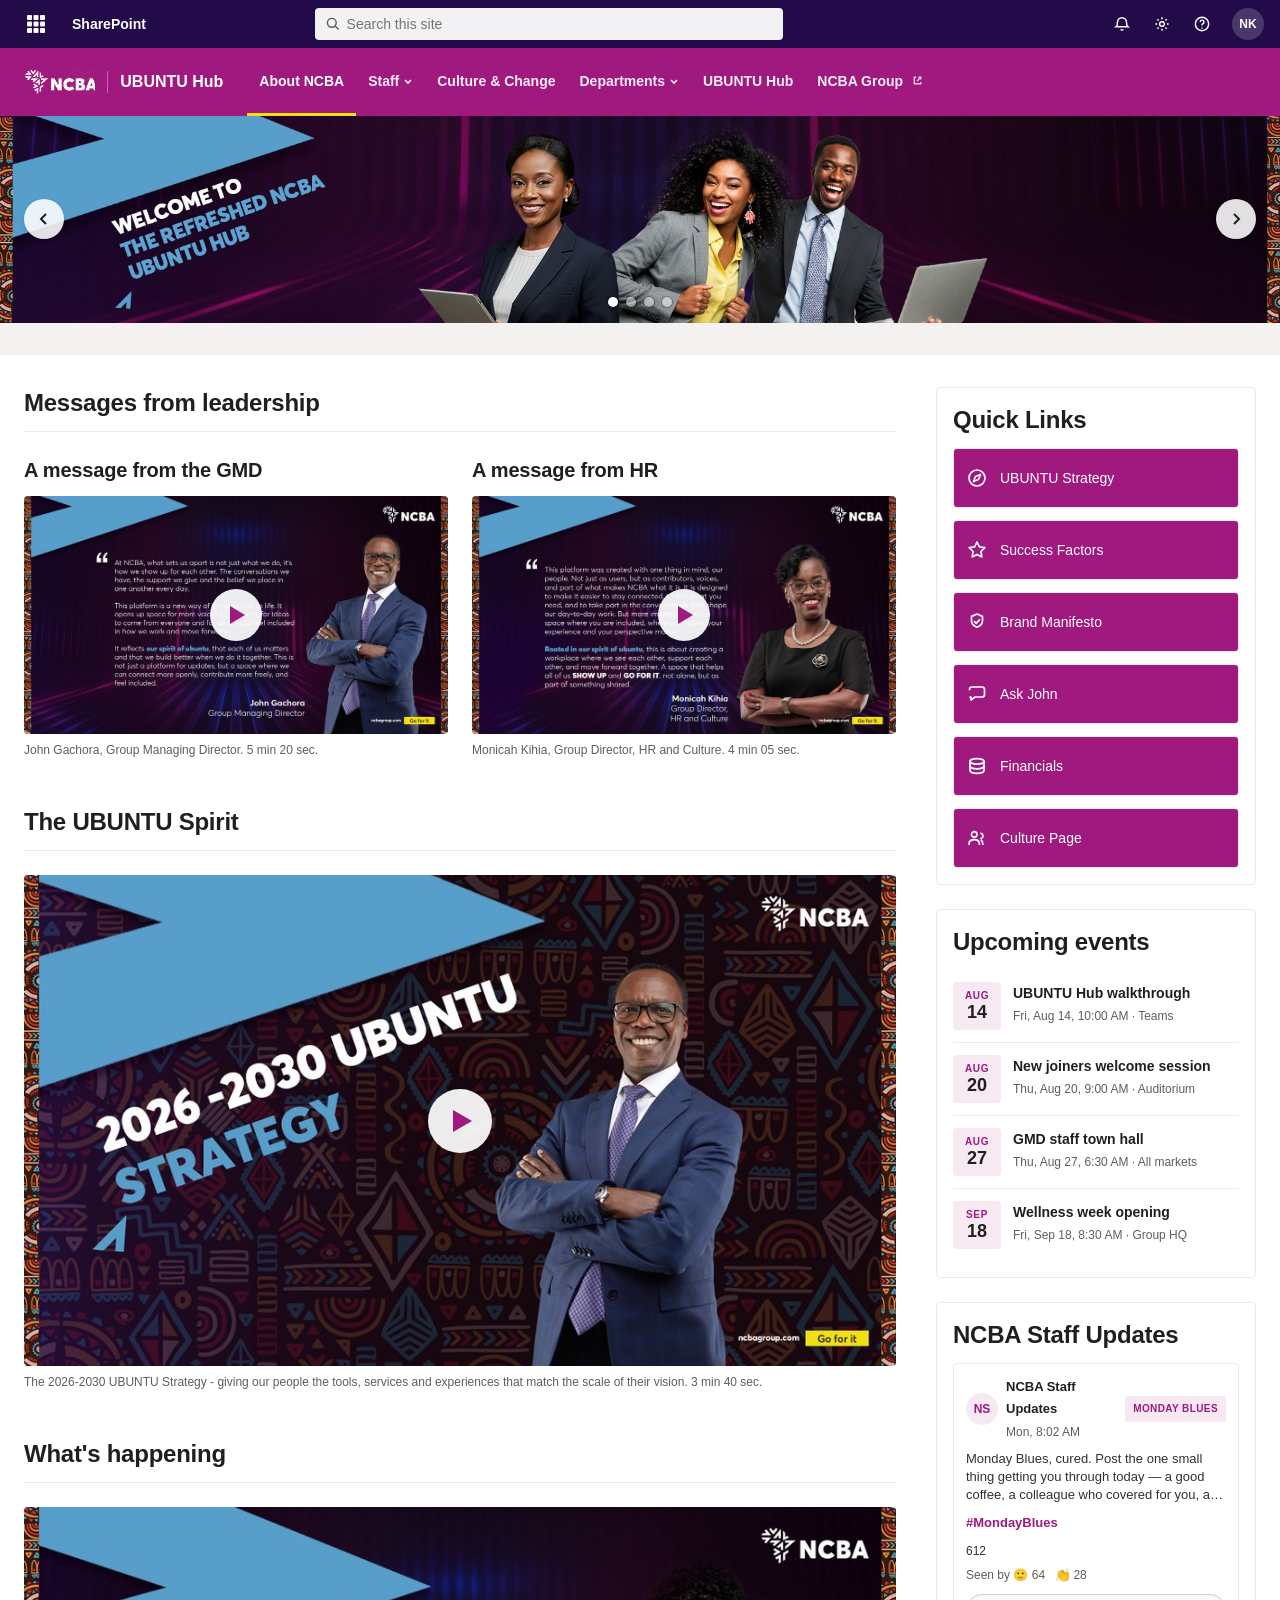
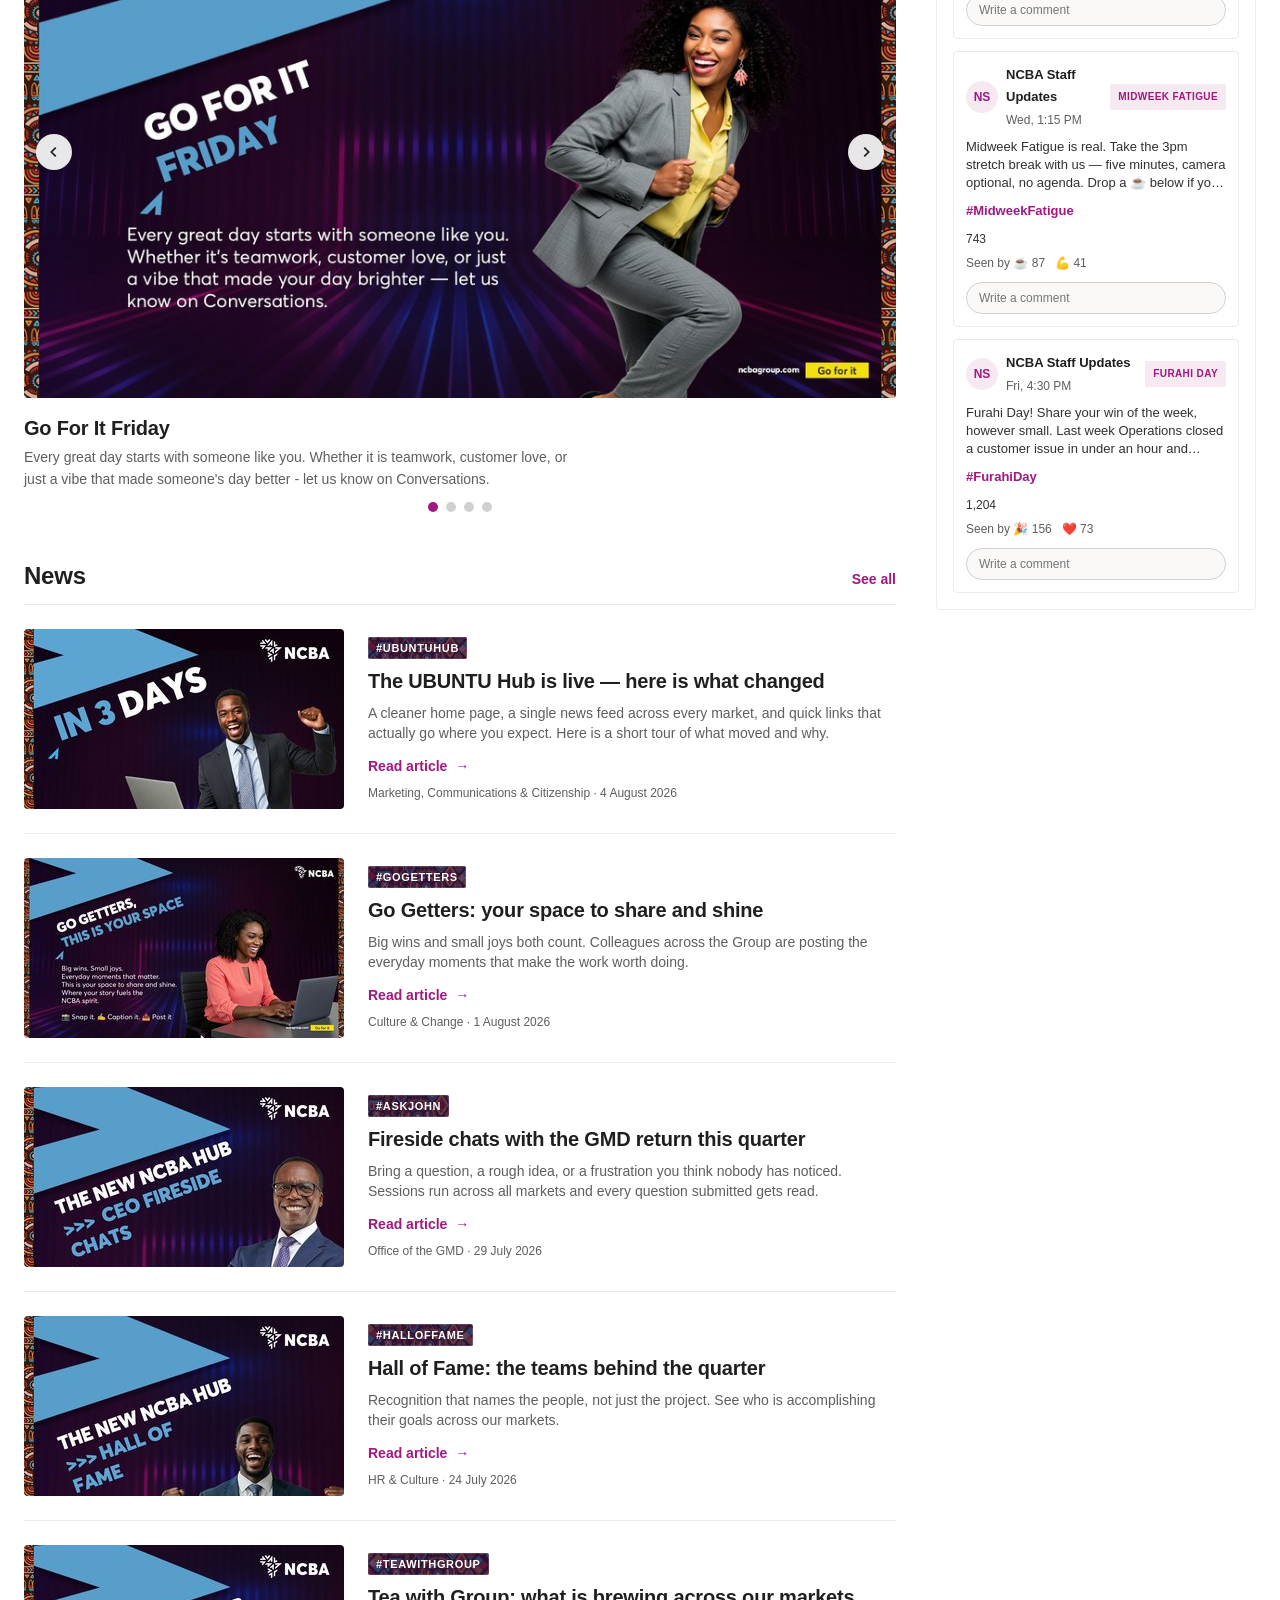
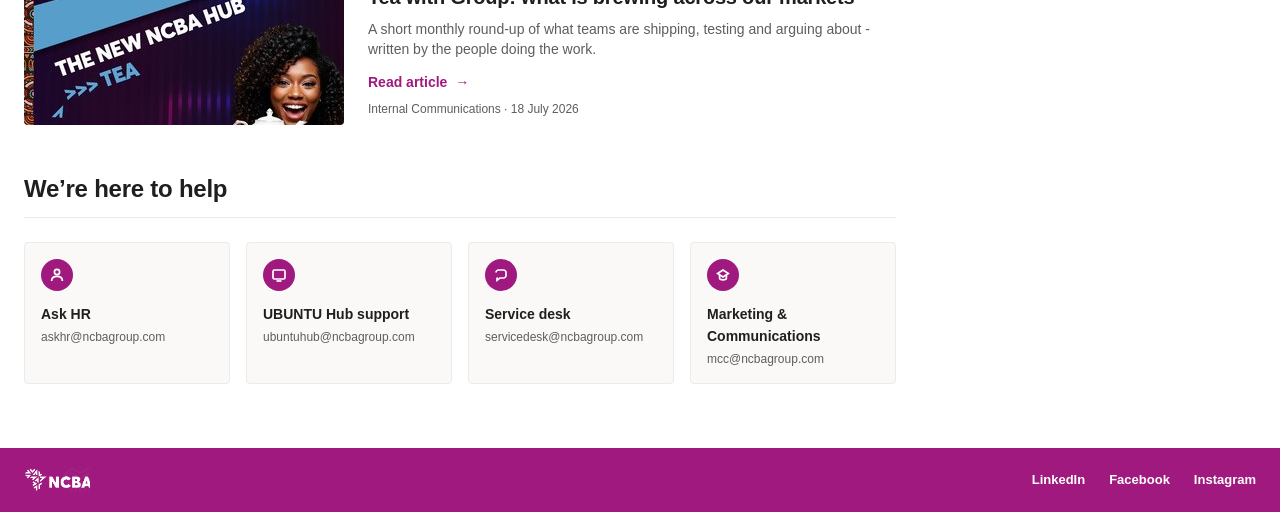
<file: index.html>
<!DOCTYPE html>
<html lang="en">
<head>
<meta charset="utf-8">
<meta name="viewport" content="width=device-width, initial-scale=1">
<title>NCBA Group | UBUNTU Hub</title>
<link rel="stylesheet" href="assets/css/ncba.css">
</head>
<body>

<a class="skip" href="#main">Skip to main content</a>

<!-- ============================ SUITE BAR ============================ -->
<div class="suitebar">
  <a class="suitebar__waffle" href="#main" aria-label="App launcher">
    <svg width="20" height="20" viewBox="0 0 20 20" fill="currentColor" aria-hidden="true">
      <rect x="1" y="1" width="5" height="5" rx="1"/><rect x="7.5" y="1" width="5" height="5" rx="1"/><rect x="14" y="1" width="5" height="5" rx="1"/>
      <rect x="1" y="7.5" width="5" height="5" rx="1"/><rect x="7.5" y="7.5" width="5" height="5" rx="1"/><rect x="14" y="7.5" width="5" height="5" rx="1"/>
      <rect x="1" y="14" width="5" height="5" rx="1"/><rect x="7.5" y="14" width="5" height="5" rx="1"/><rect x="14" y="14" width="5" height="5" rx="1"/>
    </svg>
  </a>
  <a class="suitebar__app" href="index.html">SharePoint</a>
  <div class="suitebar__search">
    <svg viewBox="0 0 20 20" fill="none" stroke="currentColor" stroke-width="1.8" aria-hidden="true">
      <circle cx="8.5" cy="8.5" r="5.5"/><path d="M12.8 12.8 17 17"/>
    </svg>
    <label class="visually-hidden" for="q">Search this site</label>
    <input id="q" type="search" placeholder="Search this site">
  </div>
  <div class="suitebar__right">
    <a class="suitebar__icon" href="#main" aria-label="Notifications">
      <svg width="18" height="18" viewBox="0 0 20 20" fill="none" stroke="currentColor" stroke-width="1.6" aria-hidden="true">
        <path d="M5 8a5 5 0 0 1 10 0c0 4 1.5 5 1.5 5h-13S5 12 5 8Z"/><path d="M8.5 16a1.8 1.8 0 0 0 3 0"/>
      </svg>
    </a>
    <a class="suitebar__icon" href="#main" aria-label="Settings">
      <svg width="18" height="18" viewBox="0 0 20 20" fill="none" stroke="currentColor" stroke-width="1.6" aria-hidden="true">
        <circle cx="10" cy="10" r="2.6"/><path d="M10 2.6v2M10 15.4v2M2.6 10h2M15.4 10h2M4.8 4.8l1.4 1.4M13.8 13.8l1.4 1.4M15.2 4.8l-1.4 1.4M6.2 13.8l-1.4 1.4"/>
      </svg>
    </a>
    <a class="suitebar__icon" href="#help" aria-label="Help">
      <svg width="18" height="18" viewBox="0 0 20 20" fill="none" stroke="currentColor" stroke-width="1.6" aria-hidden="true">
        <circle cx="10" cy="10" r="7.4"/><path d="M8 7.8a2.1 2.1 0 1 1 2.8 2c-.6.3-.8.8-.8 1.4v.4"/><circle cx="10" cy="14.4" r=".8" fill="currentColor" stroke="none"/>
      </svg>
    </a>
    <span class="suitebar__avatar" aria-hidden="true">NK</span>
  </div>
</div>

<!-- ============================ SITE HEADER ============================ -->
<header class="sitehead">
  <a class="sitehead__brand" href="index.html">
    <img src="assets/img/ncba-logo-white.png" alt="NCBA" width="71" height="26">
    <span class="sitehead__title">UBUNTU Hub</span>
  </a>
  <nav class="sitehead__nav" aria-label="Main">
    <ul>
      <li><a class="is-active" href="#main" aria-current="page">About NCBA</a></li>
      <li class="has-menu">
        <a href="staff.html">Staff
          <svg class="caret" viewBox="0 0 10 10" fill="none" stroke="currentColor" stroke-width="1.6" aria-hidden="true"><path d="m2 4 3 3 3-3"/></svg>
        </a>
        <ul class="menu">
          <li><a href="staff.html#existing-staff">Existing Staff</a></li>
          <li><a href="staff.html#new-staff">New Staff</a></li>
        </ul>
      </li>
      <li><a href="#news">Culture &amp; Change</a></li>
      <li class="has-menu">
        <a href="kenya-mcc.html">Departments
          <svg class="caret" viewBox="0 0 10 10" fill="none" stroke="currentColor" stroke-width="1.6" aria-hidden="true"><path d="m2 4 3 3 3-3"/></svg>
        </a>
        <ul class="menu">
          <li><a href="kenya-mcc.html">MCC</a></li>
          <li><a href="kenya-strategy.html">Strategy</a></li>
          <li><a href="kenya-hr.html">Human Resources</a></li>
          <li><a href="ubuntu-hub.html">UBUNTU Hub</a></li>
        </ul>
      </li>
      <li><a href="ubuntu-hub.html">UBUNTU Hub</a></li>
      <li><a class="is-external" href="https://ncbagroup.com/" target="_blank" rel="noopener noreferrer">NCBA Group<svg class="ext" viewBox="0 0 12 12" fill="none" stroke="currentColor" stroke-width="1.5" aria-hidden="true"><path d="M4.5 2.5H2.5v7h7v-2M7 2.5h2.5V5M9.5 2.5 5.5 6.5"/></svg><span class="visually-hidden"> (opens in a new tab)</span></a></li>
    </ul>
  </nav>
</header>

<!-- ============================ HERO SLIDER (full bleed) ============================ -->
<section class="hero heroslider" data-carousel aria-roledescription="carousel" aria-label="NCBA UBUNTU Hub banners">
  <div class="heroslider__viewport">
    <div class="heroslider__track" data-track>
      <figure class="heroslider__slide">
        <img class="hero__img" src="assets/img/hero/hero-slide-1.jpg" alt="Welcome to the refreshed NCBA UBUNTU Hub" width="1920" height="310">
      </figure>
      <figure class="heroslider__slide">
        <img class="hero__img" src="assets/img/hero/hero-slide-2.jpg" alt="NCBA colleagues at the UBUNTU Hub launch" width="1920" height="310">
      </figure>
      <figure class="heroslider__slide">
        <img class="hero__img" src="assets/img/hero/hero-slide-3.jpg" alt="Moments from across NCBA Group" width="1920" height="310">
      </figure>
      <figure class="heroslider__slide">
        <img class="hero__img" src="assets/img/hero/hero-slide-4.jpg" alt="Welcome to the refreshed NCBA UBUNTU Hub" width="1920" height="310">
      </figure>
    </div>
    <button class="heroslider__btn heroslider__btn--prev" data-prev type="button" aria-label="Previous banner">
      <svg width="16" height="16" viewBox="0 0 16 16" fill="none" stroke="currentColor" stroke-width="2" aria-hidden="true"><path d="m10 3-5 5 5 5"/></svg>
    </button>
    <button class="heroslider__btn heroslider__btn--next" data-next type="button" aria-label="Next banner">
      <svg width="16" height="16" viewBox="0 0 16 16" fill="none" stroke="currentColor" stroke-width="2" aria-hidden="true"><path d="m6 3 5 5-5 5"/></svg>
    </button>
    <div class="heroslider__dots" data-dots></div>
  </div>
  <h1 class="visually-hidden">Welcome to the NCBA UBUNTU Hub</h1>
</section>

<!-- ============================ PAGE ============================ -->
<div class="canvas">
  <div class="grid">

  <!-- ------------------------- MAIN COLUMN ------------------------- -->
  <main class="col-main" id="main">

    <section class="section">
      <div class="section__head">
        <h2>Messages from leadership</h2>
      </div>
      <div class="twoup">
        <div class="twoup__col">
          <h3 class="twoup__title">A message from the GMD</h3>
          <a class="media media--video" href="article.html">
            <img class="media__img" src="assets/img/media/gmd-quote.jpg" alt="John Gachora, Group Managing Director, on the UBUNTU Hub" width="940" height="529">
            <span class="media__play" aria-hidden="true"></span>
          </a>
          <p class="media__cap">John Gachora, Group Managing Director. 5 min 20 sec.</p>
        </div>
        <div class="twoup__col">
          <h3 class="twoup__title">A message from HR</h3>
          <a class="media media--video" href="article.html">
            <img class="media__img" src="assets/img/media/monica-quote.jpg" alt="Monicah Kihia, Group Director HR and Culture, on the UBUNTU Hub" width="940" height="529">
            <span class="media__play" aria-hidden="true"></span>
          </a>
          <p class="media__cap">Monicah Kihia, Group Director, HR and Culture. 4 min 05 sec.</p>
        </div>
      </div>
    </section>

    <section class="section">
      <div class="section__head">
        <h2>The UBUNTU Spirit</h2>
      </div>
      <a class="media media--video" href="article.html">
        <img class="media__img" src="assets/img/media/ubuntu-spirit.jpg" alt="Play the 2026-2030 UBUNTU Strategy film" width="940" height="529">
        <span class="media__play" aria-hidden="true"></span>
      </a>
      <p class="media__cap">The 2026-2030 UBUNTU Strategy - giving our people the tools, services and experiences that match the scale of their vision. 3 min 40 sec.</p>
    </section>

    <section class="section">
      <div class="section__head">
        <h2>What's happening</h2>
      </div>
      <div class="carousel" data-carousel aria-roledescription="carousel" aria-label="NCBA updates">
        <div class="carousel__viewport">
          <div class="carousel__track" data-track>

            <figure class="carousel__slide" data-title="Go For It Friday" data-text="Every great day starts with someone like you. Whether it is teamwork, customer love, or just a vibe that made someone's day better - let us know on Conversations.">
              <img class="media__img" src="assets/img/media/upd-friday.jpg" alt="Go For It Friday" width="940" height="529">
            </figure>

            <figure class="carousel__slide" data-title="Upcoming webinars" data-text="Short sessions you can join from your desk. Bookable through the events calendar, recorded for anyone who cannot make the live slot.">
              <img class="media__img" src="assets/img/media/upd-webinars.jpg" alt="Upcoming webinars" width="940" height="529">
            </figure>

            <figure class="carousel__slide" data-title="Chat with HR" data-text="Open desk hours with the HR team. Bring a question about leave, pay, development or anything you have been meaning to ask.">
              <img class="media__img" src="assets/img/media/upd-hrchat.jpg" alt="Chat with HR" width="940" height="529">
            </figure>

            <figure class="carousel__slide" data-title="Check out last week's events" data-text="Photographs from across the Group - what we got up to, who was there, and what is coming next.">
              <img class="media__img" src="assets/img/media/upd-events.jpg" alt="Check out last week's events" width="940" height="529">
            </figure>

          </div>
          <button class="carousel__btn carousel__btn--prev" data-prev type="button" aria-label="Previous slide">
            <svg width="14" height="14" viewBox="0 0 16 16" fill="none" stroke="currentColor" stroke-width="2" aria-hidden="true"><path d="m10 3-5 5 5 5"/></svg>
          </button>
          <button class="carousel__btn carousel__btn--next" data-next type="button" aria-label="Next slide">
            <svg width="14" height="14" viewBox="0 0 16 16" fill="none" stroke="currentColor" stroke-width="2" aria-hidden="true"><path d="m6 3 5 5-5 5"/></svg>
          </button>
        </div>
        <div class="carousel__cap" data-cap aria-live="polite">
          <h3></h3>
          <p></p>
        </div>
        <div class="carousel__dots" data-dots></div>
      </div>
    </section>

    <section class="section" id="news">
      <div class="section__head">
        <h2>News</h2>
        <a class="section__all" href="article.html">See all</a>
      </div>
      <div class="loop">

        <article class="loop__item">
          <a class="loop__media" href="article.html">
            <img class="loop__img" src="assets/img/loop/loop-teaser.jpg" alt="The refreshed NCBA UBUNTU Hub" width="320" height="180">
          </a>
          <div class="loop__body">
            <span class="chip">#UBUNTUHub</span>
            <h3 class="loop__title"><a href="article.html">The UBUNTU Hub is live &mdash; here is what changed</a></h3>
            <p class="loop__excerpt">A cleaner home page, a single news feed across every market, and quick links that actually go where you expect. Here is a short tour of what moved and why.</p>
            <a class="loop__more" href="article.html">Read article <span aria-hidden="true">&rarr;</span></a>
            <p class="loop__meta">Marketing, Communications &amp; Citizenship &middot; 4 August 2026</p>
          </div>
        </article>

        <article class="loop__item">
          <a class="loop__media" href="article.html">
            <img class="loop__img" src="assets/img/loop/loop-gogetters.jpg" alt="Go Getters, this is your space" width="320" height="180">
          </a>
          <div class="loop__body">
            <span class="chip">#GoGetters</span>
            <h3 class="loop__title"><a href="article.html">Go Getters: your space to share and shine</a></h3>
            <p class="loop__excerpt">Big wins and small joys both count. Colleagues across the Group are posting the everyday moments that make the work worth doing.</p>
            <a class="loop__more" href="article.html">Read article <span aria-hidden="true">&rarr;</span></a>
            <p class="loop__meta">Culture &amp; Change &middot; 1 August 2026</p>
          </div>
        </article>

        <article class="loop__item">
          <a class="loop__media" href="article.html">
            <img class="loop__img" src="assets/img/loop/loop-fireside.jpg" alt="CEO fireside chats" width="320" height="180">
          </a>
          <div class="loop__body">
            <span class="chip">#AskJohn</span>
            <h3 class="loop__title"><a href="article.html">Fireside chats with the GMD return this quarter</a></h3>
            <p class="loop__excerpt">Bring a question, a rough idea, or a frustration you think nobody has noticed. Sessions run across all markets and every question submitted gets read.</p>
            <a class="loop__more" href="article.html">Read article <span aria-hidden="true">&rarr;</span></a>
            <p class="loop__meta">Office of the GMD &middot; 29 July 2026</p>
          </div>
        </article>

        <article class="loop__item">
          <a class="loop__media" href="article.html">
            <img class="loop__img" src="assets/img/loop/loop-halloffame.jpg" alt="Hall of Fame" width="320" height="180">
          </a>
          <div class="loop__body">
            <span class="chip">#HallOfFame</span>
            <h3 class="loop__title"><a href="article.html">Hall of Fame: the teams behind the quarter</a></h3>
            <p class="loop__excerpt">Recognition that names the people, not just the project. See who is accomplishing their goals across our markets.</p>
            <a class="loop__more" href="article.html">Read article <span aria-hidden="true">&rarr;</span></a>
            <p class="loop__meta">HR &amp; Culture &middot; 24 July 2026</p>
          </div>
        </article>

        <article class="loop__item">
          <a class="loop__media" href="article.html">
            <img class="loop__img" src="assets/img/loop/loop-tea.jpg" alt="Tea with Group" width="320" height="180">
          </a>
          <div class="loop__body">
            <span class="chip">#TeaWithGroup</span>
            <h3 class="loop__title"><a href="article.html">Tea with Group: what is brewing across our markets</a></h3>
            <p class="loop__excerpt">A short monthly round-up of what teams are shipping, testing and arguing about - written by the people doing the work.</p>
            <a class="loop__more" href="article.html">Read article <span aria-hidden="true">&rarr;</span></a>
            <p class="loop__meta">Internal Communications &middot; 18 July 2026</p>
          </div>
        </article>

      </div>
    </section>

    <section class="section" id="help">
      <div class="section__head">
        <h2>We&rsquo;re here to help</h2>
      </div>
      <div class="help__grid">

        <div class="help__card">
          <span class="help__icon" aria-hidden="true">
            <svg viewBox="0 0 16 16" fill="none" stroke="currentColor" stroke-width="1.7"><circle cx="8" cy="5" r="2.6"/><path d="M2.6 14c0-3 2.4-4.6 5.4-4.6s5.4 1.6 5.4 4.6"/></svg>
          </span>
          <span class="help__team">Ask HR</span>
          <p class="help__addr">askhr@ncbagroup.com</p>
        </div>

        <div class="help__card">
          <span class="help__icon" aria-hidden="true">
            <svg viewBox="0 0 16 16" fill="none" stroke="currentColor" stroke-width="1.7"><rect x="2" y="3" width="12" height="9" rx="1.4"/><path d="M5.5 14h5"/></svg>
          </span>
          <span class="help__team">UBUNTU Hub support</span>
          <p class="help__addr">ubuntuhub@ncbagroup.com</p>
        </div>

        <div class="help__card">
          <span class="help__icon" aria-hidden="true">
            <svg viewBox="0 0 16 16" fill="none" stroke="currentColor" stroke-width="1.7"><path d="M3 5.5A2.5 2.5 0 0 1 5.5 3h5A2.5 2.5 0 0 1 13 5.5v3A2.5 2.5 0 0 1 10.5 11H7l-3 2.2V11h-.5"/></svg>
          </span>
          <span class="help__team">Service desk</span>
          <p class="help__addr">servicedesk@ncbagroup.com</p>
        </div>

        <div class="help__card">
          <span class="help__icon" aria-hidden="true">
            <svg viewBox="0 0 16 16" fill="none" stroke="currentColor" stroke-width="1.7"><path d="M2.6 6.5 8 3l5.4 3.5L8 10 2.6 6.5Z"/><path d="M4.6 8v3.2c0 .8 1.5 1.6 3.4 1.6s3.4-.8 3.4-1.6V8"/></svg>
          </span>
          <span class="help__team">Marketing &amp; Communications</span>
          <p class="help__addr">mcc@ncbagroup.com</p>
        </div>

      </div>
    </section>

  </main>

  <!-- ------------------------- RIGHT RAIL ------------------------- -->
  <aside class="col-rail" aria-label="Group resources">

    <section class="widget">
      <h2 class="widget__title">Quick Links</h2>
      <ul class="qlinks">
        <li><a href="ubuntu-hub.html">
          <span class="qlinks__icon" aria-hidden="true"><svg viewBox="0 0 22 22" fill="none" stroke="currentColor" stroke-width="1.7" stroke-linecap="round" stroke-linejoin="round" aria-hidden="true"><circle cx="11" cy="11" r="8"/><path d="m14.5 7.5-2 5-5 2 2-5z"/></svg></span>
          <span class="qlinks__label">UBUNTU Strategy</span></a></li>
        <li><a href="#main">
          <span class="qlinks__icon" aria-hidden="true"><svg viewBox="0 0 22 22" fill="none" stroke="currentColor" stroke-width="1.7" stroke-linecap="round" stroke-linejoin="round" aria-hidden="true"><path d="m11 3 2.4 4.9 5.4.8-3.9 3.8.9 5.4L11 15.4 6.2 17.9l.9-5.4L3.2 8.7l5.4-.8z"/></svg></span>
          <span class="qlinks__label">Success Factors</span></a></li>
        <li><a href="ubuntu-hub.html#manifesto">
          <span class="qlinks__icon" aria-hidden="true"><svg viewBox="0 0 22 22" fill="none" stroke="currentColor" stroke-width="1.7" stroke-linecap="round" stroke-linejoin="round" aria-hidden="true"><path d="M11 3l5.5 2.4v4.2c0 3.4-2.2 5.6-5.5 6.6-3.3-1-5.5-3.2-5.5-6.6V5.4z"/><path d="m8.6 10.6 1.7 1.7 3.1-3.4"/></svg></span>
          <span class="qlinks__label">Brand Manifesto</span></a></li>
        <li><a href="connect-with-john.html">
          <span class="qlinks__icon" aria-hidden="true"><svg viewBox="0 0 22 22" fill="none" stroke="currentColor" stroke-width="1.7" stroke-linecap="round" stroke-linejoin="round" aria-hidden="true"><path d="M3.5 6.5A2.5 2.5 0 0 1 6 4h10a2.5 2.5 0 0 1 2.5 2.5v5A2.5 2.5 0 0 1 16 14H9l-4 3v-3h-1"/></svg></span>
          <span class="qlinks__label">Ask John</span></a></li>
        <li><a href="#main">
          <span class="qlinks__icon" aria-hidden="true"><svg viewBox="0 0 22 22" fill="none" stroke="currentColor" stroke-width="1.7" stroke-linecap="round" stroke-linejoin="round" aria-hidden="true"><ellipse cx="11" cy="6.4" rx="7" ry="2.8"/><path d="M4 6.4v9.2c0 1.55 3.13 2.8 7 2.8s7-1.25 7-2.8V6.4"/><path d="M4 11c0 1.55 3.13 2.8 7 2.8s7-1.25 7-2.8"/></svg></span>
          <span class="qlinks__label">Financials</span></a></li>
        <li><a href="#main">
          <span class="qlinks__icon" aria-hidden="true"><svg viewBox="0 0 22 22" fill="none" stroke="currentColor" stroke-width="1.7" stroke-linecap="round" stroke-linejoin="round" aria-hidden="true"><circle cx="8.2" cy="7.4" r="2.7"/><path d="M3 17.2c0-2.9 2.3-4.5 5.2-4.5s5.2 1.6 5.2 4.5"/><path d="M15 6.3a2.7 2.7 0 0 1 0 5.2M16.8 17.2c0-1.8-.5-3.1-1.5-4"/></svg></span>
          <span class="qlinks__label">Culture Page</span></a></li>
      </ul>
    </section>
    <section class="widget" id="events">
      <h2 class="widget__title">Upcoming events</h2>
      <ul class="events">
        <li>
          <span class="events__date"><span class="events__mon">Aug</span><span class="events__day">14</span></span>
          <span class="events__body">
            <a class="events__title" href="ubuntu-hub.html">UBUNTU Hub walkthrough</a>
            <span class="events__when">Fri, Aug 14, 10:00 AM &middot; Teams</span>
          </span>
        </li>
        <li>
          <span class="events__date"><span class="events__mon">Aug</span><span class="events__day">20</span></span>
          <span class="events__body">
            <a class="events__title" href="staff.html#new-staff">New joiners welcome session</a>
            <span class="events__when">Thu, Aug 20, 9:00 AM &middot; Auditorium</span>
          </span>
        </li>
        <li>
          <span class="events__date"><span class="events__mon">Aug</span><span class="events__day">27</span></span>
          <span class="events__body">
            <a class="events__title" href="connect-with-john.html">GMD staff town hall</a>
            <span class="events__when">Thu, Aug 27, 6:30 AM &middot; All markets</span>
          </span>
        </li>
        <li>
          <span class="events__date"><span class="events__mon">Sep</span><span class="events__day">18</span></span>
          <span class="events__body">
            <a class="events__title" href="kenya-hr.html">Wellness week opening</a>
            <span class="events__when">Fri, Sep 18, 8:30 AM &middot; Group HQ</span>
          </span>
        </li>
      </ul>
    </section>
    <section class="widget">
      <h2 class="widget__title">NCBA Staff Updates</h2>
      <div class="feed">
        <article class="feed__item">
          <div class="feed__head">
            <span class="feed__avatar" aria-hidden="true">NS</span>
            <span class="feed__who">
              <span class="feed__author">NCBA Staff Updates</span>
              <span class="feed__meta">Mon, 8:02 AM</span>
            </span>
            <span class="feed__badge">Monday Blues</span>
          </div>
          <p class="feed__text">Monday Blues, cured. Post the one small thing getting you through today — a good coffee, a colleague who covered for you, a playlist. Best three get a shout-out on Furahi Day.</p>
          <a class="feed__tag" href="article.html">#MondayBlues</a>
          <span class="feed__react" aria-hidden="true">612</span>
          <span class="feed__views">Seen by &#128578; 64 &nbsp; &#128079; 28</span>
          <label class="visually-hidden" for="c1">Comment on this update</label>
          <input class="feed__comment" id="c1" type="text" placeholder="Write a comment">
        </article>
        <article class="feed__item">
          <div class="feed__head">
            <span class="feed__avatar" aria-hidden="true">NS</span>
            <span class="feed__who">
              <span class="feed__author">NCBA Staff Updates</span>
              <span class="feed__meta">Wed, 1:15 PM</span>
            </span>
            <span class="feed__badge">Midweek Fatigue</span>
          </div>
          <p class="feed__text">Midweek Fatigue is real. Take the 3pm stretch break with us — five minutes, camera optional, no agenda. Drop a &#9749; below if you are joining.</p>
          <a class="feed__tag" href="article.html">#MidweekFatigue</a>
          <span class="feed__react" aria-hidden="true">743</span>
          <span class="feed__views">Seen by &#9749; 87 &nbsp; &#128170; 41</span>
          <label class="visually-hidden" for="c2">Comment on this update</label>
          <input class="feed__comment" id="c2" type="text" placeholder="Write a comment">
        </article>
        <article class="feed__item">
          <div class="feed__head">
            <span class="feed__avatar" aria-hidden="true">NS</span>
            <span class="feed__who">
              <span class="feed__author">NCBA Staff Updates</span>
              <span class="feed__meta">Fri, 4:30 PM</span>
            </span>
            <span class="feed__badge">Furahi Day</span>
          </div>
          <p class="feed__text">Furahi Day! Share your win of the week, however small. Last week Operations closed a customer issue in under an hour and nobody outside the floor heard about it. Let us fix that.</p>
          <a class="feed__tag" href="article.html">#FurahiDay</a>
          <span class="feed__react" aria-hidden="true">1,204</span>
          <span class="feed__views">Seen by &#127881; 156 &nbsp; &#10084;&#65039; 73</span>
          <label class="visually-hidden" for="c3">Comment on this update</label>
          <input class="feed__comment" id="c3" type="text" placeholder="Write a comment">
        </article>
      </div>
    </section>

  </aside>
  </div>
</div>

<!-- ============================ FOOTER ============================ -->
<footer class="sitefoot">
  <div class="sitefoot__inner">
    <a class="sitefoot__brand" href="index.html">
      <img src="assets/img/ncba-logo-white.png" alt="NCBA" width="66" height="24">
    </a>
    <nav class="sitefoot__social" aria-label="Social">
      <a href="#main">LinkedIn</a>
      <a href="#main">Facebook</a>
      <a href="#main">Instagram</a>
    </nav>
  </div>
</footer>

<script>
/* Minimal vanilla carousel. Binds to every [data-carousel] on the page. */
(function () {
  Array.prototype.forEach.call(document.querySelectorAll('[data-carousel]'), function (root) {
    var track = root.querySelector('[data-track]');
    if (!track) return;
    var slides = Array.prototype.slice.call(track.children);
    var dots = root.querySelector('[data-dots]');
    var cap = root.querySelector('[data-cap]');
    var i = 0;

    slides.forEach(function (s, n) {
      if (!dots) return;
      var b = document.createElement('button');
      b.className = 'carousel__dot';
      b.type = 'button';
      b.setAttribute('aria-label', 'Go to slide ' + (n + 1));
      b.addEventListener('click', function () { go(n); });
      dots.appendChild(b);
    });

    function go(n) {
      i = (n + slides.length) % slides.length;
      track.style.transform = 'translateX(' + (-100 * i) + '%)';
      if (cap) {
        cap.querySelector('h3').textContent = slides[i].getAttribute('data-title') || '';
        cap.querySelector('p').textContent = slides[i].getAttribute('data-text') || '';
      }
      slides.forEach(function (s, k) { s.setAttribute('aria-hidden', k !== i); });
      if (dots) Array.prototype.forEach.call(dots.children, function (d, k) {
        d.classList.toggle('is-current', k === i);
      });
    }

    var p = root.querySelector('[data-prev]'), nx = root.querySelector('[data-next]');
    if (p) p.addEventListener('click', function () { go(i - 1); });
    if (nx) nx.addEventListener('click', function () { go(i + 1); });
    go(0);
  });
})();
</script>

</body>
</html>
</file>
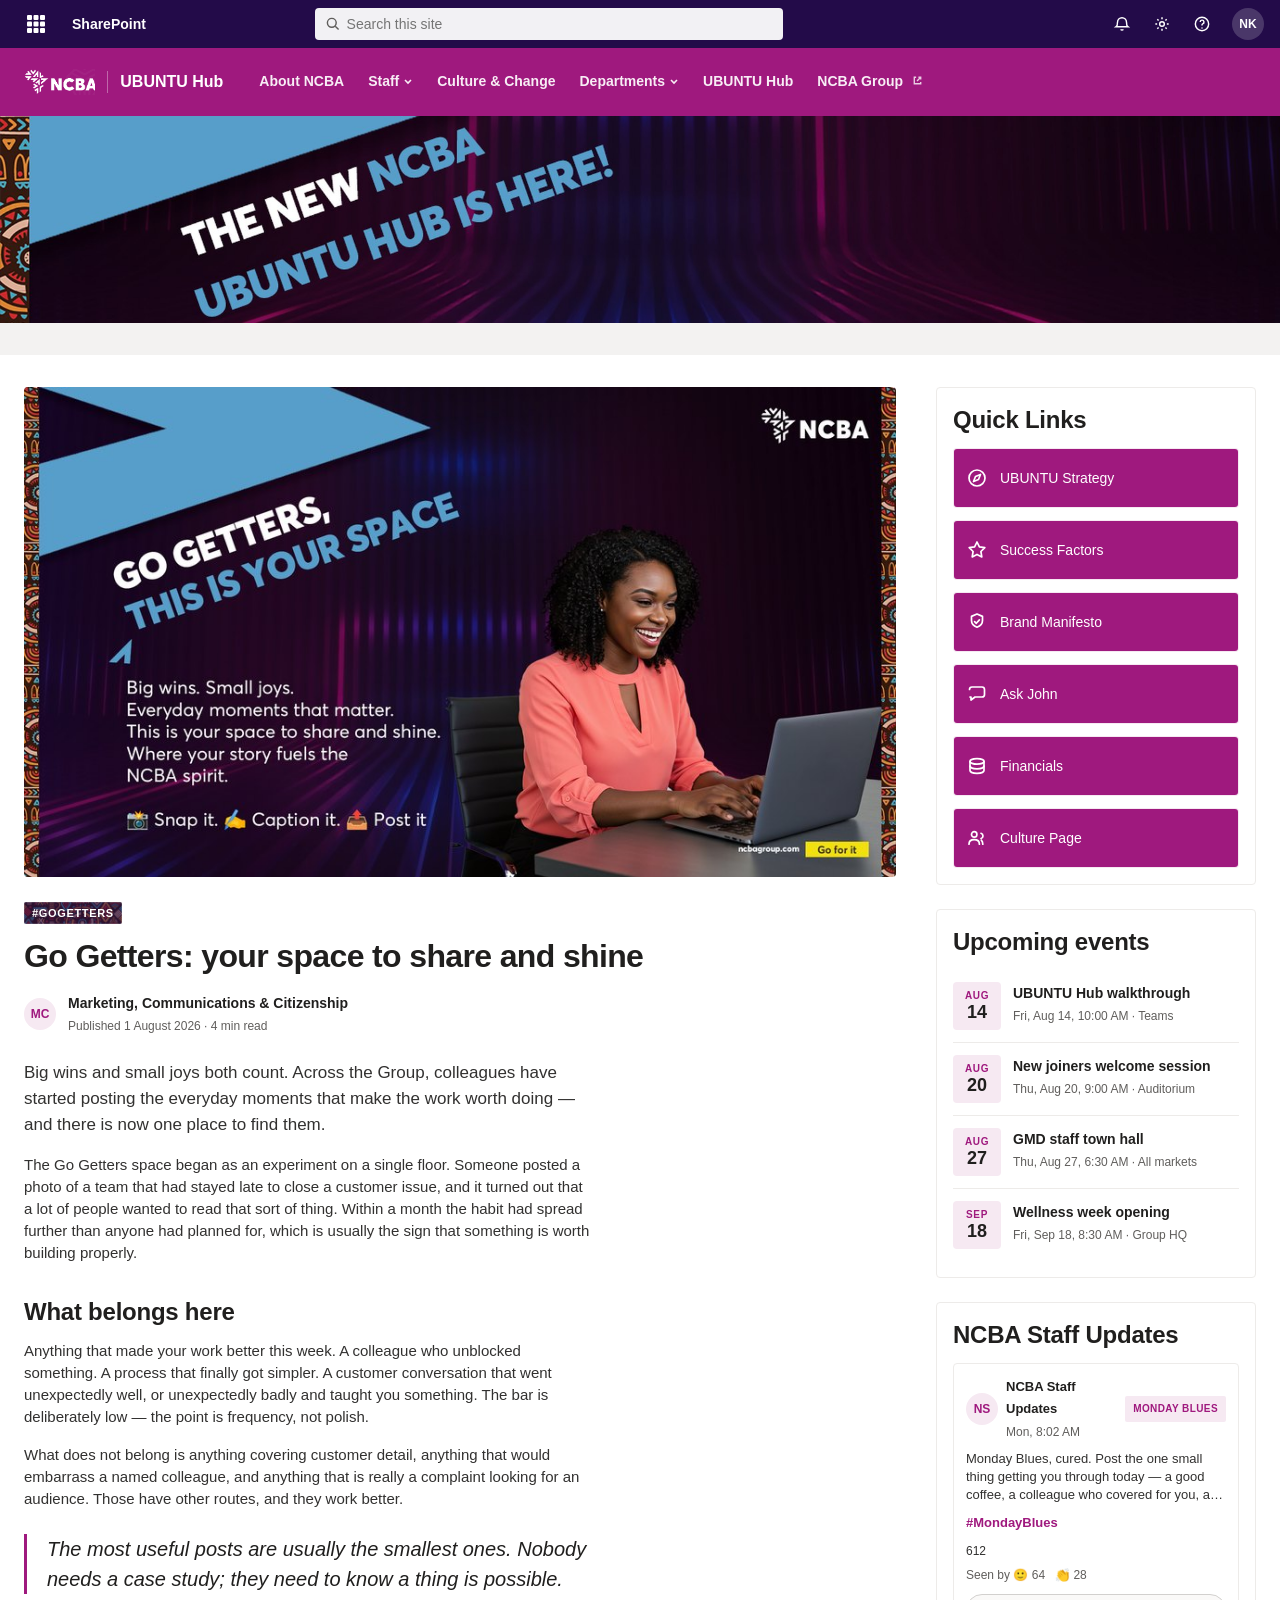
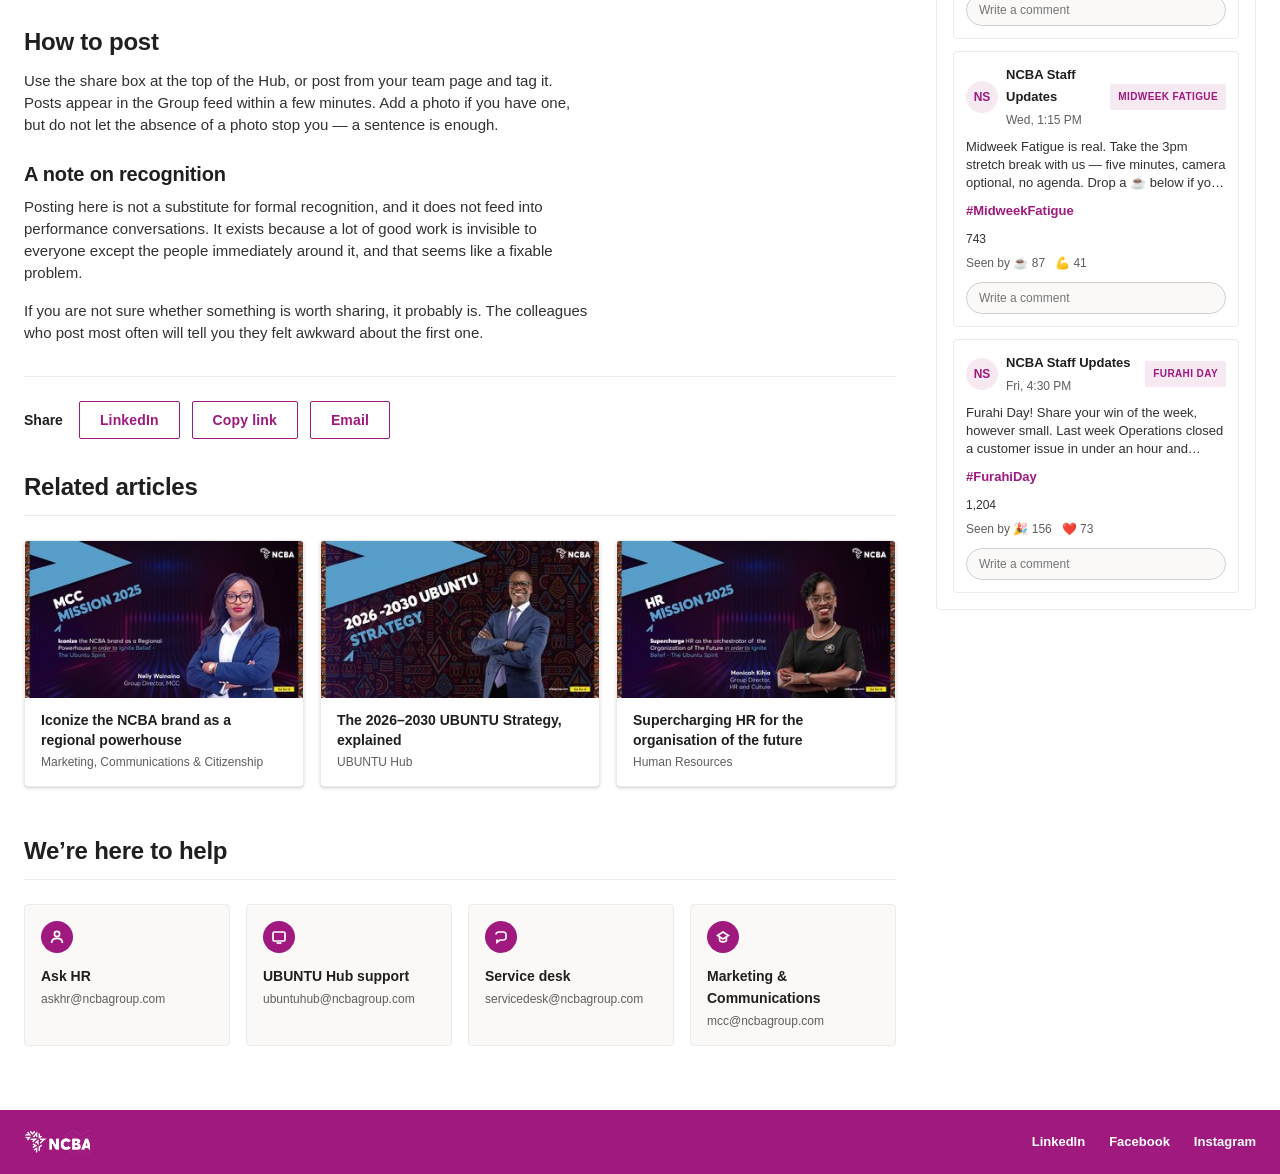
<file: article.html>
<!DOCTYPE html>
<html lang="en">
<head>
<meta charset="utf-8">
<meta name="viewport" content="width=device-width, initial-scale=1">
<title>Go Getters: your space to share and shine | NCBA UBUNTU Hub</title>
<link rel="stylesheet" href="assets/css/ncba.css">
</head>
<body>

<a class="skip" href="#main">Skip to main content</a>

<!-- ============================ SUITE BAR ============================ -->
<div class="suitebar">
  <a class="suitebar__waffle" href="#main" aria-label="App launcher">
    <svg width="20" height="20" viewBox="0 0 20 20" fill="currentColor" aria-hidden="true">
      <rect x="1" y="1" width="5" height="5" rx="1"/><rect x="7.5" y="1" width="5" height="5" rx="1"/><rect x="14" y="1" width="5" height="5" rx="1"/>
      <rect x="1" y="7.5" width="5" height="5" rx="1"/><rect x="7.5" y="7.5" width="5" height="5" rx="1"/><rect x="14" y="7.5" width="5" height="5" rx="1"/>
      <rect x="1" y="14" width="5" height="5" rx="1"/><rect x="7.5" y="14" width="5" height="5" rx="1"/><rect x="14" y="14" width="5" height="5" rx="1"/>
    </svg>
  </a>
  <a class="suitebar__app" href="index.html">SharePoint</a>
  <div class="suitebar__search">
    <svg viewBox="0 0 20 20" fill="none" stroke="currentColor" stroke-width="1.8" aria-hidden="true">
      <circle cx="8.5" cy="8.5" r="5.5"/><path d="M12.8 12.8 17 17"/>
    </svg>
    <label class="visually-hidden" for="q">Search this site</label>
    <input id="q" type="search" placeholder="Search this site">
  </div>
  <div class="suitebar__right">
    <a class="suitebar__icon" href="#main" aria-label="Notifications">
      <svg width="18" height="18" viewBox="0 0 20 20" fill="none" stroke="currentColor" stroke-width="1.6" aria-hidden="true">
        <path d="M5 8a5 5 0 0 1 10 0c0 4 1.5 5 1.5 5h-13S5 12 5 8Z"/><path d="M8.5 16a1.8 1.8 0 0 0 3 0"/>
      </svg>
    </a>
    <a class="suitebar__icon" href="#main" aria-label="Settings">
      <svg width="18" height="18" viewBox="0 0 20 20" fill="none" stroke="currentColor" stroke-width="1.6" aria-hidden="true">
        <circle cx="10" cy="10" r="2.6"/><path d="M10 2.6v2M10 15.4v2M2.6 10h2M15.4 10h2M4.8 4.8l1.4 1.4M13.8 13.8l1.4 1.4M15.2 4.8l-1.4 1.4M6.2 13.8l-1.4 1.4"/>
      </svg>
    </a>
    <a class="suitebar__icon" href="#help" aria-label="Help">
      <svg width="18" height="18" viewBox="0 0 20 20" fill="none" stroke="currentColor" stroke-width="1.6" aria-hidden="true">
        <circle cx="10" cy="10" r="7.4"/><path d="M8 7.8a2.1 2.1 0 1 1 2.8 2c-.6.3-.8.8-.8 1.4v.4"/><circle cx="10" cy="14.4" r=".8" fill="currentColor" stroke="none"/>
      </svg>
    </a>
    <span class="suitebar__avatar" aria-hidden="true">NK</span>
  </div>
</div>

<!-- ============================ SITE HEADER ============================ -->
<header class="sitehead">
  <a class="sitehead__brand" href="index.html">
    <img src="assets/img/ncba-logo-white.png" alt="NCBA" width="71" height="26">
    <span class="sitehead__title">UBUNTU Hub</span>
  </a>
  <nav class="sitehead__nav" aria-label="Main">
    <ul>
      <li><a href="#main">About NCBA</a></li>
      <li class="has-menu">
        <a href="staff.html">Staff
          <svg class="caret" viewBox="0 0 10 10" fill="none" stroke="currentColor" stroke-width="1.6" aria-hidden="true"><path d="m2 4 3 3 3-3"/></svg>
        </a>
        <ul class="menu">
          <li><a href="staff.html#existing-staff">Existing Staff</a></li>
          <li><a href="staff.html#new-staff">New Staff</a></li>
        </ul>
      </li>
      <li><a href="#main">Culture &amp; Change</a></li>
      <li class="has-menu">
        <a href="kenya-mcc.html">Departments
          <svg class="caret" viewBox="0 0 10 10" fill="none" stroke="currentColor" stroke-width="1.6" aria-hidden="true"><path d="m2 4 3 3 3-3"/></svg>
        </a>
        <ul class="menu">
          <li><a href="kenya-mcc.html">MCC</a></li>
          <li><a href="kenya-strategy.html">Strategy</a></li>
          <li><a href="kenya-hr.html">Human Resources</a></li>
          <li><a href="ubuntu-hub.html">UBUNTU Hub</a></li>
        </ul>
      </li>
      <li><a href="ubuntu-hub.html">UBUNTU Hub</a></li>
      <li><a class="is-external" href="https://ncbagroup.com/" target="_blank" rel="noopener noreferrer">NCBA Group<svg class="ext" viewBox="0 0 12 12" fill="none" stroke="currentColor" stroke-width="1.5" aria-hidden="true"><path d="M4.5 2.5H2.5v7h7v-2M7 2.5h2.5V5M9.5 2.5 5.5 6.5"/></svg><span class="visually-hidden"> (opens in a new tab)</span></a></li>
    </ul>
  </nav>
</header>

<!-- ============================ HERO (full bleed) ============================ -->
<section class="hero">
  <img class="hero__img" src="assets/img/hero/hero-article.jpg" alt="The new NCBA UBUNTU Hub is here" width="1920" height="310">
  <h1 class="visually-hidden">News</h1>
  <p class="visually-hidden">Stories from across NCBA Group.</p>
</section>

<!-- ============================ PAGE ============================ -->
<div class="canvas">
  <div class="grid">

  <!-- ------------------------- MAIN COLUMN ------------------------- -->
  <main class="col-main" id="main">

    <article>
      <div class="article__hero">
        <img src="assets/img/media/article-hero.jpg" alt="Go Getters, this is your space" width="940" height="529">
      </div>

      <span class="chip">#GoGetters</span>
      <h1 class="article__title" style="margin-top:12px">Go Getters: your space to share and shine</h1>

      <div class="article__by">
        <span class="article__avatar" aria-hidden="true">MC</span>
        <span>
          <span class="article__author">Marketing, Communications &amp; Citizenship</span>
          <span class="article__date">Published 1 August 2026 &middot; 4 min read</span>
        </span>
      </div>

      <div class="article__body">
        <p class="lede">Big wins and small joys both count. Across the Group, colleagues have started posting the everyday moments that make the work worth doing &mdash; and there is now one place to find them.</p>

        <p>The Go Getters space began as an experiment on a single floor. Someone posted a photo of a team that had stayed late to close a customer issue, and it turned out that a lot of people wanted to read that sort of thing. Within a month the habit had spread further than anyone had planned for, which is usually the sign that something is worth building properly.</p>

        <h2>What belongs here</h2>

        <p>Anything that made your work better this week. A colleague who unblocked something. A process that finally got simpler. A customer conversation that went unexpectedly well, or unexpectedly badly and taught you something. The bar is deliberately low &mdash; the point is frequency, not polish.</p>

        <p>What does not belong is anything covering customer detail, anything that would embarrass a named colleague, and anything that is really a complaint looking for an audience. Those have other routes, and they work better.</p>

        <div class="pullquote">The most useful posts are usually the smallest ones. Nobody needs a case study; they need to know a thing is possible.</div>

        <h2>How to post</h2>

        <p>Use the share box at the top of the Hub, or post from your team page and tag it. Posts appear in the Group feed within a few minutes. Add a photo if you have one, but do not let the absence of a photo stop you &mdash; a sentence is enough.</p>

        <h3>A note on recognition</h3>

        <p>Posting here is not a substitute for formal recognition, and it does not feed into performance conversations. It exists because a lot of good work is invisible to everyone except the people immediately around it, and that seems like a fixable problem.</p>

        <p>If you are not sure whether something is worth sharing, it probably is. The colleagues who post most often will tell you they felt awkward about the first one.</p>
      </div>

      <div class="share">
        <span class="share__label">Share</span>
        <a class="btn btn--secondary" href="#main">LinkedIn</a>
        <a class="btn btn--secondary" href="#main">Copy link</a>
        <a class="btn btn--secondary" href="#main">Email</a>
      </div>
    </article>

    <section class="section related">
      <div class="section__head">
        <h2>Related articles</h2>
      </div>
      <div class="related__grid">
        <a class="related__card" href="kenya-mcc.html">
          <img src="assets/img/loop/loop-nelly.jpg" alt="MCC Mission key visual" width="320" height="180">
          <span class="related__text">
            <span class="related__title">Iconize the NCBA brand as a regional powerhouse</span>
            <span class="related__desc">Marketing, Communications &amp; Citizenship</span>
          </span>
        </a>
        <a class="related__card" href="ubuntu-hub.html">
          <img src="assets/img/loop/loop-strategy.jpg" alt="2026-2030 UBUNTU Strategy" width="320" height="180">
          <span class="related__text">
            <span class="related__title">The 2026&ndash;2030 UBUNTU Strategy, explained</span>
            <span class="related__desc">UBUNTU Hub</span>
          </span>
        </a>
        <a class="related__card" href="kenya-hr.html">
          <img src="assets/img/loop/loop-monica.jpg" alt="HR Mission key visual" width="320" height="180">
          <span class="related__text">
            <span class="related__title">Supercharging HR for the organisation of the future</span>
            <span class="related__desc">Human Resources</span>
          </span>
        </a>
      </div>
    </section>

    <section class="section" id="help">
      <div class="section__head">
        <h2>We&rsquo;re here to help</h2>
      </div>
      <div class="help__grid">

        <div class="help__card">
          <span class="help__icon" aria-hidden="true">
            <svg viewBox="0 0 16 16" fill="none" stroke="currentColor" stroke-width="1.7"><circle cx="8" cy="5" r="2.6"/><path d="M2.6 14c0-3 2.4-4.6 5.4-4.6s5.4 1.6 5.4 4.6"/></svg>
          </span>
          <span class="help__team">Ask HR</span>
          <p class="help__addr">askhr@ncbagroup.com</p>
        </div>

        <div class="help__card">
          <span class="help__icon" aria-hidden="true">
            <svg viewBox="0 0 16 16" fill="none" stroke="currentColor" stroke-width="1.7"><rect x="2" y="3" width="12" height="9" rx="1.4"/><path d="M5.5 14h5"/></svg>
          </span>
          <span class="help__team">UBUNTU Hub support</span>
          <p class="help__addr">ubuntuhub@ncbagroup.com</p>
        </div>

        <div class="help__card">
          <span class="help__icon" aria-hidden="true">
            <svg viewBox="0 0 16 16" fill="none" stroke="currentColor" stroke-width="1.7"><path d="M3 5.5A2.5 2.5 0 0 1 5.5 3h5A2.5 2.5 0 0 1 13 5.5v3A2.5 2.5 0 0 1 10.5 11H7l-3 2.2V11h-.5"/></svg>
          </span>
          <span class="help__team">Service desk</span>
          <p class="help__addr">servicedesk@ncbagroup.com</p>
        </div>

        <div class="help__card">
          <span class="help__icon" aria-hidden="true">
            <svg viewBox="0 0 16 16" fill="none" stroke="currentColor" stroke-width="1.7"><path d="M2.6 6.5 8 3l5.4 3.5L8 10 2.6 6.5Z"/><path d="M4.6 8v3.2c0 .8 1.5 1.6 3.4 1.6s3.4-.8 3.4-1.6V8"/></svg>
          </span>
          <span class="help__team">Marketing &amp; Communications</span>
          <p class="help__addr">mcc@ncbagroup.com</p>
        </div>

      </div>
    </section>

  </main>

  <!-- ------------------------- RIGHT RAIL ------------------------- -->
  <aside class="col-rail" aria-label="Group resources">

    <section class="widget">
      <h2 class="widget__title">Quick Links</h2>
      <ul class="qlinks">
        <li><a href="ubuntu-hub.html">
          <span class="qlinks__icon" aria-hidden="true"><svg viewBox="0 0 22 22" fill="none" stroke="currentColor" stroke-width="1.7" stroke-linecap="round" stroke-linejoin="round" aria-hidden="true"><circle cx="11" cy="11" r="8"/><path d="m14.5 7.5-2 5-5 2 2-5z"/></svg></span>
          <span class="qlinks__label">UBUNTU Strategy</span></a></li>
        <li><a href="#main">
          <span class="qlinks__icon" aria-hidden="true"><svg viewBox="0 0 22 22" fill="none" stroke="currentColor" stroke-width="1.7" stroke-linecap="round" stroke-linejoin="round" aria-hidden="true"><path d="m11 3 2.4 4.9 5.4.8-3.9 3.8.9 5.4L11 15.4 6.2 17.9l.9-5.4L3.2 8.7l5.4-.8z"/></svg></span>
          <span class="qlinks__label">Success Factors</span></a></li>
        <li><a href="ubuntu-hub.html#manifesto">
          <span class="qlinks__icon" aria-hidden="true"><svg viewBox="0 0 22 22" fill="none" stroke="currentColor" stroke-width="1.7" stroke-linecap="round" stroke-linejoin="round" aria-hidden="true"><path d="M11 3l5.5 2.4v4.2c0 3.4-2.2 5.6-5.5 6.6-3.3-1-5.5-3.2-5.5-6.6V5.4z"/><path d="m8.6 10.6 1.7 1.7 3.1-3.4"/></svg></span>
          <span class="qlinks__label">Brand Manifesto</span></a></li>
        <li><a href="connect-with-john.html">
          <span class="qlinks__icon" aria-hidden="true"><svg viewBox="0 0 22 22" fill="none" stroke="currentColor" stroke-width="1.7" stroke-linecap="round" stroke-linejoin="round" aria-hidden="true"><path d="M3.5 6.5A2.5 2.5 0 0 1 6 4h10a2.5 2.5 0 0 1 2.5 2.5v5A2.5 2.5 0 0 1 16 14H9l-4 3v-3h-1"/></svg></span>
          <span class="qlinks__label">Ask John</span></a></li>
        <li><a href="#main">
          <span class="qlinks__icon" aria-hidden="true"><svg viewBox="0 0 22 22" fill="none" stroke="currentColor" stroke-width="1.7" stroke-linecap="round" stroke-linejoin="round" aria-hidden="true"><ellipse cx="11" cy="6.4" rx="7" ry="2.8"/><path d="M4 6.4v9.2c0 1.55 3.13 2.8 7 2.8s7-1.25 7-2.8V6.4"/><path d="M4 11c0 1.55 3.13 2.8 7 2.8s7-1.25 7-2.8"/></svg></span>
          <span class="qlinks__label">Financials</span></a></li>
        <li><a href="#main">
          <span class="qlinks__icon" aria-hidden="true"><svg viewBox="0 0 22 22" fill="none" stroke="currentColor" stroke-width="1.7" stroke-linecap="round" stroke-linejoin="round" aria-hidden="true"><circle cx="8.2" cy="7.4" r="2.7"/><path d="M3 17.2c0-2.9 2.3-4.5 5.2-4.5s5.2 1.6 5.2 4.5"/><path d="M15 6.3a2.7 2.7 0 0 1 0 5.2M16.8 17.2c0-1.8-.5-3.1-1.5-4"/></svg></span>
          <span class="qlinks__label">Culture Page</span></a></li>
      </ul>
    </section>
    <section class="widget" id="events">
      <h2 class="widget__title">Upcoming events</h2>
      <ul class="events">
        <li>
          <span class="events__date"><span class="events__mon">Aug</span><span class="events__day">14</span></span>
          <span class="events__body">
            <a class="events__title" href="ubuntu-hub.html">UBUNTU Hub walkthrough</a>
            <span class="events__when">Fri, Aug 14, 10:00 AM &middot; Teams</span>
          </span>
        </li>
        <li>
          <span class="events__date"><span class="events__mon">Aug</span><span class="events__day">20</span></span>
          <span class="events__body">
            <a class="events__title" href="staff.html#new-staff">New joiners welcome session</a>
            <span class="events__when">Thu, Aug 20, 9:00 AM &middot; Auditorium</span>
          </span>
        </li>
        <li>
          <span class="events__date"><span class="events__mon">Aug</span><span class="events__day">27</span></span>
          <span class="events__body">
            <a class="events__title" href="connect-with-john.html">GMD staff town hall</a>
            <span class="events__when">Thu, Aug 27, 6:30 AM &middot; All markets</span>
          </span>
        </li>
        <li>
          <span class="events__date"><span class="events__mon">Sep</span><span class="events__day">18</span></span>
          <span class="events__body">
            <a class="events__title" href="kenya-hr.html">Wellness week opening</a>
            <span class="events__when">Fri, Sep 18, 8:30 AM &middot; Group HQ</span>
          </span>
        </li>
      </ul>
    </section>
    <section class="widget">
      <h2 class="widget__title">NCBA Staff Updates</h2>
      <div class="feed">
        <article class="feed__item">
          <div class="feed__head">
            <span class="feed__avatar" aria-hidden="true">NS</span>
            <span class="feed__who">
              <span class="feed__author">NCBA Staff Updates</span>
              <span class="feed__meta">Mon, 8:02 AM</span>
            </span>
            <span class="feed__badge">Monday Blues</span>
          </div>
          <p class="feed__text">Monday Blues, cured. Post the one small thing getting you through today — a good coffee, a colleague who covered for you, a playlist. Best three get a shout-out on Furahi Day.</p>
          <a class="feed__tag" href="article.html">#MondayBlues</a>
          <span class="feed__react" aria-hidden="true">612</span>
          <span class="feed__views">Seen by &#128578; 64 &nbsp; &#128079; 28</span>
          <label class="visually-hidden" for="c1">Comment on this update</label>
          <input class="feed__comment" id="c1" type="text" placeholder="Write a comment">
        </article>
        <article class="feed__item">
          <div class="feed__head">
            <span class="feed__avatar" aria-hidden="true">NS</span>
            <span class="feed__who">
              <span class="feed__author">NCBA Staff Updates</span>
              <span class="feed__meta">Wed, 1:15 PM</span>
            </span>
            <span class="feed__badge">Midweek Fatigue</span>
          </div>
          <p class="feed__text">Midweek Fatigue is real. Take the 3pm stretch break with us — five minutes, camera optional, no agenda. Drop a &#9749; below if you are joining.</p>
          <a class="feed__tag" href="article.html">#MidweekFatigue</a>
          <span class="feed__react" aria-hidden="true">743</span>
          <span class="feed__views">Seen by &#9749; 87 &nbsp; &#128170; 41</span>
          <label class="visually-hidden" for="c2">Comment on this update</label>
          <input class="feed__comment" id="c2" type="text" placeholder="Write a comment">
        </article>
        <article class="feed__item">
          <div class="feed__head">
            <span class="feed__avatar" aria-hidden="true">NS</span>
            <span class="feed__who">
              <span class="feed__author">NCBA Staff Updates</span>
              <span class="feed__meta">Fri, 4:30 PM</span>
            </span>
            <span class="feed__badge">Furahi Day</span>
          </div>
          <p class="feed__text">Furahi Day! Share your win of the week, however small. Last week Operations closed a customer issue in under an hour and nobody outside the floor heard about it. Let us fix that.</p>
          <a class="feed__tag" href="article.html">#FurahiDay</a>
          <span class="feed__react" aria-hidden="true">1,204</span>
          <span class="feed__views">Seen by &#127881; 156 &nbsp; &#10084;&#65039; 73</span>
          <label class="visually-hidden" for="c3">Comment on this update</label>
          <input class="feed__comment" id="c3" type="text" placeholder="Write a comment">
        </article>
      </div>
    </section>

  </aside>
  </div>
</div>

<!-- ============================ FOOTER ============================ -->
<footer class="sitefoot">
  <div class="sitefoot__inner">
    <a class="sitefoot__brand" href="index.html">
      <img src="assets/img/ncba-logo-white.png" alt="NCBA" width="66" height="24">
    </a>
    <nav class="sitefoot__social" aria-label="Social">
      <a href="#main">LinkedIn</a>
      <a href="#main">Facebook</a>
      <a href="#main">Instagram</a>
    </nav>
  </div>
</footer>

</body>
</html>
</file>
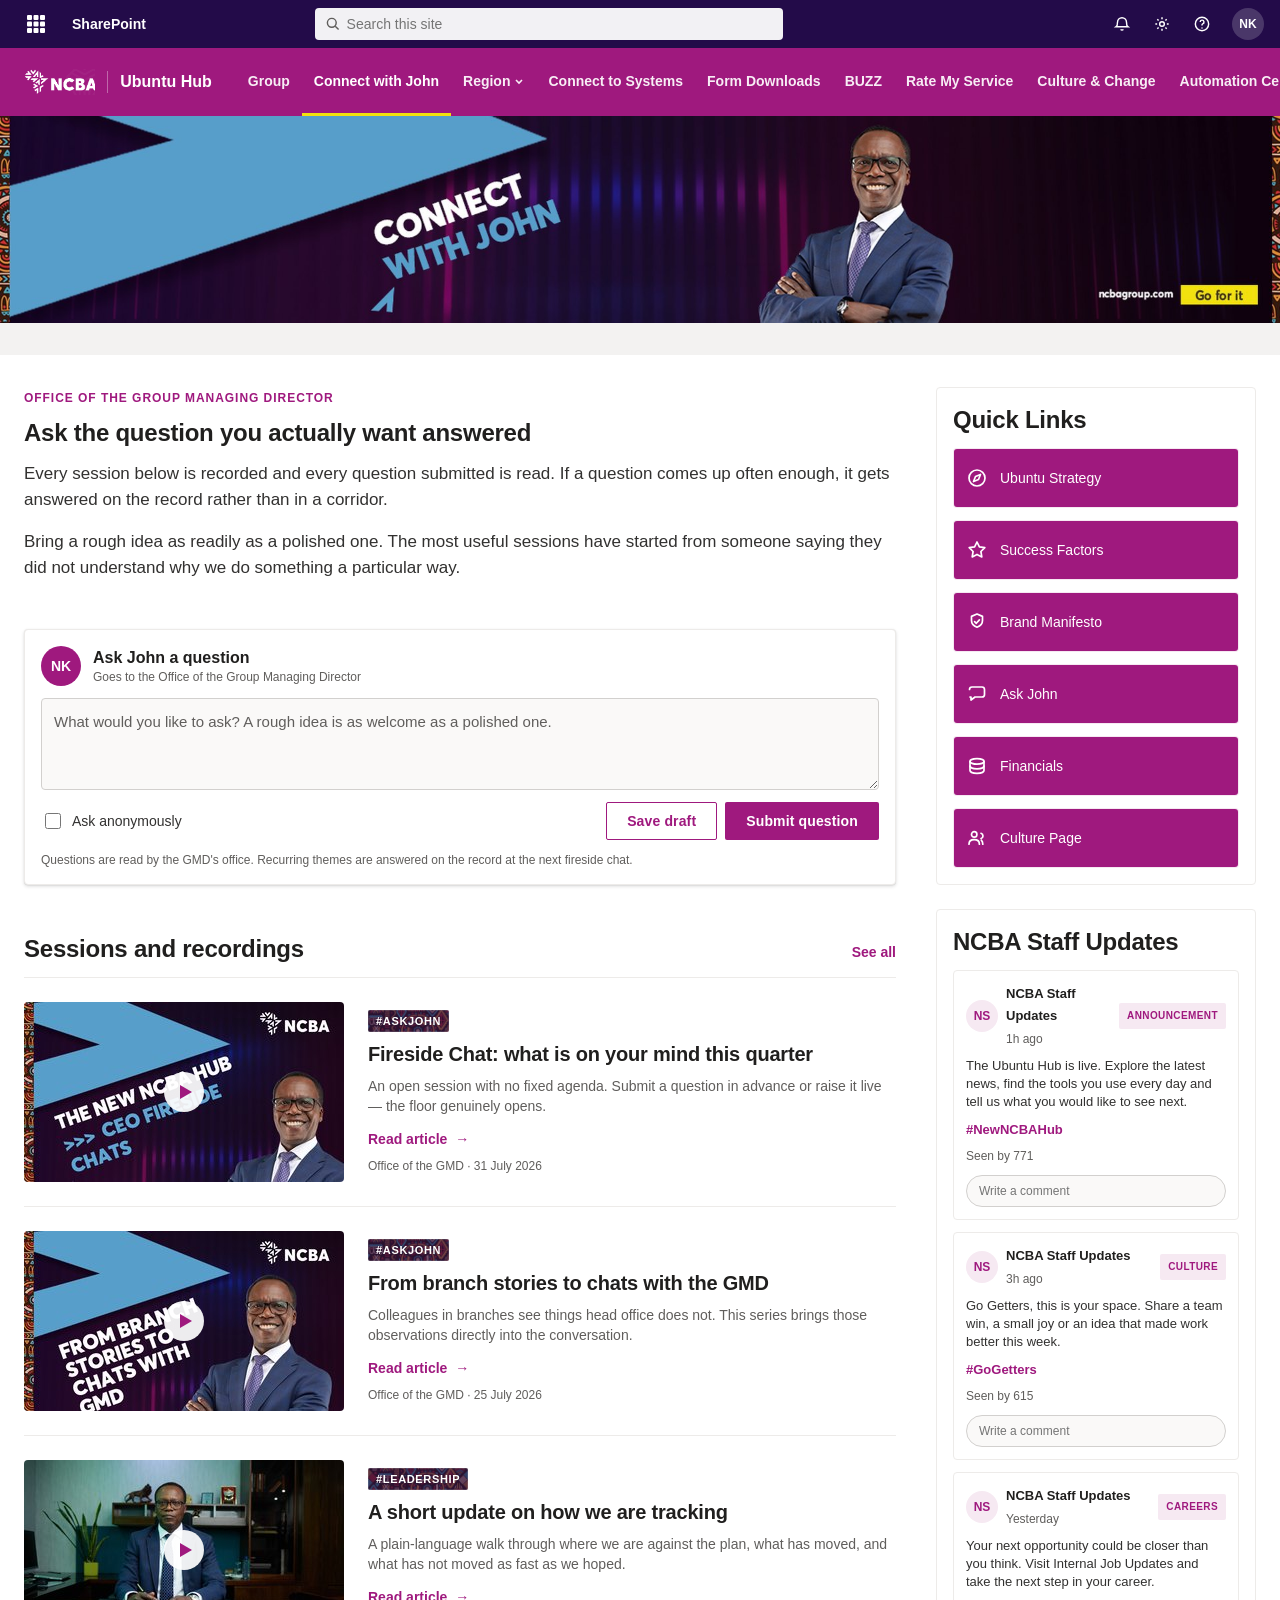
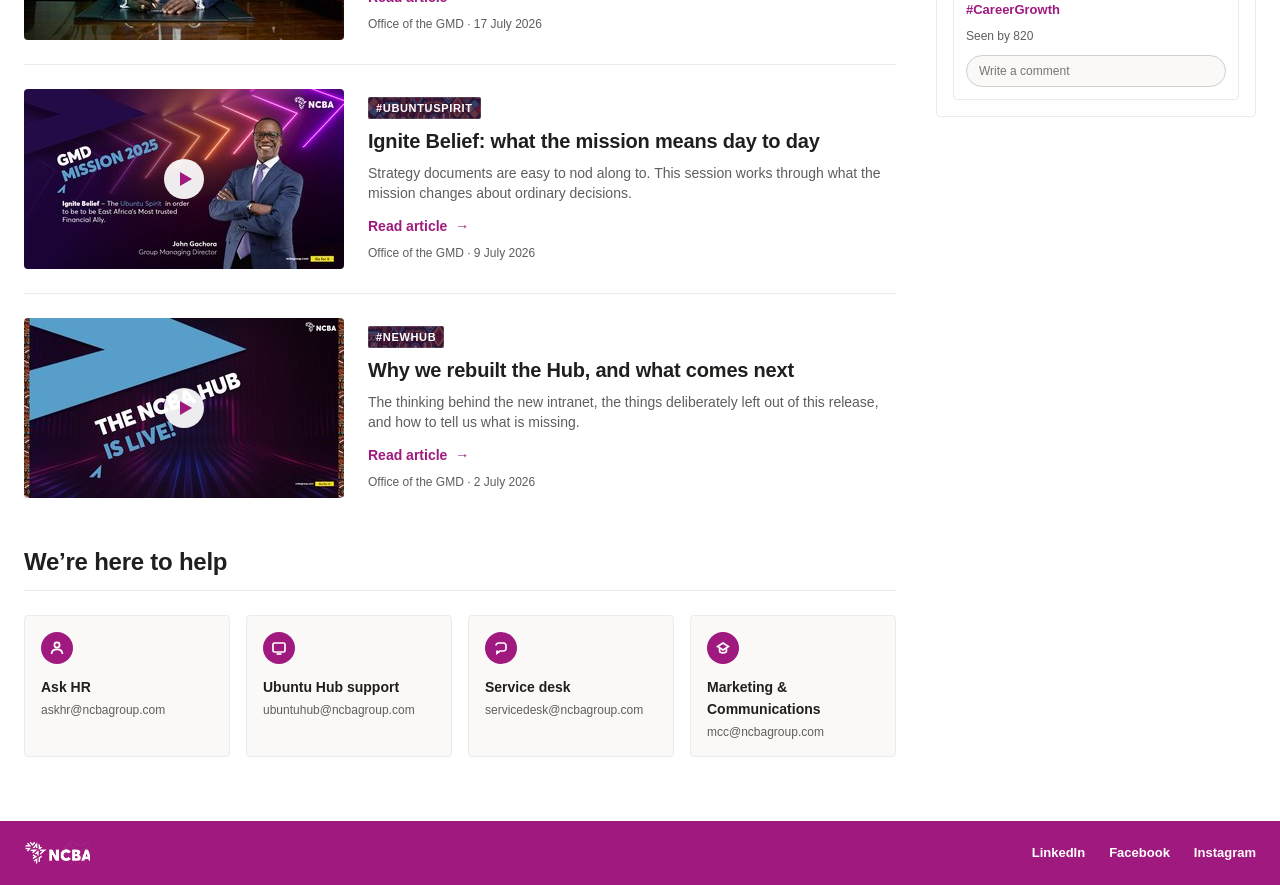
<file: connect-with-john.html>
<!DOCTYPE html>
<html lang="en">
<head>
<meta charset="utf-8">
<meta name="viewport" content="width=device-width, initial-scale=1">
<title>Connect with John | NCBA Ubuntu Hub</title>
<link rel="stylesheet" href="assets/css/ncba.css">
</head>
<body>

<a class="skip" href="#main">Skip to main content</a>

<!-- ============================ SUITE BAR ============================ -->
<div class="suitebar">
  <a class="suitebar__waffle" href="#main" aria-label="App launcher">
    <svg width="20" height="20" viewBox="0 0 20 20" fill="currentColor" aria-hidden="true">
      <rect x="1" y="1" width="5" height="5" rx="1"/><rect x="7.5" y="1" width="5" height="5" rx="1"/><rect x="14" y="1" width="5" height="5" rx="1"/>
      <rect x="1" y="7.5" width="5" height="5" rx="1"/><rect x="7.5" y="7.5" width="5" height="5" rx="1"/><rect x="14" y="7.5" width="5" height="5" rx="1"/>
      <rect x="1" y="14" width="5" height="5" rx="1"/><rect x="7.5" y="14" width="5" height="5" rx="1"/><rect x="14" y="14" width="5" height="5" rx="1"/>
    </svg>
  </a>
  <a class="suitebar__app" href="index.html">SharePoint</a>
  <div class="suitebar__search">
    <svg viewBox="0 0 20 20" fill="none" stroke="currentColor" stroke-width="1.8" aria-hidden="true">
      <circle cx="8.5" cy="8.5" r="5.5"/><path d="M12.8 12.8 17 17"/>
    </svg>
    <label class="visually-hidden" for="q">Search this site</label>
    <input id="q" type="search" placeholder="Search this site">
  </div>
  <div class="suitebar__right">
    <a class="suitebar__icon" href="#main" aria-label="Notifications">
      <svg width="18" height="18" viewBox="0 0 20 20" fill="none" stroke="currentColor" stroke-width="1.6" aria-hidden="true">
        <path d="M5 8a5 5 0 0 1 10 0c0 4 1.5 5 1.5 5h-13S5 12 5 8Z"/><path d="M8.5 16a1.8 1.8 0 0 0 3 0"/>
      </svg>
    </a>
    <a class="suitebar__icon" href="#main" aria-label="Settings">
      <svg width="18" height="18" viewBox="0 0 20 20" fill="none" stroke="currentColor" stroke-width="1.6" aria-hidden="true">
        <circle cx="10" cy="10" r="2.6"/><path d="M10 2.6v2M10 15.4v2M2.6 10h2M15.4 10h2M4.8 4.8l1.4 1.4M13.8 13.8l1.4 1.4M15.2 4.8l-1.4 1.4M6.2 13.8l-1.4 1.4"/>
      </svg>
    </a>
    <a class="suitebar__icon" href="#help" aria-label="Help">
      <svg width="18" height="18" viewBox="0 0 20 20" fill="none" stroke="currentColor" stroke-width="1.6" aria-hidden="true">
        <circle cx="10" cy="10" r="7.4"/><path d="M8 7.8a2.1 2.1 0 1 1 2.8 2c-.6.3-.8.8-.8 1.4v.4"/><circle cx="10" cy="14.4" r=".8" fill="currentColor" stroke="none"/>
      </svg>
    </a>
    <span class="suitebar__avatar" aria-hidden="true">NK</span>
  </div>
</div>

<!-- ============================ SITE HEADER ============================ -->
<header class="sitehead">
  <a class="sitehead__brand" href="index.html">
    <img src="assets/img/ncba-logo-white.png" alt="NCBA" width="71" height="26">
    <span class="sitehead__title">Ubuntu Hub</span>
  </a>
  <nav class="sitehead__nav" aria-label="Main">
    <ul>
      <li><a href="index.html">Group</a></li>
      <li><a class="is-active" href="connect-with-john.html" aria-current="page">Connect with John</a></li>
      <li class="has-menu">
        <a href="region-kenya.html">Region
          <svg class="caret" viewBox="0 0 10 10" fill="none" stroke="currentColor" stroke-width="1.6" aria-hidden="true"><path d="m2 4 3 3 3-3"/></svg>
        </a>
        <ul class="menu">
          <li><a href="region-kenya.html">Kenya</a></li>
          <li><a href="region-kenya.html">Uganda</a></li>
          <li><a href="region-kenya.html">Tanzania</a></li>
          <li><a href="region-kenya.html">Rwanda</a></li>
        </ul>
      </li>
      <li><a href="#main">Connect to Systems</a></li>
      <li><a href="#main">Form Downloads</a></li>
      <li><a href="#news">BUZZ</a></li>
      <li><a href="#help">Rate My Service</a></li>
      <li><a href="#main">Culture &amp; Change</a></li>
      <li><a href="#main">Automation Center</a></li>
      <li><a href="#main">Sustainability</a></li>
    </ul>
  </nav>
</header>

<!-- ============================ HERO (full bleed) ============================ -->
<section class="hero">
  <img class="hero__img" src="assets/img/hero/hero-john.jpg" alt="John Gachora, Group Managing Director" width="1920" height="310">
  <h1 class="visually-hidden">Connect with John</h1>
  <p class="visually-hidden">Fireside chats, town halls and a standing invitation to ask the question you actually want answered.</p>
</section>

<!-- ============================ PAGE ============================ -->
<div class="canvas">
  <div class="grid">

  <!-- ------------------------- MAIN COLUMN ------------------------- -->
  <main class="col-main" id="main">

    <section class="section">
      <p class="eyebrow">Office of the Group Managing Director</p>
      <h2 style="margin-bottom:12px">Ask the question you actually want answered</h2>
      <p class="lede">Every session below is recorded and every question submitted is read. If a question comes up often enough, it gets answered on the record rather than in a corridor.</p>
      <p class="lede">Bring a rough idea as readily as a polished one. The most useful sessions have started from someone saying they did not understand why we do something a particular way.</p>
    </section>

    <section class="section">
      <div class="askbox">
        <div class="askbox__head">
          <span class="askbox__avatar" aria-hidden="true">NK</span>
          <span class="askbox__who">
            <span class="askbox__title">Ask John a question</span>
            <span class="askbox__meta">Goes to the Office of the Group Managing Director</span>
          </span>
        </div>
        <label class="visually-hidden" for="askq">Your question for the GMD</label>
        <textarea class="askbox__input" id="askq" rows="3"
                  placeholder="What would you like to ask? A rough idea is as welcome as a polished one."></textarea>
        <div class="askbox__foot">
          <label class="askbox__check">
            <input type="checkbox" id="askanon"> Ask anonymously
          </label>
          <span class="askbox__actions">
            <button class="btn btn--secondary" type="button">Save draft</button>
            <button class="btn btn--primary" type="button">Submit question</button>
          </span>
        </div>
        <p class="askbox__note">Questions are read by the GMD's office. Recurring themes are answered on the record at the next fireside chat.</p>
      </div>
    </section>

    <section class="section" id="news">
      <div class="section__head">
        <h2>Sessions and recordings</h2>
        <a class="section__all" href="article.html">See all</a>
      </div>
      <div class="loop">

        <article class="loop__item loop__item--video">
          <a class="loop__media" href="article.html">
            <img class="loop__img" src="assets/img/loop/loop-fireside.jpg" alt="GMD fireside chat" width="320" height="180">
            <span class="media__play" aria-hidden="true"></span>
          </a>
          <div class="loop__body">
            <span class="chip">#AskJohn</span>
            <h3 class="loop__title"><a href="article.html">Fireside Chat: what is on your mind this quarter</a></h3>
            <p class="loop__excerpt">An open session with no fixed agenda. Submit a question in advance or raise it live — the floor genuinely opens.</p>
            <a class="loop__more" href="article.html">Read article <span aria-hidden="true">&rarr;</span></a>
            <p class="loop__meta">Office of the GMD &middot; 31 July 2026</p>
          </div>
        </article>

        <article class="loop__item loop__item--video">
          <a class="loop__media" href="article.html">
            <img class="loop__img" src="assets/img/loop/loop-branch-gmd.jpg" alt="From branch stories to chats with the GMD" width="320" height="180">
            <span class="media__play" aria-hidden="true"></span>
          </a>
          <div class="loop__body">
            <span class="chip">#AskJohn</span>
            <h3 class="loop__title"><a href="article.html">From branch stories to chats with the GMD</a></h3>
            <p class="loop__excerpt">Colleagues in branches see things head office does not. This series brings those observations directly into the conversation.</p>
            <a class="loop__more" href="article.html">Read article <span aria-hidden="true">&rarr;</span></a>
            <p class="loop__meta">Office of the GMD &middot; 25 July 2026</p>
          </div>
        </article>

        <article class="loop__item loop__item--video">
          <a class="loop__media" href="article.html">
            <img class="loop__img" src="assets/img/loop/loop-gmd-desk.jpg" alt="The GMD at his desk" width="320" height="180">
            <span class="media__play" aria-hidden="true"></span>
          </a>
          <div class="loop__body">
            <span class="chip">#Leadership</span>
            <h3 class="loop__title"><a href="article.html">A short update on how we are tracking</a></h3>
            <p class="loop__excerpt">A plain-language walk through where we are against the plan, what has moved, and what has not moved as fast as we hoped.</p>
            <a class="loop__more" href="article.html">Read article <span aria-hidden="true">&rarr;</span></a>
            <p class="loop__meta">Office of the GMD &middot; 17 July 2026</p>
          </div>
        </article>

        <article class="loop__item loop__item--video">
          <a class="loop__media" href="article.html">
            <img class="loop__img" src="assets/img/loop/loop-john.jpg" alt="GMD Mission key visual" width="320" height="180">
            <span class="media__play" aria-hidden="true"></span>
          </a>
          <div class="loop__body">
            <span class="chip">#UbuntuSpirit</span>
            <h3 class="loop__title"><a href="article.html">Ignite Belief: what the mission means day to day</a></h3>
            <p class="loop__excerpt">Strategy documents are easy to nod along to. This session works through what the mission changes about ordinary decisions.</p>
            <a class="loop__more" href="article.html">Read article <span aria-hidden="true">&rarr;</span></a>
            <p class="loop__meta">Office of the GMD &middot; 9 July 2026</p>
          </div>
        </article>

        <article class="loop__item loop__item--video">
          <a class="loop__media" href="article.html">
            <img class="loop__img" src="assets/img/loop/loop-live.jpg" alt="The NCBA Hub is live" width="320" height="180">
            <span class="media__play" aria-hidden="true"></span>
          </a>
          <div class="loop__body">
            <span class="chip">#NewHub</span>
            <h3 class="loop__title"><a href="article.html">Why we rebuilt the Hub, and what comes next</a></h3>
            <p class="loop__excerpt">The thinking behind the new intranet, the things deliberately left out of this release, and how to tell us what is missing.</p>
            <a class="loop__more" href="article.html">Read article <span aria-hidden="true">&rarr;</span></a>
            <p class="loop__meta">Office of the GMD &middot; 2 July 2026</p>
          </div>
        </article>

      </div>
    </section>

    <section class="section" id="help">
      <div class="section__head">
        <h2>We&rsquo;re here to help</h2>
      </div>
      <div class="help__grid">

        <div class="help__card">
          <span class="help__icon" aria-hidden="true">
            <svg viewBox="0 0 16 16" fill="none" stroke="currentColor" stroke-width="1.7"><circle cx="8" cy="5" r="2.6"/><path d="M2.6 14c0-3 2.4-4.6 5.4-4.6s5.4 1.6 5.4 4.6"/></svg>
          </span>
          <span class="help__team">Ask HR</span>
          <p class="help__addr">askhr@ncbagroup.com</p>
        </div>

        <div class="help__card">
          <span class="help__icon" aria-hidden="true">
            <svg viewBox="0 0 16 16" fill="none" stroke="currentColor" stroke-width="1.7"><rect x="2" y="3" width="12" height="9" rx="1.4"/><path d="M5.5 14h5"/></svg>
          </span>
          <span class="help__team">Ubuntu Hub support</span>
          <p class="help__addr">ubuntuhub@ncbagroup.com</p>
        </div>

        <div class="help__card">
          <span class="help__icon" aria-hidden="true">
            <svg viewBox="0 0 16 16" fill="none" stroke="currentColor" stroke-width="1.7"><path d="M3 5.5A2.5 2.5 0 0 1 5.5 3h5A2.5 2.5 0 0 1 13 5.5v3A2.5 2.5 0 0 1 10.5 11H7l-3 2.2V11h-.5"/></svg>
          </span>
          <span class="help__team">Service desk</span>
          <p class="help__addr">servicedesk@ncbagroup.com</p>
        </div>

        <div class="help__card">
          <span class="help__icon" aria-hidden="true">
            <svg viewBox="0 0 16 16" fill="none" stroke="currentColor" stroke-width="1.7"><path d="M2.6 6.5 8 3l5.4 3.5L8 10 2.6 6.5Z"/><path d="M4.6 8v3.2c0 .8 1.5 1.6 3.4 1.6s3.4-.8 3.4-1.6V8"/></svg>
          </span>
          <span class="help__team">Marketing &amp; Communications</span>
          <p class="help__addr">mcc@ncbagroup.com</p>
        </div>

      </div>
    </section>

  </main>

  <!-- ------------------------- RIGHT RAIL ------------------------- -->
  <aside class="col-rail" aria-label="Group resources">

    <section class="widget">
      <h2 class="widget__title">Quick Links</h2>
      <ul class="qlinks">
        <li><a href="kenya-strategy.html">
          <span class="qlinks__icon" aria-hidden="true"><svg viewBox="0 0 22 22" fill="none" stroke="currentColor" stroke-width="1.7" stroke-linecap="round" stroke-linejoin="round" aria-hidden="true"><circle cx="11" cy="11" r="8"/><path d="m14.5 7.5-2 5-5 2 2-5z"/></svg></span>
          <span class="qlinks__label">Ubuntu Strategy</span></a></li>
        <li><a href="#main">
          <span class="qlinks__icon" aria-hidden="true"><svg viewBox="0 0 22 22" fill="none" stroke="currentColor" stroke-width="1.7" stroke-linecap="round" stroke-linejoin="round" aria-hidden="true"><path d="m11 3 2.4 4.9 5.4.8-3.9 3.8.9 5.4L11 15.4 6.2 17.9l.9-5.4L3.2 8.7l5.4-.8z"/></svg></span>
          <span class="qlinks__label">Success Factors</span></a></li>
        <li><a href="kenya-mcc.html">
          <span class="qlinks__icon" aria-hidden="true"><svg viewBox="0 0 22 22" fill="none" stroke="currentColor" stroke-width="1.7" stroke-linecap="round" stroke-linejoin="round" aria-hidden="true"><path d="M11 3l5.5 2.4v4.2c0 3.4-2.2 5.6-5.5 6.6-3.3-1-5.5-3.2-5.5-6.6V5.4z"/><path d="m8.6 10.6 1.7 1.7 3.1-3.4"/></svg></span>
          <span class="qlinks__label">Brand Manifesto</span></a></li>
        <li><a href="connect-with-john.html">
          <span class="qlinks__icon" aria-hidden="true"><svg viewBox="0 0 22 22" fill="none" stroke="currentColor" stroke-width="1.7" stroke-linecap="round" stroke-linejoin="round" aria-hidden="true"><path d="M3.5 6.5A2.5 2.5 0 0 1 6 4h10a2.5 2.5 0 0 1 2.5 2.5v5A2.5 2.5 0 0 1 16 14H9l-4 3v-3h-1"/></svg></span>
          <span class="qlinks__label">Ask John</span></a></li>
        <li><a href="#main">
          <span class="qlinks__icon" aria-hidden="true"><svg viewBox="0 0 22 22" fill="none" stroke="currentColor" stroke-width="1.7" stroke-linecap="round" stroke-linejoin="round" aria-hidden="true"><ellipse cx="11" cy="6.4" rx="7" ry="2.8"/><path d="M4 6.4v9.2c0 1.55 3.13 2.8 7 2.8s7-1.25 7-2.8V6.4"/><path d="M4 11c0 1.55 3.13 2.8 7 2.8s7-1.25 7-2.8"/></svg></span>
          <span class="qlinks__label">Financials</span></a></li>
        <li><a href="#main">
          <span class="qlinks__icon" aria-hidden="true"><svg viewBox="0 0 22 22" fill="none" stroke="currentColor" stroke-width="1.7" stroke-linecap="round" stroke-linejoin="round" aria-hidden="true"><circle cx="8.2" cy="7.4" r="2.7"/><path d="M3 17.2c0-2.9 2.3-4.5 5.2-4.5s5.2 1.6 5.2 4.5"/><path d="M15 6.3a2.7 2.7 0 0 1 0 5.2M16.8 17.2c0-1.8-.5-3.1-1.5-4"/></svg></span>
          <span class="qlinks__label">Culture Page</span></a></li>
      </ul>
    </section>
    <section class="widget" id="events">
      <h2 class="widget__title">NCBA Staff Updates</h2>
      <div class="feed">
        <article class="feed__item">
          <div class="feed__head">
            <span class="feed__avatar" aria-hidden="true">NS</span>
            <span class="feed__who">
              <span class="feed__author">NCBA Staff Updates</span>
              <span class="feed__meta">1h ago</span>
            </span>
            <span class="feed__badge">Announcement</span>
          </div>
          <p class="feed__text">The Ubuntu Hub is live. Explore the latest news, find the tools you use every day and tell us what you would like to see next.</p>
          <a class="feed__tag" href="article.html">#NewNCBAHub</a>
          <span class="feed__views">Seen by 771</span>
          <label class="visually-hidden" for="c1">Comment on this update</label>
          <input class="feed__comment" id="c1" type="text" placeholder="Write a comment">
        </article>
        <article class="feed__item">
          <div class="feed__head">
            <span class="feed__avatar" aria-hidden="true">NS</span>
            <span class="feed__who">
              <span class="feed__author">NCBA Staff Updates</span>
              <span class="feed__meta">3h ago</span>
            </span>
            <span class="feed__badge">Culture</span>
          </div>
          <p class="feed__text">Go Getters, this is your space. Share a team win, a small joy or an idea that made work better this week.</p>
          <a class="feed__tag" href="article.html">#GoGetters</a>
          <span class="feed__views">Seen by 615</span>
          <label class="visually-hidden" for="c2">Comment on this update</label>
          <input class="feed__comment" id="c2" type="text" placeholder="Write a comment">
        </article>
        <article class="feed__item">
          <div class="feed__head">
            <span class="feed__avatar" aria-hidden="true">NS</span>
            <span class="feed__who">
              <span class="feed__author">NCBA Staff Updates</span>
              <span class="feed__meta">Yesterday</span>
            </span>
            <span class="feed__badge">Careers</span>
          </div>
          <p class="feed__text">Your next opportunity could be closer than you think. Visit Internal Job Updates and take the next step in your career.</p>
          <a class="feed__tag" href="article.html">#CareerGrowth</a>
          <span class="feed__views">Seen by 820</span>
          <label class="visually-hidden" for="c3">Comment on this update</label>
          <input class="feed__comment" id="c3" type="text" placeholder="Write a comment">
        </article>
      </div>
    </section>

  </aside>
  </div>
</div>

<!-- ============================ FOOTER ============================ -->
<footer class="sitefoot">
  <div class="sitefoot__inner">
    <a class="sitefoot__brand" href="index.html">
      <img src="assets/img/ncba-logo-white.png" alt="NCBA" width="66" height="24">
    </a>
    <nav class="sitefoot__social" aria-label="Social">
      <a href="#main">LinkedIn</a>
      <a href="#main">Facebook</a>
      <a href="#main">Instagram</a>
    </nav>
  </div>
</footer>

</body>
</html>
</file>
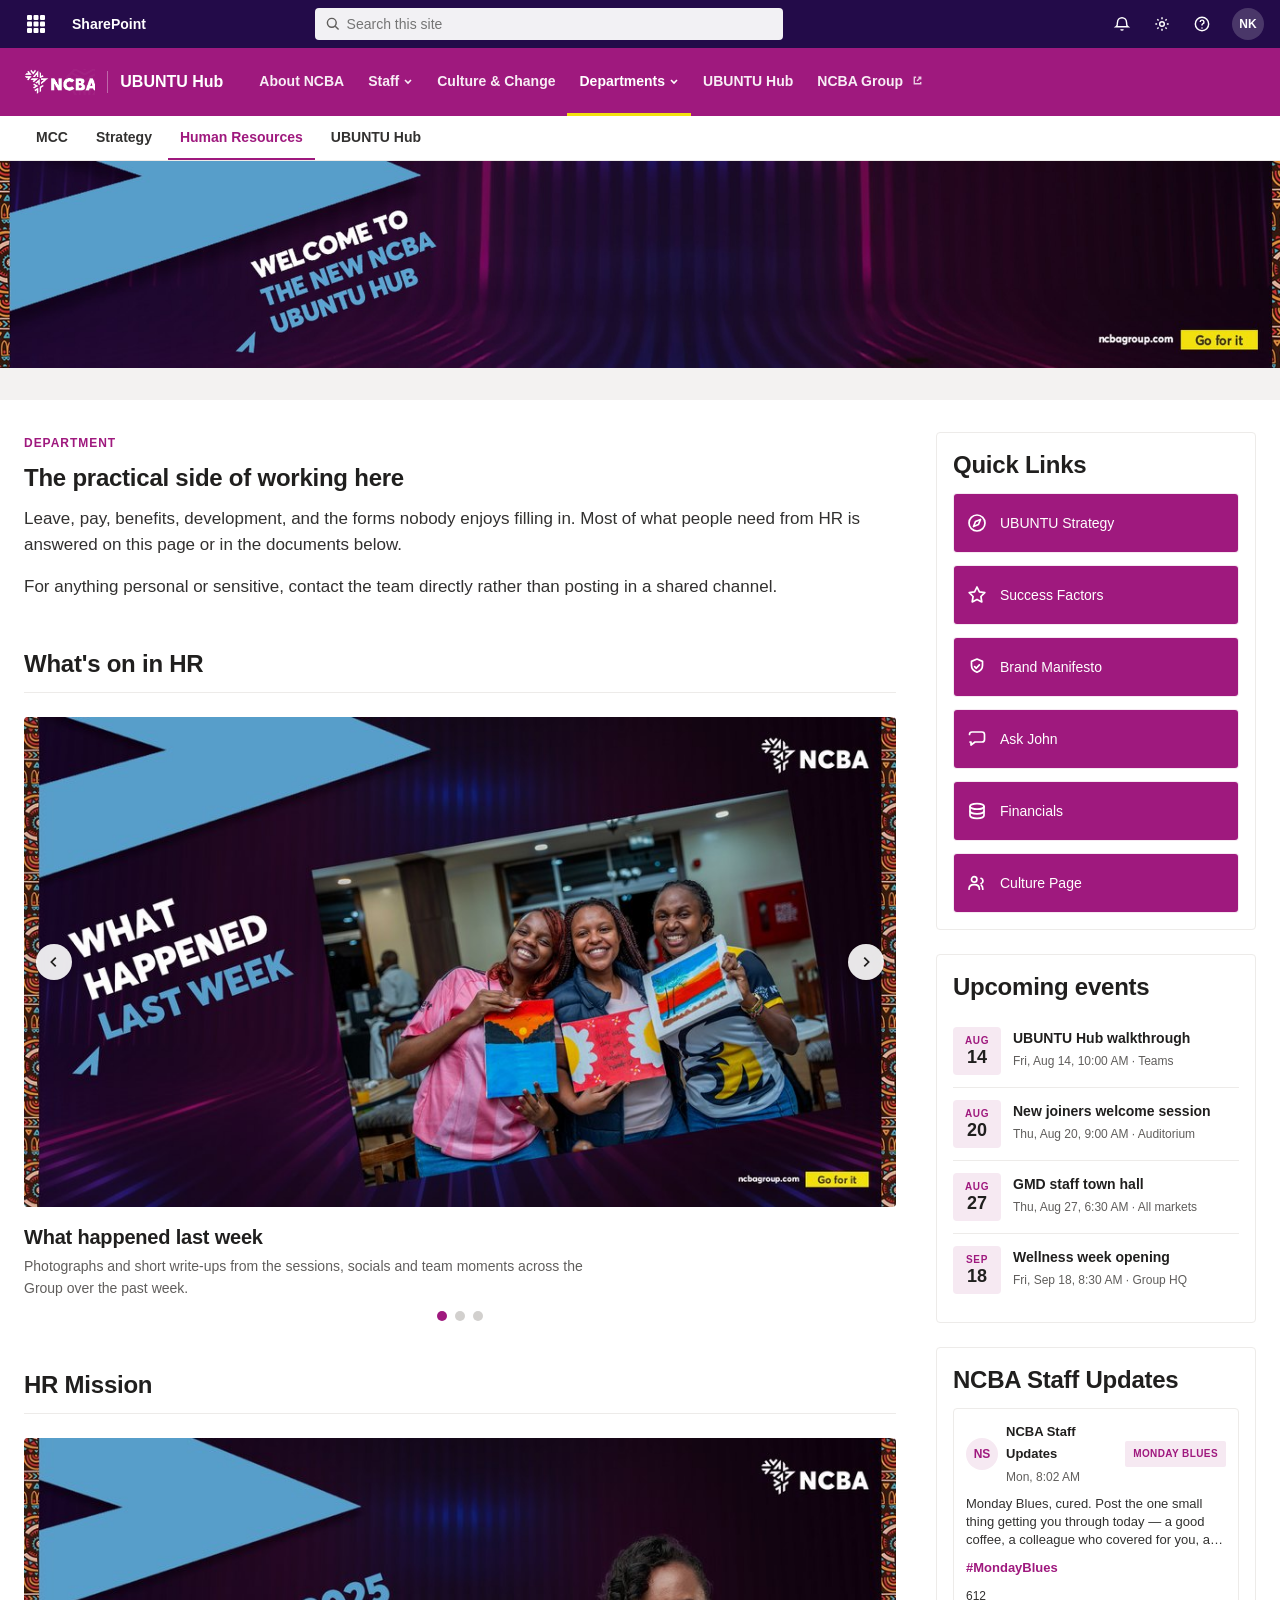
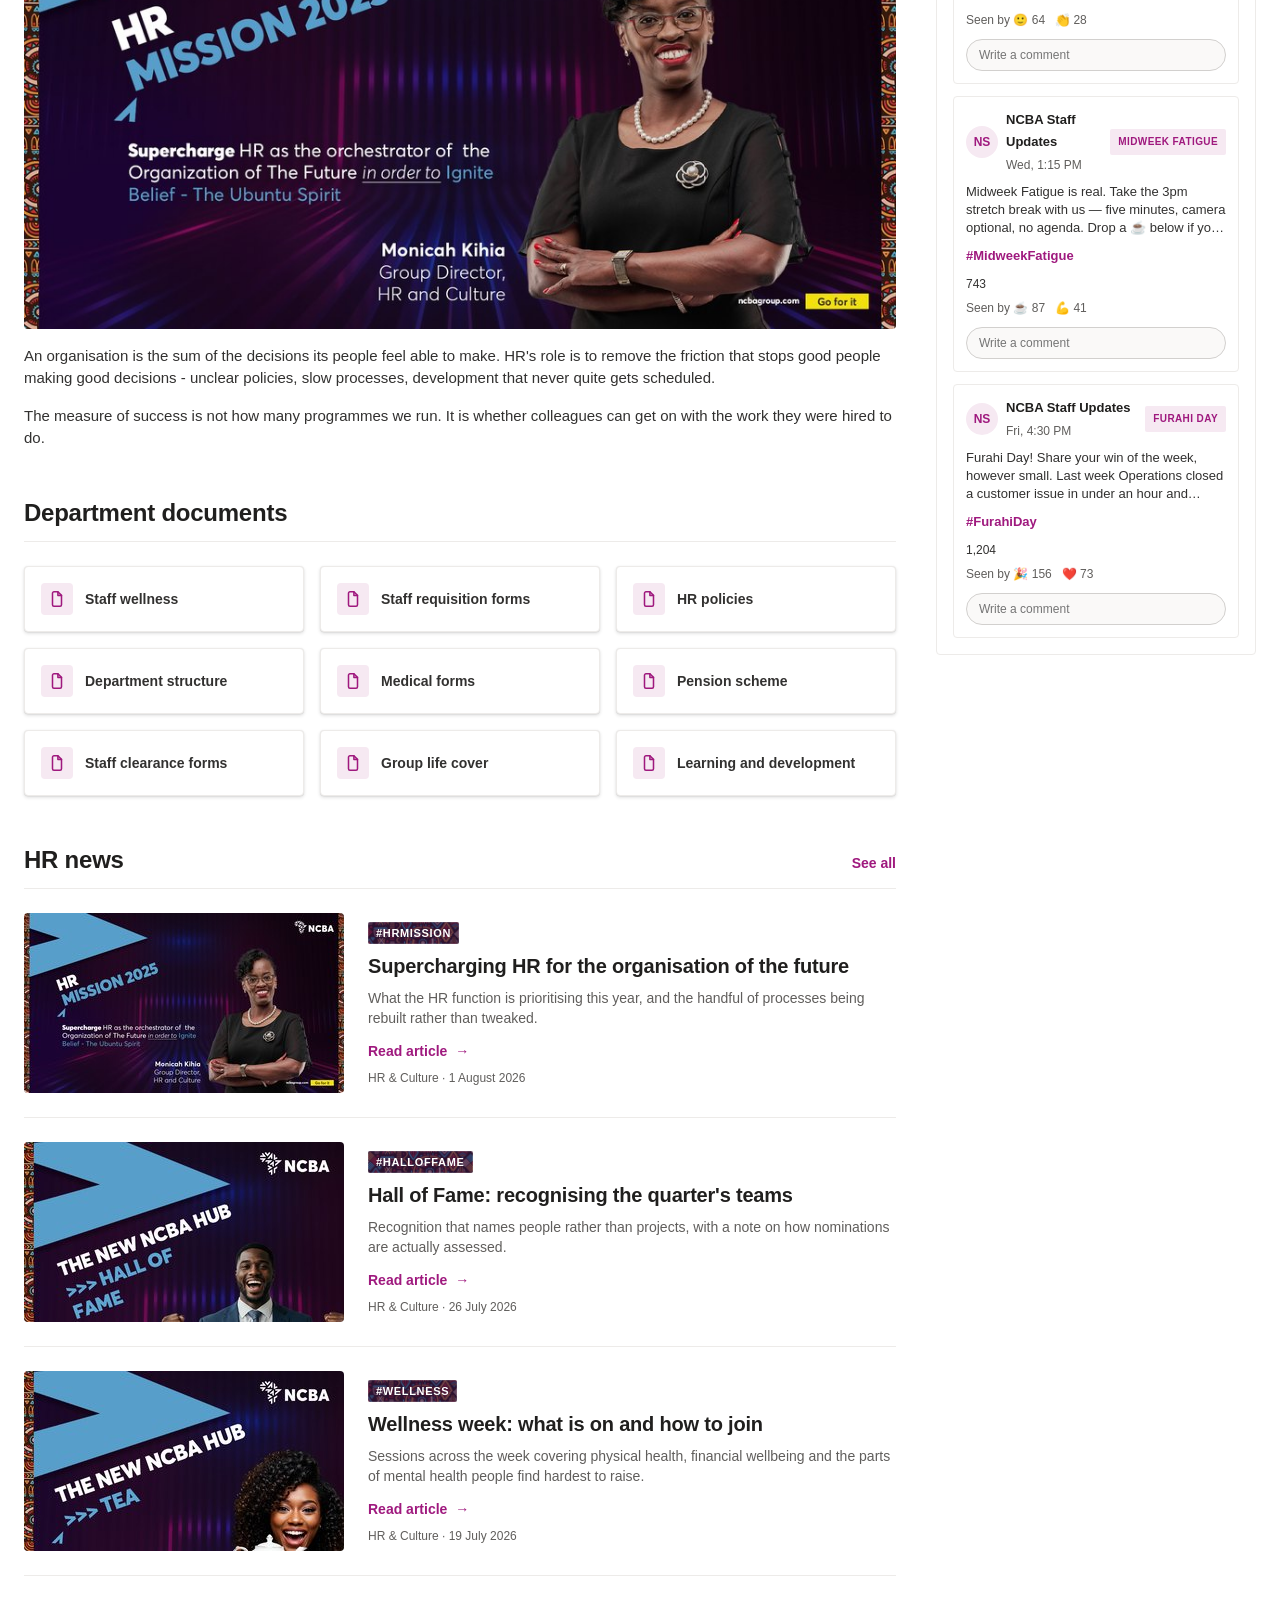
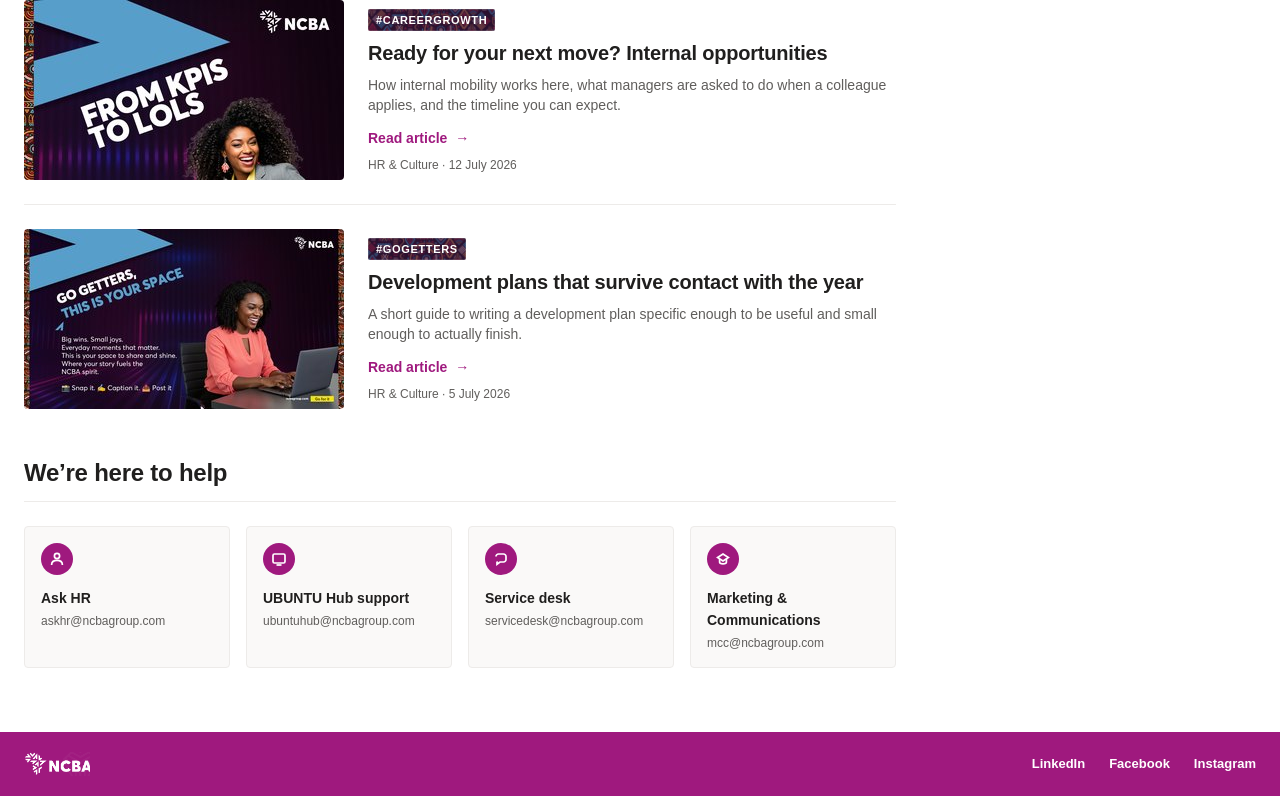
<file: kenya-hr.html>
<!DOCTYPE html>
<html lang="en">
<head>
<meta charset="utf-8">
<meta name="viewport" content="width=device-width, initial-scale=1">
<title>Human Resources | NCBA UBUNTU Hub</title>
<link rel="stylesheet" href="assets/css/ncba.css">
</head>
<body>

<a class="skip" href="#main">Skip to main content</a>

<!-- ============================ SUITE BAR ============================ -->
<div class="suitebar">
  <a class="suitebar__waffle" href="#main" aria-label="App launcher">
    <svg width="20" height="20" viewBox="0 0 20 20" fill="currentColor" aria-hidden="true">
      <rect x="1" y="1" width="5" height="5" rx="1"/><rect x="7.5" y="1" width="5" height="5" rx="1"/><rect x="14" y="1" width="5" height="5" rx="1"/>
      <rect x="1" y="7.5" width="5" height="5" rx="1"/><rect x="7.5" y="7.5" width="5" height="5" rx="1"/><rect x="14" y="7.5" width="5" height="5" rx="1"/>
      <rect x="1" y="14" width="5" height="5" rx="1"/><rect x="7.5" y="14" width="5" height="5" rx="1"/><rect x="14" y="14" width="5" height="5" rx="1"/>
    </svg>
  </a>
  <a class="suitebar__app" href="index.html">SharePoint</a>
  <div class="suitebar__search">
    <svg viewBox="0 0 20 20" fill="none" stroke="currentColor" stroke-width="1.8" aria-hidden="true">
      <circle cx="8.5" cy="8.5" r="5.5"/><path d="M12.8 12.8 17 17"/>
    </svg>
    <label class="visually-hidden" for="q">Search this site</label>
    <input id="q" type="search" placeholder="Search this site">
  </div>
  <div class="suitebar__right">
    <a class="suitebar__icon" href="#main" aria-label="Notifications">
      <svg width="18" height="18" viewBox="0 0 20 20" fill="none" stroke="currentColor" stroke-width="1.6" aria-hidden="true">
        <path d="M5 8a5 5 0 0 1 10 0c0 4 1.5 5 1.5 5h-13S5 12 5 8Z"/><path d="M8.5 16a1.8 1.8 0 0 0 3 0"/>
      </svg>
    </a>
    <a class="suitebar__icon" href="#main" aria-label="Settings">
      <svg width="18" height="18" viewBox="0 0 20 20" fill="none" stroke="currentColor" stroke-width="1.6" aria-hidden="true">
        <circle cx="10" cy="10" r="2.6"/><path d="M10 2.6v2M10 15.4v2M2.6 10h2M15.4 10h2M4.8 4.8l1.4 1.4M13.8 13.8l1.4 1.4M15.2 4.8l-1.4 1.4M6.2 13.8l-1.4 1.4"/>
      </svg>
    </a>
    <a class="suitebar__icon" href="#help" aria-label="Help">
      <svg width="18" height="18" viewBox="0 0 20 20" fill="none" stroke="currentColor" stroke-width="1.6" aria-hidden="true">
        <circle cx="10" cy="10" r="7.4"/><path d="M8 7.8a2.1 2.1 0 1 1 2.8 2c-.6.3-.8.8-.8 1.4v.4"/><circle cx="10" cy="14.4" r=".8" fill="currentColor" stroke="none"/>
      </svg>
    </a>
    <span class="suitebar__avatar" aria-hidden="true">NK</span>
  </div>
</div>

<!-- ============================ SITE HEADER ============================ -->
<header class="sitehead">
  <a class="sitehead__brand" href="index.html">
    <img src="assets/img/ncba-logo-white.png" alt="NCBA" width="71" height="26">
    <span class="sitehead__title">UBUNTU Hub</span>
  </a>
  <nav class="sitehead__nav" aria-label="Main">
    <ul>
      <li><a href="#main">About NCBA</a></li>
      <li class="has-menu">
        <a href="staff.html">Staff
          <svg class="caret" viewBox="0 0 10 10" fill="none" stroke="currentColor" stroke-width="1.6" aria-hidden="true"><path d="m2 4 3 3 3-3"/></svg>
        </a>
        <ul class="menu">
          <li><a href="staff.html#existing-staff">Existing Staff</a></li>
          <li><a href="staff.html#new-staff">New Staff</a></li>
        </ul>
      </li>
      <li><a href="#news">Culture &amp; Change</a></li>
      <li class="has-menu">
        <a class="is-active" href="kenya-mcc.html" aria-current="page">Departments
          <svg class="caret" viewBox="0 0 10 10" fill="none" stroke="currentColor" stroke-width="1.6" aria-hidden="true"><path d="m2 4 3 3 3-3"/></svg>
        </a>
        <ul class="menu">
          <li><a href="kenya-mcc.html">MCC</a></li>
          <li><a href="kenya-strategy.html">Strategy</a></li>
          <li><a href="kenya-hr.html">Human Resources</a></li>
          <li><a href="ubuntu-hub.html">UBUNTU Hub</a></li>
        </ul>
      </li>
      <li><a href="ubuntu-hub.html">UBUNTU Hub</a></li>
      <li><a class="is-external" href="https://ncbagroup.com/" target="_blank" rel="noopener noreferrer">NCBA Group<svg class="ext" viewBox="0 0 12 12" fill="none" stroke="currentColor" stroke-width="1.5" aria-hidden="true"><path d="M4.5 2.5H2.5v7h7v-2M7 2.5h2.5V5M9.5 2.5 5.5 6.5"/></svg><span class="visually-hidden"> (opens in a new tab)</span></a></li>
    </ul>
  </nav>
</header>

<nav class="subnav" aria-label="Departments">
  <div class="subnav__inner">
      <div class="subnav__item"><a href="kenya-mcc.html">MCC</a></div>
      <div class="subnav__item"><a href="kenya-strategy.html">Strategy</a></div>
      <div class="subnav__item"><a class="is-active" href="kenya-hr.html" aria-current="page">Human Resources</a></div>
      <div class="subnav__item"><a href="ubuntu-hub.html">UBUNTU Hub</a></div>
  </div>
</nav>
<!-- ============================ HERO (full bleed) ============================ -->
<section class="hero">
  <img class="hero__img" src="assets/img/hero/hero-hr.jpg" alt="Human Resources" width="1920" height="310">
  <h1 class="visually-hidden">Human Resources</h1>
  <p class="visually-hidden">Supercharging HR as the orchestrator of the organisation of the future.</p>
</section>

<!-- ============================ PAGE ============================ -->
<div class="canvas">
  <div class="grid">

  <!-- ------------------------- MAIN COLUMN ------------------------- -->
  <main class="col-main" id="main">

    <section class="section">
      <p class="eyebrow">Department</p>
      <h2 style="margin-bottom:12px">The practical side of working here</h2>
      <p class="lede">Leave, pay, benefits, development, and the forms nobody enjoys filling in. Most of what people need from HR is answered on this page or in the documents below.</p>
      <p class="lede">For anything personal or sensitive, contact the team directly rather than posting in a shared channel.</p>
    </section>

    <section class="section">
      <div class="section__head">
        <h2>What's on in HR</h2>
      </div>
      <div class="carousel" data-carousel aria-roledescription="carousel" aria-label="HR updates">
        <div class="carousel__viewport">
          <div class="carousel__track" data-track>

            <figure class="carousel__slide" data-title="What happened last week" data-text="Photographs and short write-ups from the sessions, socials and team moments across the Group over the past week.">
              <img class="media__img" src="assets/img/media/hr-lastweek.jpg" alt="What happened last week" width="940" height="529">
            </figure>

            <figure class="carousel__slide" data-title="Share your best August moments" data-text="Post a photo from your month - a team lunch, a win, a customer thank-you. The best ones run on the Hub and in the next all-staff mailer.">
              <img class="media__img" src="assets/img/media/hr-august.jpg" alt="Share your best August moments" width="940" height="529">
            </figure>

            <figure class="carousel__slide" data-title="Go Getters, this is your space" data-text="Big wins. Small joys. Everyday moments that matter. This is your space to share and shine, where your story fuels the UBUNTU spirit.">
              <img class="media__img" src="assets/img/media/hr-gogetters.jpg" alt="Go Getters, this is your space" width="940" height="529">
            </figure>

          </div>
          <button class="carousel__btn carousel__btn--prev" data-prev type="button" aria-label="Previous slide">
            <svg width="14" height="14" viewBox="0 0 16 16" fill="none" stroke="currentColor" stroke-width="2" aria-hidden="true"><path d="m10 3-5 5 5 5"/></svg>
          </button>
          <button class="carousel__btn carousel__btn--next" data-next type="button" aria-label="Next slide">
            <svg width="14" height="14" viewBox="0 0 16 16" fill="none" stroke="currentColor" stroke-width="2" aria-hidden="true"><path d="m6 3 5 5-5 5"/></svg>
          </button>
        </div>
        <div class="carousel__cap" data-cap aria-live="polite">
          <h3></h3>
          <p></p>
        </div>
        <div class="carousel__dots" data-dots></div>
      </div>
    </section>

    <section class="section">
      <div class="section__head">
        <h2>HR Mission</h2>
      </div>
      <span class="media">
        <img class="media__img" src="assets/img/media/feature-monica.jpg" alt="Monicah Kihia, Group Director, HR and Culture" width="940" height="529">
      </span>
      <div style="margin-top:16px">
      <p>An organisation is the sum of the decisions its people feel able to make. HR's role is to remove the friction that stops good people making good decisions - unclear policies, slow processes, development that never quite gets scheduled.</p>
      <p>The measure of success is not how many programmes we run. It is whether colleagues can get on with the work they were hired to do.</p>
      </div>
    </section>

    <section class="section">
      <div class="section__head">
        <h2>Department documents</h2>
      </div>
      <div class="doctiles">
        <a class="doctile" href="#main"><span class="doctile__icon" aria-hidden="true"><svg viewBox="0 0 16 20" fill="none" stroke="currentColor" stroke-width="1.7" stroke-linecap="round" stroke-linejoin="round" aria-hidden="true"><path d="M9 2H4.6A1.6 1.6 0 0 0 3 3.6v12.8A1.6 1.6 0 0 0 4.6 18h6.8a1.6 1.6 0 0 0 1.6-1.6V6z"/><path d="M9 2v4h4"/></svg></span>Staff wellness</a>
        <a class="doctile" href="#main"><span class="doctile__icon" aria-hidden="true"><svg viewBox="0 0 16 20" fill="none" stroke="currentColor" stroke-width="1.7" stroke-linecap="round" stroke-linejoin="round" aria-hidden="true"><path d="M9 2H4.6A1.6 1.6 0 0 0 3 3.6v12.8A1.6 1.6 0 0 0 4.6 18h6.8a1.6 1.6 0 0 0 1.6-1.6V6z"/><path d="M9 2v4h4"/></svg></span>Staff requisition forms</a>
        <a class="doctile" href="#main"><span class="doctile__icon" aria-hidden="true"><svg viewBox="0 0 16 20" fill="none" stroke="currentColor" stroke-width="1.7" stroke-linecap="round" stroke-linejoin="round" aria-hidden="true"><path d="M9 2H4.6A1.6 1.6 0 0 0 3 3.6v12.8A1.6 1.6 0 0 0 4.6 18h6.8a1.6 1.6 0 0 0 1.6-1.6V6z"/><path d="M9 2v4h4"/></svg></span>HR policies</a>
        <a class="doctile" href="#main"><span class="doctile__icon" aria-hidden="true"><svg viewBox="0 0 16 20" fill="none" stroke="currentColor" stroke-width="1.7" stroke-linecap="round" stroke-linejoin="round" aria-hidden="true"><path d="M9 2H4.6A1.6 1.6 0 0 0 3 3.6v12.8A1.6 1.6 0 0 0 4.6 18h6.8a1.6 1.6 0 0 0 1.6-1.6V6z"/><path d="M9 2v4h4"/></svg></span>Department structure</a>
        <a class="doctile" href="#main"><span class="doctile__icon" aria-hidden="true"><svg viewBox="0 0 16 20" fill="none" stroke="currentColor" stroke-width="1.7" stroke-linecap="round" stroke-linejoin="round" aria-hidden="true"><path d="M9 2H4.6A1.6 1.6 0 0 0 3 3.6v12.8A1.6 1.6 0 0 0 4.6 18h6.8a1.6 1.6 0 0 0 1.6-1.6V6z"/><path d="M9 2v4h4"/></svg></span>Medical forms</a>
        <a class="doctile" href="#main"><span class="doctile__icon" aria-hidden="true"><svg viewBox="0 0 16 20" fill="none" stroke="currentColor" stroke-width="1.7" stroke-linecap="round" stroke-linejoin="round" aria-hidden="true"><path d="M9 2H4.6A1.6 1.6 0 0 0 3 3.6v12.8A1.6 1.6 0 0 0 4.6 18h6.8a1.6 1.6 0 0 0 1.6-1.6V6z"/><path d="M9 2v4h4"/></svg></span>Pension scheme</a>
        <a class="doctile" href="#main"><span class="doctile__icon" aria-hidden="true"><svg viewBox="0 0 16 20" fill="none" stroke="currentColor" stroke-width="1.7" stroke-linecap="round" stroke-linejoin="round" aria-hidden="true"><path d="M9 2H4.6A1.6 1.6 0 0 0 3 3.6v12.8A1.6 1.6 0 0 0 4.6 18h6.8a1.6 1.6 0 0 0 1.6-1.6V6z"/><path d="M9 2v4h4"/></svg></span>Staff clearance forms</a>
        <a class="doctile" href="#main"><span class="doctile__icon" aria-hidden="true"><svg viewBox="0 0 16 20" fill="none" stroke="currentColor" stroke-width="1.7" stroke-linecap="round" stroke-linejoin="round" aria-hidden="true"><path d="M9 2H4.6A1.6 1.6 0 0 0 3 3.6v12.8A1.6 1.6 0 0 0 4.6 18h6.8a1.6 1.6 0 0 0 1.6-1.6V6z"/><path d="M9 2v4h4"/></svg></span>Group life cover</a>
        <a class="doctile" href="#main"><span class="doctile__icon" aria-hidden="true"><svg viewBox="0 0 16 20" fill="none" stroke="currentColor" stroke-width="1.7" stroke-linecap="round" stroke-linejoin="round" aria-hidden="true"><path d="M9 2H4.6A1.6 1.6 0 0 0 3 3.6v12.8A1.6 1.6 0 0 0 4.6 18h6.8a1.6 1.6 0 0 0 1.6-1.6V6z"/><path d="M9 2v4h4"/></svg></span>Learning and development</a>
      </div>
    </section>

    <section class="section" id="news">
      <div class="section__head">
        <h2>HR news</h2>
        <a class="section__all" href="article.html">See all</a>
      </div>
      <div class="loop">

        <article class="loop__item">
          <a class="loop__media" href="article.html">
            <img class="loop__img" src="assets/img/loop/loop-monica.jpg" alt="HR Mission key visual" width="320" height="180">
          </a>
          <div class="loop__body">
            <span class="chip">#HRMission</span>
            <h3 class="loop__title"><a href="article.html">Supercharging HR for the organisation of the future</a></h3>
            <p class="loop__excerpt">What the HR function is prioritising this year, and the handful of processes being rebuilt rather than tweaked.</p>
            <a class="loop__more" href="article.html">Read article <span aria-hidden="true">&rarr;</span></a>
            <p class="loop__meta">HR &amp; Culture &middot; 1 August 2026</p>
          </div>
        </article>

        <article class="loop__item">
          <a class="loop__media" href="article.html">
            <img class="loop__img" src="assets/img/loop/loop-halloffame.jpg" alt="Hall of Fame" width="320" height="180">
          </a>
          <div class="loop__body">
            <span class="chip">#HallOfFame</span>
            <h3 class="loop__title"><a href="article.html">Hall of Fame: recognising the quarter's teams</a></h3>
            <p class="loop__excerpt">Recognition that names people rather than projects, with a note on how nominations are actually assessed.</p>
            <a class="loop__more" href="article.html">Read article <span aria-hidden="true">&rarr;</span></a>
            <p class="loop__meta">HR &amp; Culture &middot; 26 July 2026</p>
          </div>
        </article>

        <article class="loop__item">
          <a class="loop__media" href="article.html">
            <img class="loop__img" src="assets/img/loop/loop-tea.jpg" alt="Wellness" width="320" height="180">
          </a>
          <div class="loop__body">
            <span class="chip">#Wellness</span>
            <h3 class="loop__title"><a href="article.html">Wellness week: what is on and how to join</a></h3>
            <p class="loop__excerpt">Sessions across the week covering physical health, financial wellbeing and the parts of mental health people find hardest to raise.</p>
            <a class="loop__more" href="article.html">Read article <span aria-hidden="true">&rarr;</span></a>
            <p class="loop__meta">HR &amp; Culture &middot; 19 July 2026</p>
          </div>
        </article>

        <article class="loop__item">
          <a class="loop__media" href="article.html">
            <img class="loop__img" src="assets/img/loop/loop-kpis.jpg" alt="Career growth" width="320" height="180">
          </a>
          <div class="loop__body">
            <span class="chip">#CareerGrowth</span>
            <h3 class="loop__title"><a href="article.html">Ready for your next move? Internal opportunities</a></h3>
            <p class="loop__excerpt">How internal mobility works here, what managers are asked to do when a colleague applies, and the timeline you can expect.</p>
            <a class="loop__more" href="article.html">Read article <span aria-hidden="true">&rarr;</span></a>
            <p class="loop__meta">HR &amp; Culture &middot; 12 July 2026</p>
          </div>
        </article>

        <article class="loop__item">
          <a class="loop__media" href="article.html">
            <img class="loop__img" src="assets/img/loop/loop-gogetters.jpg" alt="Go Getters" width="320" height="180">
          </a>
          <div class="loop__body">
            <span class="chip">#GoGetters</span>
            <h3 class="loop__title"><a href="article.html">Development plans that survive contact with the year</a></h3>
            <p class="loop__excerpt">A short guide to writing a development plan specific enough to be useful and small enough to actually finish.</p>
            <a class="loop__more" href="article.html">Read article <span aria-hidden="true">&rarr;</span></a>
            <p class="loop__meta">HR &amp; Culture &middot; 5 July 2026</p>
          </div>
        </article>

      </div>
    </section>

    <section class="section" id="help">
      <div class="section__head">
        <h2>We&rsquo;re here to help</h2>
      </div>
      <div class="help__grid">

        <div class="help__card">
          <span class="help__icon" aria-hidden="true">
            <svg viewBox="0 0 16 16" fill="none" stroke="currentColor" stroke-width="1.7"><circle cx="8" cy="5" r="2.6"/><path d="M2.6 14c0-3 2.4-4.6 5.4-4.6s5.4 1.6 5.4 4.6"/></svg>
          </span>
          <span class="help__team">Ask HR</span>
          <p class="help__addr">askhr@ncbagroup.com</p>
        </div>

        <div class="help__card">
          <span class="help__icon" aria-hidden="true">
            <svg viewBox="0 0 16 16" fill="none" stroke="currentColor" stroke-width="1.7"><rect x="2" y="3" width="12" height="9" rx="1.4"/><path d="M5.5 14h5"/></svg>
          </span>
          <span class="help__team">UBUNTU Hub support</span>
          <p class="help__addr">ubuntuhub@ncbagroup.com</p>
        </div>

        <div class="help__card">
          <span class="help__icon" aria-hidden="true">
            <svg viewBox="0 0 16 16" fill="none" stroke="currentColor" stroke-width="1.7"><path d="M3 5.5A2.5 2.5 0 0 1 5.5 3h5A2.5 2.5 0 0 1 13 5.5v3A2.5 2.5 0 0 1 10.5 11H7l-3 2.2V11h-.5"/></svg>
          </span>
          <span class="help__team">Service desk</span>
          <p class="help__addr">servicedesk@ncbagroup.com</p>
        </div>

        <div class="help__card">
          <span class="help__icon" aria-hidden="true">
            <svg viewBox="0 0 16 16" fill="none" stroke="currentColor" stroke-width="1.7"><path d="M2.6 6.5 8 3l5.4 3.5L8 10 2.6 6.5Z"/><path d="M4.6 8v3.2c0 .8 1.5 1.6 3.4 1.6s3.4-.8 3.4-1.6V8"/></svg>
          </span>
          <span class="help__team">Marketing &amp; Communications</span>
          <p class="help__addr">mcc@ncbagroup.com</p>
        </div>

      </div>
    </section>

  </main>

  <!-- ------------------------- RIGHT RAIL ------------------------- -->
  <aside class="col-rail" aria-label="Group resources">

    <section class="widget">
      <h2 class="widget__title">Quick Links</h2>
      <ul class="qlinks">
        <li><a href="ubuntu-hub.html">
          <span class="qlinks__icon" aria-hidden="true"><svg viewBox="0 0 22 22" fill="none" stroke="currentColor" stroke-width="1.7" stroke-linecap="round" stroke-linejoin="round" aria-hidden="true"><circle cx="11" cy="11" r="8"/><path d="m14.5 7.5-2 5-5 2 2-5z"/></svg></span>
          <span class="qlinks__label">UBUNTU Strategy</span></a></li>
        <li><a href="#main">
          <span class="qlinks__icon" aria-hidden="true"><svg viewBox="0 0 22 22" fill="none" stroke="currentColor" stroke-width="1.7" stroke-linecap="round" stroke-linejoin="round" aria-hidden="true"><path d="m11 3 2.4 4.9 5.4.8-3.9 3.8.9 5.4L11 15.4 6.2 17.9l.9-5.4L3.2 8.7l5.4-.8z"/></svg></span>
          <span class="qlinks__label">Success Factors</span></a></li>
        <li><a href="ubuntu-hub.html#manifesto">
          <span class="qlinks__icon" aria-hidden="true"><svg viewBox="0 0 22 22" fill="none" stroke="currentColor" stroke-width="1.7" stroke-linecap="round" stroke-linejoin="round" aria-hidden="true"><path d="M11 3l5.5 2.4v4.2c0 3.4-2.2 5.6-5.5 6.6-3.3-1-5.5-3.2-5.5-6.6V5.4z"/><path d="m8.6 10.6 1.7 1.7 3.1-3.4"/></svg></span>
          <span class="qlinks__label">Brand Manifesto</span></a></li>
        <li><a href="connect-with-john.html">
          <span class="qlinks__icon" aria-hidden="true"><svg viewBox="0 0 22 22" fill="none" stroke="currentColor" stroke-width="1.7" stroke-linecap="round" stroke-linejoin="round" aria-hidden="true"><path d="M3.5 6.5A2.5 2.5 0 0 1 6 4h10a2.5 2.5 0 0 1 2.5 2.5v5A2.5 2.5 0 0 1 16 14H9l-4 3v-3h-1"/></svg></span>
          <span class="qlinks__label">Ask John</span></a></li>
        <li><a href="#main">
          <span class="qlinks__icon" aria-hidden="true"><svg viewBox="0 0 22 22" fill="none" stroke="currentColor" stroke-width="1.7" stroke-linecap="round" stroke-linejoin="round" aria-hidden="true"><ellipse cx="11" cy="6.4" rx="7" ry="2.8"/><path d="M4 6.4v9.2c0 1.55 3.13 2.8 7 2.8s7-1.25 7-2.8V6.4"/><path d="M4 11c0 1.55 3.13 2.8 7 2.8s7-1.25 7-2.8"/></svg></span>
          <span class="qlinks__label">Financials</span></a></li>
        <li><a href="#main">
          <span class="qlinks__icon" aria-hidden="true"><svg viewBox="0 0 22 22" fill="none" stroke="currentColor" stroke-width="1.7" stroke-linecap="round" stroke-linejoin="round" aria-hidden="true"><circle cx="8.2" cy="7.4" r="2.7"/><path d="M3 17.2c0-2.9 2.3-4.5 5.2-4.5s5.2 1.6 5.2 4.5"/><path d="M15 6.3a2.7 2.7 0 0 1 0 5.2M16.8 17.2c0-1.8-.5-3.1-1.5-4"/></svg></span>
          <span class="qlinks__label">Culture Page</span></a></li>
      </ul>
    </section>
    <section class="widget" id="events">
      <h2 class="widget__title">Upcoming events</h2>
      <ul class="events">
        <li>
          <span class="events__date"><span class="events__mon">Aug</span><span class="events__day">14</span></span>
          <span class="events__body">
            <a class="events__title" href="ubuntu-hub.html">UBUNTU Hub walkthrough</a>
            <span class="events__when">Fri, Aug 14, 10:00 AM &middot; Teams</span>
          </span>
        </li>
        <li>
          <span class="events__date"><span class="events__mon">Aug</span><span class="events__day">20</span></span>
          <span class="events__body">
            <a class="events__title" href="staff.html#new-staff">New joiners welcome session</a>
            <span class="events__when">Thu, Aug 20, 9:00 AM &middot; Auditorium</span>
          </span>
        </li>
        <li>
          <span class="events__date"><span class="events__mon">Aug</span><span class="events__day">27</span></span>
          <span class="events__body">
            <a class="events__title" href="connect-with-john.html">GMD staff town hall</a>
            <span class="events__when">Thu, Aug 27, 6:30 AM &middot; All markets</span>
          </span>
        </li>
        <li>
          <span class="events__date"><span class="events__mon">Sep</span><span class="events__day">18</span></span>
          <span class="events__body">
            <a class="events__title" href="kenya-hr.html">Wellness week opening</a>
            <span class="events__when">Fri, Sep 18, 8:30 AM &middot; Group HQ</span>
          </span>
        </li>
      </ul>
    </section>
    <section class="widget">
      <h2 class="widget__title">NCBA Staff Updates</h2>
      <div class="feed">
        <article class="feed__item">
          <div class="feed__head">
            <span class="feed__avatar" aria-hidden="true">NS</span>
            <span class="feed__who">
              <span class="feed__author">NCBA Staff Updates</span>
              <span class="feed__meta">Mon, 8:02 AM</span>
            </span>
            <span class="feed__badge">Monday Blues</span>
          </div>
          <p class="feed__text">Monday Blues, cured. Post the one small thing getting you through today — a good coffee, a colleague who covered for you, a playlist. Best three get a shout-out on Furahi Day.</p>
          <a class="feed__tag" href="article.html">#MondayBlues</a>
          <span class="feed__react" aria-hidden="true">612</span>
          <span class="feed__views">Seen by &#128578; 64 &nbsp; &#128079; 28</span>
          <label class="visually-hidden" for="c1">Comment on this update</label>
          <input class="feed__comment" id="c1" type="text" placeholder="Write a comment">
        </article>
        <article class="feed__item">
          <div class="feed__head">
            <span class="feed__avatar" aria-hidden="true">NS</span>
            <span class="feed__who">
              <span class="feed__author">NCBA Staff Updates</span>
              <span class="feed__meta">Wed, 1:15 PM</span>
            </span>
            <span class="feed__badge">Midweek Fatigue</span>
          </div>
          <p class="feed__text">Midweek Fatigue is real. Take the 3pm stretch break with us — five minutes, camera optional, no agenda. Drop a &#9749; below if you are joining.</p>
          <a class="feed__tag" href="article.html">#MidweekFatigue</a>
          <span class="feed__react" aria-hidden="true">743</span>
          <span class="feed__views">Seen by &#9749; 87 &nbsp; &#128170; 41</span>
          <label class="visually-hidden" for="c2">Comment on this update</label>
          <input class="feed__comment" id="c2" type="text" placeholder="Write a comment">
        </article>
        <article class="feed__item">
          <div class="feed__head">
            <span class="feed__avatar" aria-hidden="true">NS</span>
            <span class="feed__who">
              <span class="feed__author">NCBA Staff Updates</span>
              <span class="feed__meta">Fri, 4:30 PM</span>
            </span>
            <span class="feed__badge">Furahi Day</span>
          </div>
          <p class="feed__text">Furahi Day! Share your win of the week, however small. Last week Operations closed a customer issue in under an hour and nobody outside the floor heard about it. Let us fix that.</p>
          <a class="feed__tag" href="article.html">#FurahiDay</a>
          <span class="feed__react" aria-hidden="true">1,204</span>
          <span class="feed__views">Seen by &#127881; 156 &nbsp; &#10084;&#65039; 73</span>
          <label class="visually-hidden" for="c3">Comment on this update</label>
          <input class="feed__comment" id="c3" type="text" placeholder="Write a comment">
        </article>
      </div>
    </section>

  </aside>
  </div>
</div>

<!-- ============================ FOOTER ============================ -->
<footer class="sitefoot">
  <div class="sitefoot__inner">
    <a class="sitefoot__brand" href="index.html">
      <img src="assets/img/ncba-logo-white.png" alt="NCBA" width="66" height="24">
    </a>
    <nav class="sitefoot__social" aria-label="Social">
      <a href="#main">LinkedIn</a>
      <a href="#main">Facebook</a>
      <a href="#main">Instagram</a>
    </nav>
  </div>
</footer>

<script>
/* Minimal vanilla carousel. Binds to every [data-carousel] on the page. */
(function () {
  Array.prototype.forEach.call(document.querySelectorAll('[data-carousel]'), function (root) {
    var track = root.querySelector('[data-track]');
    if (!track) return;
    var slides = Array.prototype.slice.call(track.children);
    var dots = root.querySelector('[data-dots]');
    var cap = root.querySelector('[data-cap]');
    var i = 0;

    slides.forEach(function (s, n) {
      if (!dots) return;
      var b = document.createElement('button');
      b.className = 'carousel__dot';
      b.type = 'button';
      b.setAttribute('aria-label', 'Go to slide ' + (n + 1));
      b.addEventListener('click', function () { go(n); });
      dots.appendChild(b);
    });

    function go(n) {
      i = (n + slides.length) % slides.length;
      track.style.transform = 'translateX(' + (-100 * i) + '%)';
      if (cap) {
        cap.querySelector('h3').textContent = slides[i].getAttribute('data-title') || '';
        cap.querySelector('p').textContent = slides[i].getAttribute('data-text') || '';
      }
      slides.forEach(function (s, k) { s.setAttribute('aria-hidden', k !== i); });
      if (dots) Array.prototype.forEach.call(dots.children, function (d, k) {
        d.classList.toggle('is-current', k === i);
      });
    }

    var p = root.querySelector('[data-prev]'), nx = root.querySelector('[data-next]');
    if (p) p.addEventListener('click', function () { go(i - 1); });
    if (nx) nx.addEventListener('click', function () { go(i + 1); });
    go(0);
  });
})();
</script>

</body>
</html>
</file>
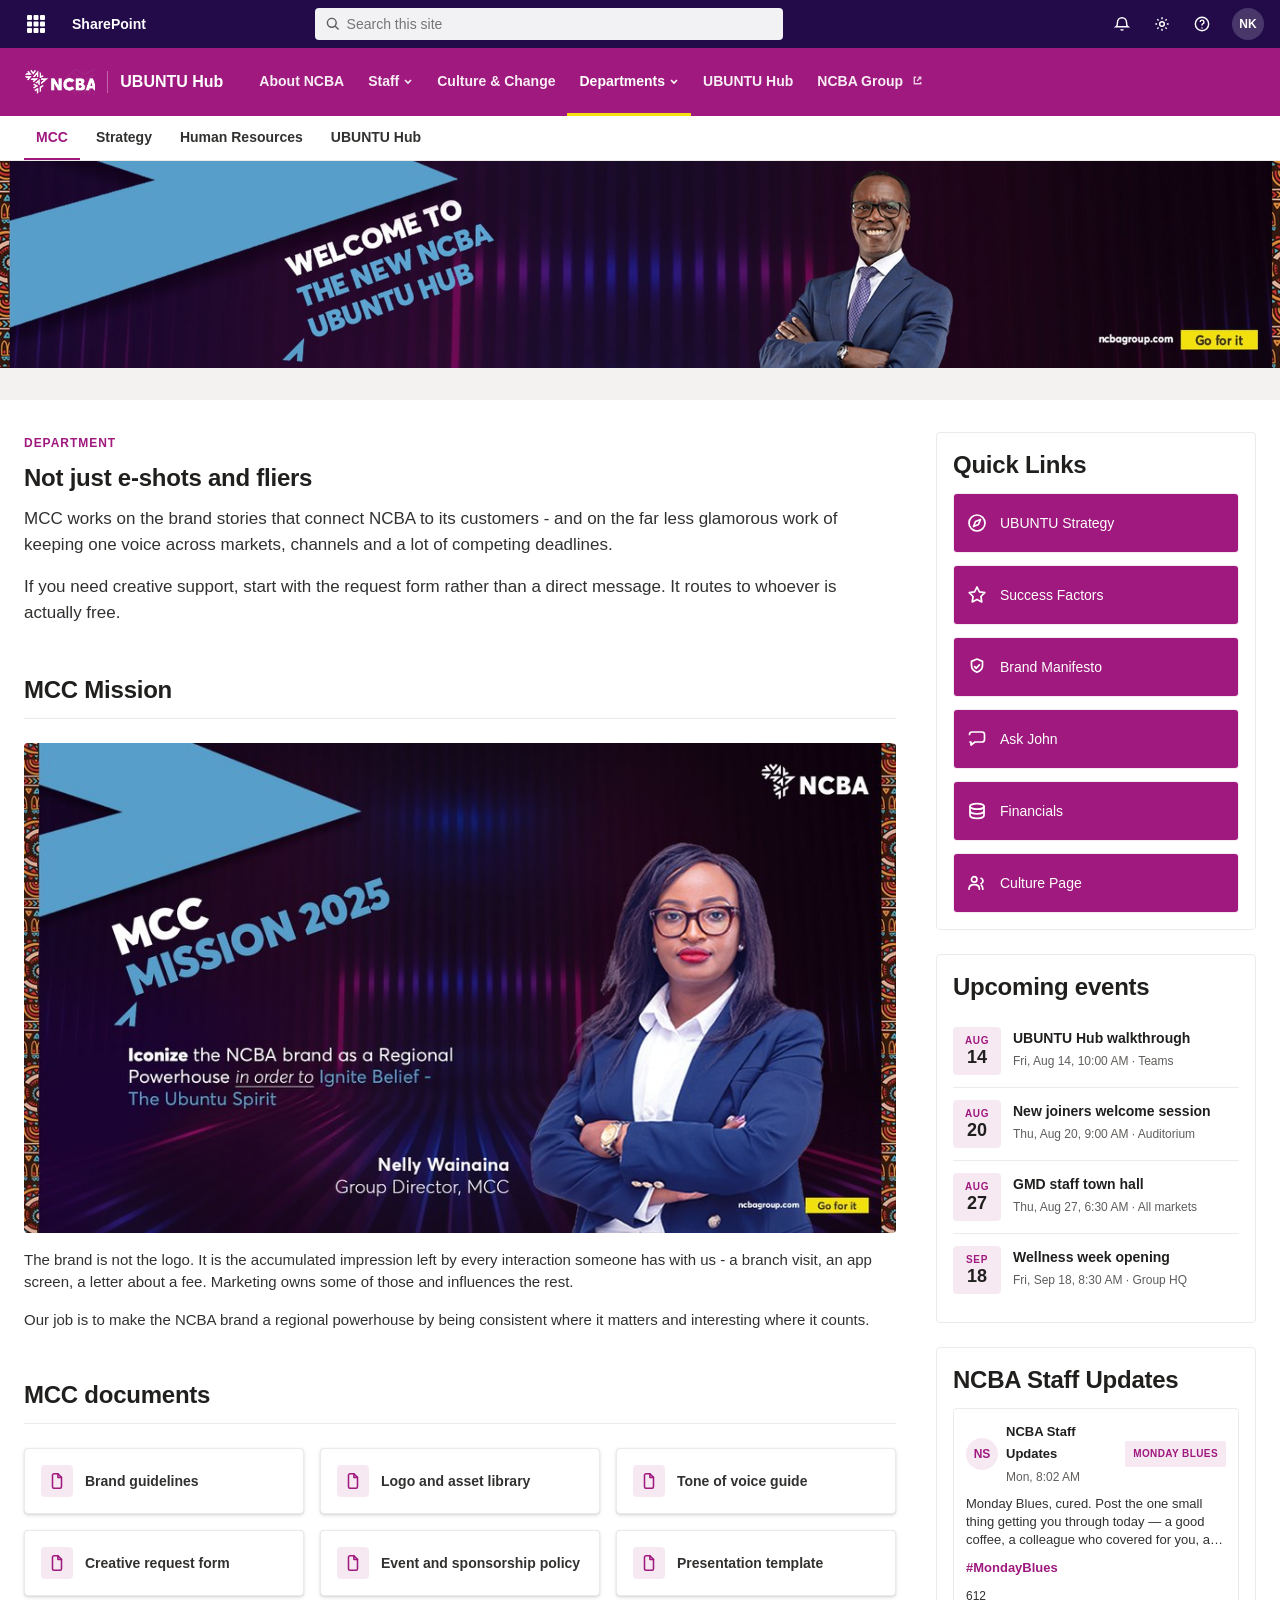
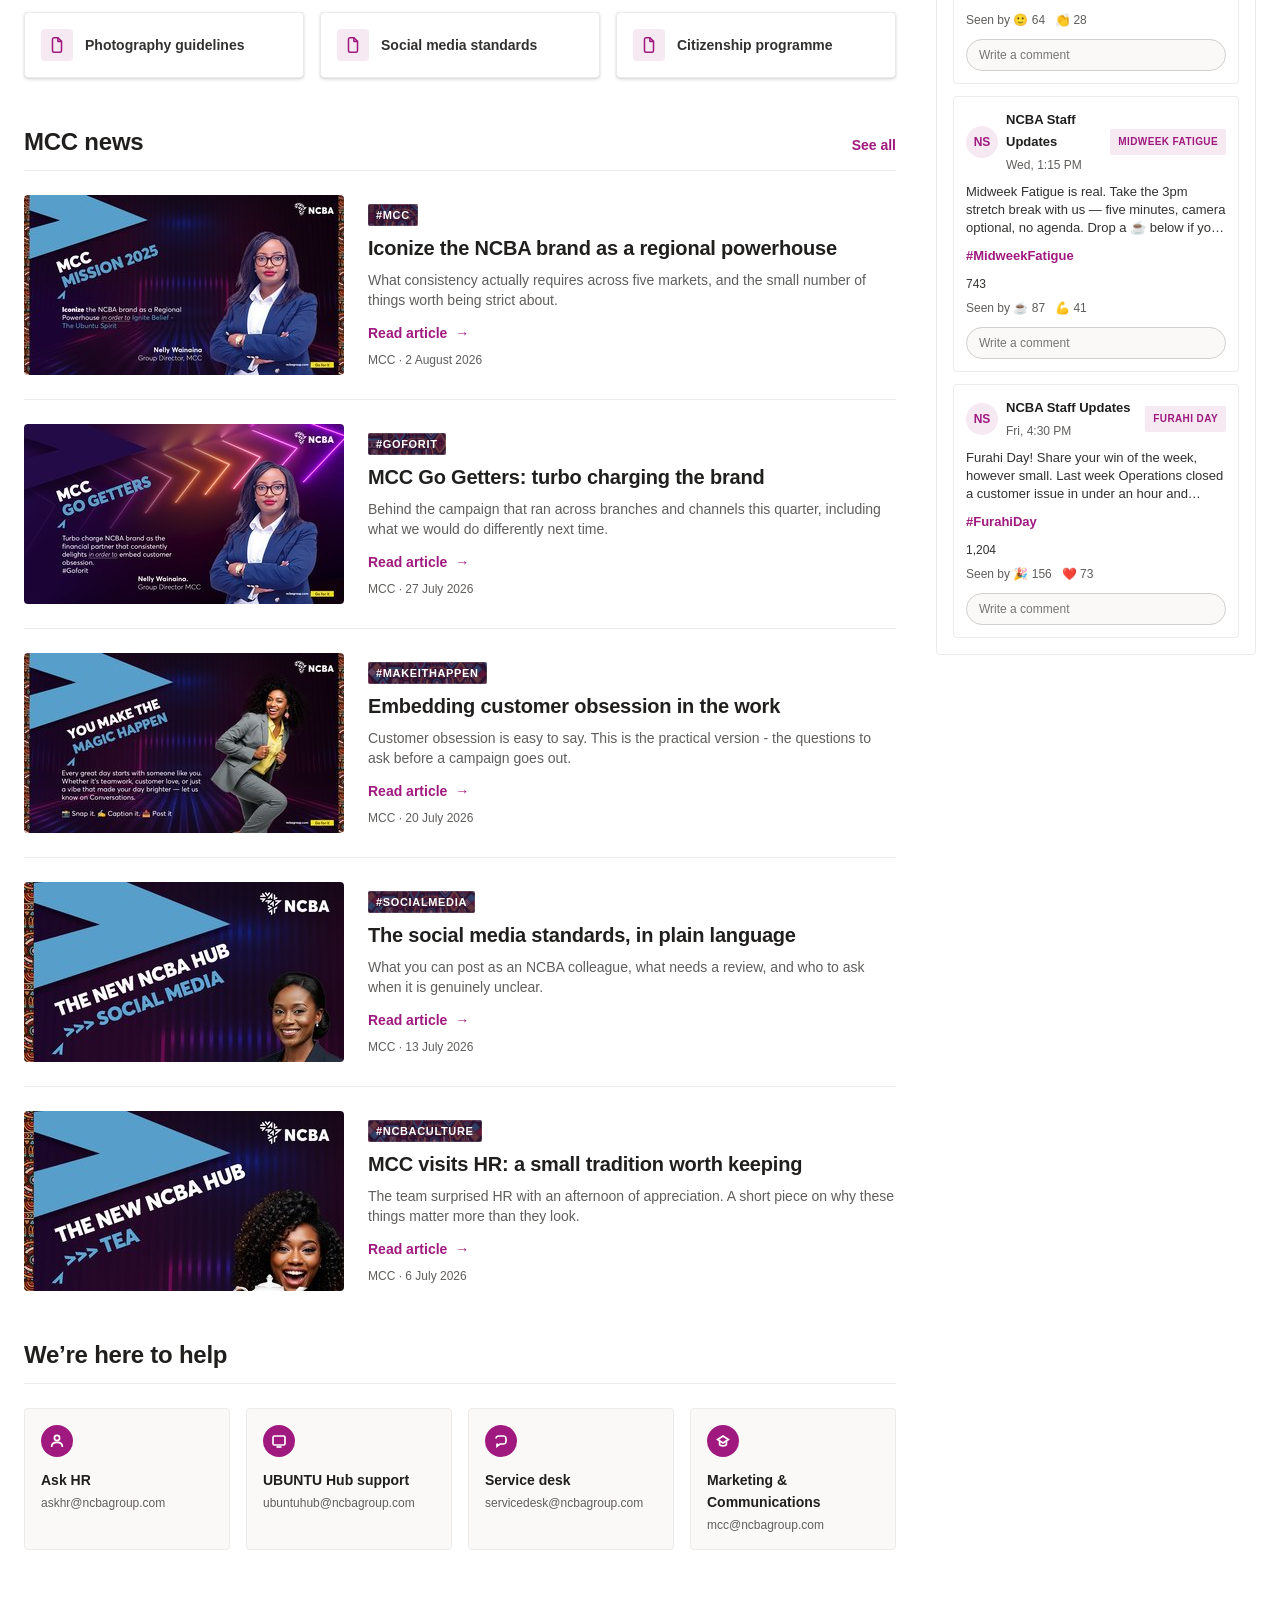
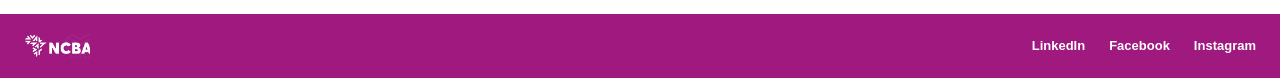
<file: kenya-mcc.html>
<!DOCTYPE html>
<html lang="en">
<head>
<meta charset="utf-8">
<meta name="viewport" content="width=device-width, initial-scale=1">
<title>Marketing, Communications &amp; Citizenship | NCBA UBUNTU Hub</title>
<link rel="stylesheet" href="assets/css/ncba.css">
</head>
<body>

<a class="skip" href="#main">Skip to main content</a>

<!-- ============================ SUITE BAR ============================ -->
<div class="suitebar">
  <a class="suitebar__waffle" href="#main" aria-label="App launcher">
    <svg width="20" height="20" viewBox="0 0 20 20" fill="currentColor" aria-hidden="true">
      <rect x="1" y="1" width="5" height="5" rx="1"/><rect x="7.5" y="1" width="5" height="5" rx="1"/><rect x="14" y="1" width="5" height="5" rx="1"/>
      <rect x="1" y="7.5" width="5" height="5" rx="1"/><rect x="7.5" y="7.5" width="5" height="5" rx="1"/><rect x="14" y="7.5" width="5" height="5" rx="1"/>
      <rect x="1" y="14" width="5" height="5" rx="1"/><rect x="7.5" y="14" width="5" height="5" rx="1"/><rect x="14" y="14" width="5" height="5" rx="1"/>
    </svg>
  </a>
  <a class="suitebar__app" href="index.html">SharePoint</a>
  <div class="suitebar__search">
    <svg viewBox="0 0 20 20" fill="none" stroke="currentColor" stroke-width="1.8" aria-hidden="true">
      <circle cx="8.5" cy="8.5" r="5.5"/><path d="M12.8 12.8 17 17"/>
    </svg>
    <label class="visually-hidden" for="q">Search this site</label>
    <input id="q" type="search" placeholder="Search this site">
  </div>
  <div class="suitebar__right">
    <a class="suitebar__icon" href="#main" aria-label="Notifications">
      <svg width="18" height="18" viewBox="0 0 20 20" fill="none" stroke="currentColor" stroke-width="1.6" aria-hidden="true">
        <path d="M5 8a5 5 0 0 1 10 0c0 4 1.5 5 1.5 5h-13S5 12 5 8Z"/><path d="M8.5 16a1.8 1.8 0 0 0 3 0"/>
      </svg>
    </a>
    <a class="suitebar__icon" href="#main" aria-label="Settings">
      <svg width="18" height="18" viewBox="0 0 20 20" fill="none" stroke="currentColor" stroke-width="1.6" aria-hidden="true">
        <circle cx="10" cy="10" r="2.6"/><path d="M10 2.6v2M10 15.4v2M2.6 10h2M15.4 10h2M4.8 4.8l1.4 1.4M13.8 13.8l1.4 1.4M15.2 4.8l-1.4 1.4M6.2 13.8l-1.4 1.4"/>
      </svg>
    </a>
    <a class="suitebar__icon" href="#help" aria-label="Help">
      <svg width="18" height="18" viewBox="0 0 20 20" fill="none" stroke="currentColor" stroke-width="1.6" aria-hidden="true">
        <circle cx="10" cy="10" r="7.4"/><path d="M8 7.8a2.1 2.1 0 1 1 2.8 2c-.6.3-.8.8-.8 1.4v.4"/><circle cx="10" cy="14.4" r=".8" fill="currentColor" stroke="none"/>
      </svg>
    </a>
    <span class="suitebar__avatar" aria-hidden="true">NK</span>
  </div>
</div>

<!-- ============================ SITE HEADER ============================ -->
<header class="sitehead">
  <a class="sitehead__brand" href="index.html">
    <img src="assets/img/ncba-logo-white.png" alt="NCBA" width="71" height="26">
    <span class="sitehead__title">UBUNTU Hub</span>
  </a>
  <nav class="sitehead__nav" aria-label="Main">
    <ul>
      <li><a href="#main">About NCBA</a></li>
      <li class="has-menu">
        <a href="staff.html">Staff
          <svg class="caret" viewBox="0 0 10 10" fill="none" stroke="currentColor" stroke-width="1.6" aria-hidden="true"><path d="m2 4 3 3 3-3"/></svg>
        </a>
        <ul class="menu">
          <li><a href="staff.html#existing-staff">Existing Staff</a></li>
          <li><a href="staff.html#new-staff">New Staff</a></li>
        </ul>
      </li>
      <li><a href="#news">Culture &amp; Change</a></li>
      <li class="has-menu">
        <a class="is-active" href="kenya-mcc.html" aria-current="page">Departments
          <svg class="caret" viewBox="0 0 10 10" fill="none" stroke="currentColor" stroke-width="1.6" aria-hidden="true"><path d="m2 4 3 3 3-3"/></svg>
        </a>
        <ul class="menu">
          <li><a href="kenya-mcc.html">MCC</a></li>
          <li><a href="kenya-strategy.html">Strategy</a></li>
          <li><a href="kenya-hr.html">Human Resources</a></li>
          <li><a href="ubuntu-hub.html">UBUNTU Hub</a></li>
        </ul>
      </li>
      <li><a href="ubuntu-hub.html">UBUNTU Hub</a></li>
      <li><a class="is-external" href="https://ncbagroup.com/" target="_blank" rel="noopener noreferrer">NCBA Group<svg class="ext" viewBox="0 0 12 12" fill="none" stroke="currentColor" stroke-width="1.5" aria-hidden="true"><path d="M4.5 2.5H2.5v7h7v-2M7 2.5h2.5V5M9.5 2.5 5.5 6.5"/></svg><span class="visually-hidden"> (opens in a new tab)</span></a></li>
    </ul>
  </nav>
</header>

<nav class="subnav" aria-label="Departments">
  <div class="subnav__inner">
      <div class="subnav__item"><a class="is-active" href="kenya-mcc.html" aria-current="page">MCC</a></div>
      <div class="subnav__item"><a href="kenya-strategy.html">Strategy</a></div>
      <div class="subnav__item"><a href="kenya-hr.html">Human Resources</a></div>
      <div class="subnav__item"><a href="ubuntu-hub.html">UBUNTU Hub</a></div>
  </div>
</nav>
<!-- ============================ HERO (full bleed) ============================ -->
<section class="hero">
  <img class="hero__img" src="assets/img/hero/hero-mcc.jpg" alt="Marketing, Communications and Citizenship" width="1920" height="310">
  <h1 class="visually-hidden">Marketing, Communications &amp; Citizenship</h1>
  <p class="visually-hidden">We shape how the world sees and feels NCBA.</p>
</section>

<!-- ============================ PAGE ============================ -->
<div class="canvas">
  <div class="grid">

  <!-- ------------------------- MAIN COLUMN ------------------------- -->
  <main class="col-main" id="main">

    <section class="section">
      <p class="eyebrow">Department</p>
      <h2 style="margin-bottom:12px">Not just e-shots and fliers</h2>
      <p class="lede">MCC works on the brand stories that connect NCBA to its customers - and on the far less glamorous work of keeping one voice across markets, channels and a lot of competing deadlines.</p>
      <p class="lede">If you need creative support, start with the request form rather than a direct message. It routes to whoever is actually free.</p>
    </section>

    <section class="section">
      <div class="section__head">
        <h2>MCC Mission</h2>
      </div>
      <span class="media">
        <img class="media__img" src="assets/img/media/feature-nelly.jpg" alt="Nelly Wainaina, Group Director, MCC" width="940" height="529">
      </span>
      <div style="margin-top:16px">
      <p>The brand is not the logo. It is the accumulated impression left by every interaction someone has with us - a branch visit, an app screen, a letter about a fee. Marketing owns some of those and influences the rest.</p>
      <p>Our job is to make the NCBA brand a regional powerhouse by being consistent where it matters and interesting where it counts.</p>
      </div>
    </section>

    <section class="section">
      <div class="section__head">
        <h2>MCC documents</h2>
      </div>
      <div class="doctiles">
        <a class="doctile" href="#main"><span class="doctile__icon" aria-hidden="true"><svg viewBox="0 0 16 20" fill="none" stroke="currentColor" stroke-width="1.7" stroke-linecap="round" stroke-linejoin="round" aria-hidden="true"><path d="M9 2H4.6A1.6 1.6 0 0 0 3 3.6v12.8A1.6 1.6 0 0 0 4.6 18h6.8a1.6 1.6 0 0 0 1.6-1.6V6z"/><path d="M9 2v4h4"/></svg></span>Brand guidelines</a>
        <a class="doctile" href="#main"><span class="doctile__icon" aria-hidden="true"><svg viewBox="0 0 16 20" fill="none" stroke="currentColor" stroke-width="1.7" stroke-linecap="round" stroke-linejoin="round" aria-hidden="true"><path d="M9 2H4.6A1.6 1.6 0 0 0 3 3.6v12.8A1.6 1.6 0 0 0 4.6 18h6.8a1.6 1.6 0 0 0 1.6-1.6V6z"/><path d="M9 2v4h4"/></svg></span>Logo and asset library</a>
        <a class="doctile" href="#main"><span class="doctile__icon" aria-hidden="true"><svg viewBox="0 0 16 20" fill="none" stroke="currentColor" stroke-width="1.7" stroke-linecap="round" stroke-linejoin="round" aria-hidden="true"><path d="M9 2H4.6A1.6 1.6 0 0 0 3 3.6v12.8A1.6 1.6 0 0 0 4.6 18h6.8a1.6 1.6 0 0 0 1.6-1.6V6z"/><path d="M9 2v4h4"/></svg></span>Tone of voice guide</a>
        <a class="doctile" href="#main"><span class="doctile__icon" aria-hidden="true"><svg viewBox="0 0 16 20" fill="none" stroke="currentColor" stroke-width="1.7" stroke-linecap="round" stroke-linejoin="round" aria-hidden="true"><path d="M9 2H4.6A1.6 1.6 0 0 0 3 3.6v12.8A1.6 1.6 0 0 0 4.6 18h6.8a1.6 1.6 0 0 0 1.6-1.6V6z"/><path d="M9 2v4h4"/></svg></span>Creative request form</a>
        <a class="doctile" href="#main"><span class="doctile__icon" aria-hidden="true"><svg viewBox="0 0 16 20" fill="none" stroke="currentColor" stroke-width="1.7" stroke-linecap="round" stroke-linejoin="round" aria-hidden="true"><path d="M9 2H4.6A1.6 1.6 0 0 0 3 3.6v12.8A1.6 1.6 0 0 0 4.6 18h6.8a1.6 1.6 0 0 0 1.6-1.6V6z"/><path d="M9 2v4h4"/></svg></span>Event and sponsorship policy</a>
        <a class="doctile" href="#main"><span class="doctile__icon" aria-hidden="true"><svg viewBox="0 0 16 20" fill="none" stroke="currentColor" stroke-width="1.7" stroke-linecap="round" stroke-linejoin="round" aria-hidden="true"><path d="M9 2H4.6A1.6 1.6 0 0 0 3 3.6v12.8A1.6 1.6 0 0 0 4.6 18h6.8a1.6 1.6 0 0 0 1.6-1.6V6z"/><path d="M9 2v4h4"/></svg></span>Presentation template</a>
        <a class="doctile" href="#main"><span class="doctile__icon" aria-hidden="true"><svg viewBox="0 0 16 20" fill="none" stroke="currentColor" stroke-width="1.7" stroke-linecap="round" stroke-linejoin="round" aria-hidden="true"><path d="M9 2H4.6A1.6 1.6 0 0 0 3 3.6v12.8A1.6 1.6 0 0 0 4.6 18h6.8a1.6 1.6 0 0 0 1.6-1.6V6z"/><path d="M9 2v4h4"/></svg></span>Photography guidelines</a>
        <a class="doctile" href="#main"><span class="doctile__icon" aria-hidden="true"><svg viewBox="0 0 16 20" fill="none" stroke="currentColor" stroke-width="1.7" stroke-linecap="round" stroke-linejoin="round" aria-hidden="true"><path d="M9 2H4.6A1.6 1.6 0 0 0 3 3.6v12.8A1.6 1.6 0 0 0 4.6 18h6.8a1.6 1.6 0 0 0 1.6-1.6V6z"/><path d="M9 2v4h4"/></svg></span>Social media standards</a>
        <a class="doctile" href="#main"><span class="doctile__icon" aria-hidden="true"><svg viewBox="0 0 16 20" fill="none" stroke="currentColor" stroke-width="1.7" stroke-linecap="round" stroke-linejoin="round" aria-hidden="true"><path d="M9 2H4.6A1.6 1.6 0 0 0 3 3.6v12.8A1.6 1.6 0 0 0 4.6 18h6.8a1.6 1.6 0 0 0 1.6-1.6V6z"/><path d="M9 2v4h4"/></svg></span>Citizenship programme</a>
      </div>
    </section>

    <section class="section" id="news">
      <div class="section__head">
        <h2>MCC news</h2>
        <a class="section__all" href="article.html">See all</a>
      </div>
      <div class="loop">

        <article class="loop__item">
          <a class="loop__media" href="article.html">
            <img class="loop__img" src="assets/img/loop/loop-nelly.jpg" alt="MCC Mission key visual" width="320" height="180">
          </a>
          <div class="loop__body">
            <span class="chip">#MCC</span>
            <h3 class="loop__title"><a href="article.html">Iconize the NCBA brand as a regional powerhouse</a></h3>
            <p class="loop__excerpt">What consistency actually requires across five markets, and the small number of things worth being strict about.</p>
            <a class="loop__more" href="article.html">Read article <span aria-hidden="true">&rarr;</span></a>
            <p class="loop__meta">MCC &middot; 2 August 2026</p>
          </div>
        </article>

        <article class="loop__item">
          <a class="loop__media" href="article.html">
            <img class="loop__img" src="assets/img/loop/loop-mcc.jpg" alt="MCC Go Getters" width="320" height="180">
          </a>
          <div class="loop__body">
            <span class="chip">#GoForIt</span>
            <h3 class="loop__title"><a href="article.html">MCC Go Getters: turbo charging the brand</a></h3>
            <p class="loop__excerpt">Behind the campaign that ran across branches and channels this quarter, including what we would do differently next time.</p>
            <a class="loop__more" href="article.html">Read article <span aria-hidden="true">&rarr;</span></a>
            <p class="loop__meta">MCC &middot; 27 July 2026</p>
          </div>
        </article>

        <article class="loop__item">
          <a class="loop__media" href="article.html">
            <img class="loop__img" src="assets/img/loop/loop-magic.jpg" alt="You make the magic happen" width="320" height="180">
          </a>
          <div class="loop__body">
            <span class="chip">#MakeItHappen</span>
            <h3 class="loop__title"><a href="article.html">Embedding customer obsession in the work</a></h3>
            <p class="loop__excerpt">Customer obsession is easy to say. This is the practical version - the questions to ask before a campaign goes out.</p>
            <a class="loop__more" href="article.html">Read article <span aria-hidden="true">&rarr;</span></a>
            <p class="loop__meta">MCC &middot; 20 July 2026</p>
          </div>
        </article>

        <article class="loop__item">
          <a class="loop__media" href="article.html">
            <img class="loop__img" src="assets/img/loop/loop-social.jpg" alt="Social media" width="320" height="180">
          </a>
          <div class="loop__body">
            <span class="chip">#SocialMedia</span>
            <h3 class="loop__title"><a href="article.html">The social media standards, in plain language</a></h3>
            <p class="loop__excerpt">What you can post as an NCBA colleague, what needs a review, and who to ask when it is genuinely unclear.</p>
            <a class="loop__more" href="article.html">Read article <span aria-hidden="true">&rarr;</span></a>
            <p class="loop__meta">MCC &middot; 13 July 2026</p>
          </div>
        </article>

        <article class="loop__item">
          <a class="loop__media" href="article.html">
            <img class="loop__img" src="assets/img/loop/loop-tea.jpg" alt="Tea with Group" width="320" height="180">
          </a>
          <div class="loop__body">
            <span class="chip">#NCBACulture</span>
            <h3 class="loop__title"><a href="article.html">MCC visits HR: a small tradition worth keeping</a></h3>
            <p class="loop__excerpt">The team surprised HR with an afternoon of appreciation. A short piece on why these things matter more than they look.</p>
            <a class="loop__more" href="article.html">Read article <span aria-hidden="true">&rarr;</span></a>
            <p class="loop__meta">MCC &middot; 6 July 2026</p>
          </div>
        </article>

      </div>
    </section>

    <section class="section" id="help">
      <div class="section__head">
        <h2>We&rsquo;re here to help</h2>
      </div>
      <div class="help__grid">

        <div class="help__card">
          <span class="help__icon" aria-hidden="true">
            <svg viewBox="0 0 16 16" fill="none" stroke="currentColor" stroke-width="1.7"><circle cx="8" cy="5" r="2.6"/><path d="M2.6 14c0-3 2.4-4.6 5.4-4.6s5.4 1.6 5.4 4.6"/></svg>
          </span>
          <span class="help__team">Ask HR</span>
          <p class="help__addr">askhr@ncbagroup.com</p>
        </div>

        <div class="help__card">
          <span class="help__icon" aria-hidden="true">
            <svg viewBox="0 0 16 16" fill="none" stroke="currentColor" stroke-width="1.7"><rect x="2" y="3" width="12" height="9" rx="1.4"/><path d="M5.5 14h5"/></svg>
          </span>
          <span class="help__team">UBUNTU Hub support</span>
          <p class="help__addr">ubuntuhub@ncbagroup.com</p>
        </div>

        <div class="help__card">
          <span class="help__icon" aria-hidden="true">
            <svg viewBox="0 0 16 16" fill="none" stroke="currentColor" stroke-width="1.7"><path d="M3 5.5A2.5 2.5 0 0 1 5.5 3h5A2.5 2.5 0 0 1 13 5.5v3A2.5 2.5 0 0 1 10.5 11H7l-3 2.2V11h-.5"/></svg>
          </span>
          <span class="help__team">Service desk</span>
          <p class="help__addr">servicedesk@ncbagroup.com</p>
        </div>

        <div class="help__card">
          <span class="help__icon" aria-hidden="true">
            <svg viewBox="0 0 16 16" fill="none" stroke="currentColor" stroke-width="1.7"><path d="M2.6 6.5 8 3l5.4 3.5L8 10 2.6 6.5Z"/><path d="M4.6 8v3.2c0 .8 1.5 1.6 3.4 1.6s3.4-.8 3.4-1.6V8"/></svg>
          </span>
          <span class="help__team">Marketing &amp; Communications</span>
          <p class="help__addr">mcc@ncbagroup.com</p>
        </div>

      </div>
    </section>

  </main>

  <!-- ------------------------- RIGHT RAIL ------------------------- -->
  <aside class="col-rail" aria-label="Group resources">

    <section class="widget">
      <h2 class="widget__title">Quick Links</h2>
      <ul class="qlinks">
        <li><a href="ubuntu-hub.html">
          <span class="qlinks__icon" aria-hidden="true"><svg viewBox="0 0 22 22" fill="none" stroke="currentColor" stroke-width="1.7" stroke-linecap="round" stroke-linejoin="round" aria-hidden="true"><circle cx="11" cy="11" r="8"/><path d="m14.5 7.5-2 5-5 2 2-5z"/></svg></span>
          <span class="qlinks__label">UBUNTU Strategy</span></a></li>
        <li><a href="#main">
          <span class="qlinks__icon" aria-hidden="true"><svg viewBox="0 0 22 22" fill="none" stroke="currentColor" stroke-width="1.7" stroke-linecap="round" stroke-linejoin="round" aria-hidden="true"><path d="m11 3 2.4 4.9 5.4.8-3.9 3.8.9 5.4L11 15.4 6.2 17.9l.9-5.4L3.2 8.7l5.4-.8z"/></svg></span>
          <span class="qlinks__label">Success Factors</span></a></li>
        <li><a href="ubuntu-hub.html#manifesto">
          <span class="qlinks__icon" aria-hidden="true"><svg viewBox="0 0 22 22" fill="none" stroke="currentColor" stroke-width="1.7" stroke-linecap="round" stroke-linejoin="round" aria-hidden="true"><path d="M11 3l5.5 2.4v4.2c0 3.4-2.2 5.6-5.5 6.6-3.3-1-5.5-3.2-5.5-6.6V5.4z"/><path d="m8.6 10.6 1.7 1.7 3.1-3.4"/></svg></span>
          <span class="qlinks__label">Brand Manifesto</span></a></li>
        <li><a href="connect-with-john.html">
          <span class="qlinks__icon" aria-hidden="true"><svg viewBox="0 0 22 22" fill="none" stroke="currentColor" stroke-width="1.7" stroke-linecap="round" stroke-linejoin="round" aria-hidden="true"><path d="M3.5 6.5A2.5 2.5 0 0 1 6 4h10a2.5 2.5 0 0 1 2.5 2.5v5A2.5 2.5 0 0 1 16 14H9l-4 3v-3h-1"/></svg></span>
          <span class="qlinks__label">Ask John</span></a></li>
        <li><a href="#main">
          <span class="qlinks__icon" aria-hidden="true"><svg viewBox="0 0 22 22" fill="none" stroke="currentColor" stroke-width="1.7" stroke-linecap="round" stroke-linejoin="round" aria-hidden="true"><ellipse cx="11" cy="6.4" rx="7" ry="2.8"/><path d="M4 6.4v9.2c0 1.55 3.13 2.8 7 2.8s7-1.25 7-2.8V6.4"/><path d="M4 11c0 1.55 3.13 2.8 7 2.8s7-1.25 7-2.8"/></svg></span>
          <span class="qlinks__label">Financials</span></a></li>
        <li><a href="#main">
          <span class="qlinks__icon" aria-hidden="true"><svg viewBox="0 0 22 22" fill="none" stroke="currentColor" stroke-width="1.7" stroke-linecap="round" stroke-linejoin="round" aria-hidden="true"><circle cx="8.2" cy="7.4" r="2.7"/><path d="M3 17.2c0-2.9 2.3-4.5 5.2-4.5s5.2 1.6 5.2 4.5"/><path d="M15 6.3a2.7 2.7 0 0 1 0 5.2M16.8 17.2c0-1.8-.5-3.1-1.5-4"/></svg></span>
          <span class="qlinks__label">Culture Page</span></a></li>
      </ul>
    </section>
    <section class="widget" id="events">
      <h2 class="widget__title">Upcoming events</h2>
      <ul class="events">
        <li>
          <span class="events__date"><span class="events__mon">Aug</span><span class="events__day">14</span></span>
          <span class="events__body">
            <a class="events__title" href="ubuntu-hub.html">UBUNTU Hub walkthrough</a>
            <span class="events__when">Fri, Aug 14, 10:00 AM &middot; Teams</span>
          </span>
        </li>
        <li>
          <span class="events__date"><span class="events__mon">Aug</span><span class="events__day">20</span></span>
          <span class="events__body">
            <a class="events__title" href="staff.html#new-staff">New joiners welcome session</a>
            <span class="events__when">Thu, Aug 20, 9:00 AM &middot; Auditorium</span>
          </span>
        </li>
        <li>
          <span class="events__date"><span class="events__mon">Aug</span><span class="events__day">27</span></span>
          <span class="events__body">
            <a class="events__title" href="connect-with-john.html">GMD staff town hall</a>
            <span class="events__when">Thu, Aug 27, 6:30 AM &middot; All markets</span>
          </span>
        </li>
        <li>
          <span class="events__date"><span class="events__mon">Sep</span><span class="events__day">18</span></span>
          <span class="events__body">
            <a class="events__title" href="kenya-hr.html">Wellness week opening</a>
            <span class="events__when">Fri, Sep 18, 8:30 AM &middot; Group HQ</span>
          </span>
        </li>
      </ul>
    </section>
    <section class="widget">
      <h2 class="widget__title">NCBA Staff Updates</h2>
      <div class="feed">
        <article class="feed__item">
          <div class="feed__head">
            <span class="feed__avatar" aria-hidden="true">NS</span>
            <span class="feed__who">
              <span class="feed__author">NCBA Staff Updates</span>
              <span class="feed__meta">Mon, 8:02 AM</span>
            </span>
            <span class="feed__badge">Monday Blues</span>
          </div>
          <p class="feed__text">Monday Blues, cured. Post the one small thing getting you through today — a good coffee, a colleague who covered for you, a playlist. Best three get a shout-out on Furahi Day.</p>
          <a class="feed__tag" href="article.html">#MondayBlues</a>
          <span class="feed__react" aria-hidden="true">612</span>
          <span class="feed__views">Seen by &#128578; 64 &nbsp; &#128079; 28</span>
          <label class="visually-hidden" for="c1">Comment on this update</label>
          <input class="feed__comment" id="c1" type="text" placeholder="Write a comment">
        </article>
        <article class="feed__item">
          <div class="feed__head">
            <span class="feed__avatar" aria-hidden="true">NS</span>
            <span class="feed__who">
              <span class="feed__author">NCBA Staff Updates</span>
              <span class="feed__meta">Wed, 1:15 PM</span>
            </span>
            <span class="feed__badge">Midweek Fatigue</span>
          </div>
          <p class="feed__text">Midweek Fatigue is real. Take the 3pm stretch break with us — five minutes, camera optional, no agenda. Drop a &#9749; below if you are joining.</p>
          <a class="feed__tag" href="article.html">#MidweekFatigue</a>
          <span class="feed__react" aria-hidden="true">743</span>
          <span class="feed__views">Seen by &#9749; 87 &nbsp; &#128170; 41</span>
          <label class="visually-hidden" for="c2">Comment on this update</label>
          <input class="feed__comment" id="c2" type="text" placeholder="Write a comment">
        </article>
        <article class="feed__item">
          <div class="feed__head">
            <span class="feed__avatar" aria-hidden="true">NS</span>
            <span class="feed__who">
              <span class="feed__author">NCBA Staff Updates</span>
              <span class="feed__meta">Fri, 4:30 PM</span>
            </span>
            <span class="feed__badge">Furahi Day</span>
          </div>
          <p class="feed__text">Furahi Day! Share your win of the week, however small. Last week Operations closed a customer issue in under an hour and nobody outside the floor heard about it. Let us fix that.</p>
          <a class="feed__tag" href="article.html">#FurahiDay</a>
          <span class="feed__react" aria-hidden="true">1,204</span>
          <span class="feed__views">Seen by &#127881; 156 &nbsp; &#10084;&#65039; 73</span>
          <label class="visually-hidden" for="c3">Comment on this update</label>
          <input class="feed__comment" id="c3" type="text" placeholder="Write a comment">
        </article>
      </div>
    </section>

  </aside>
  </div>
</div>

<!-- ============================ FOOTER ============================ -->
<footer class="sitefoot">
  <div class="sitefoot__inner">
    <a class="sitefoot__brand" href="index.html">
      <img src="assets/img/ncba-logo-white.png" alt="NCBA" width="66" height="24">
    </a>
    <nav class="sitefoot__social" aria-label="Social">
      <a href="#main">LinkedIn</a>
      <a href="#main">Facebook</a>
      <a href="#main">Instagram</a>
    </nav>
  </div>
</footer>

</body>
</html>
</file>
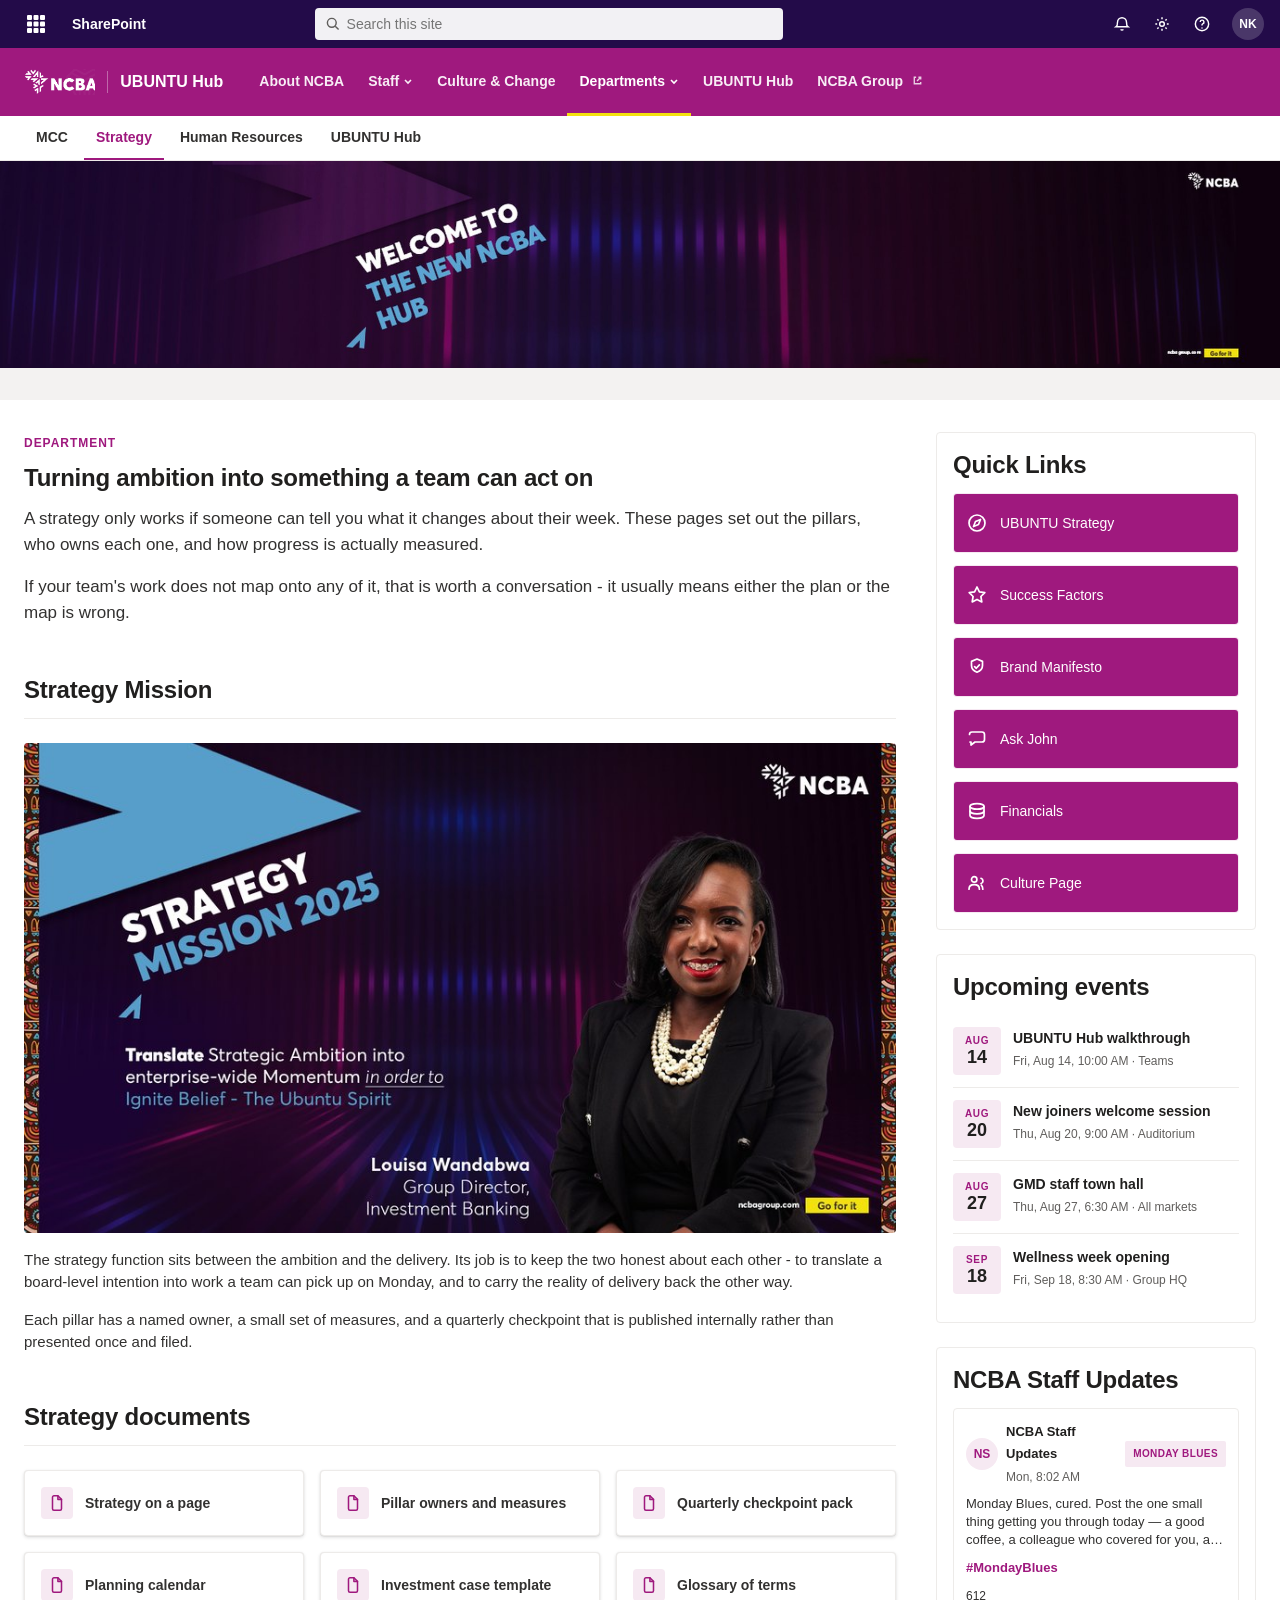
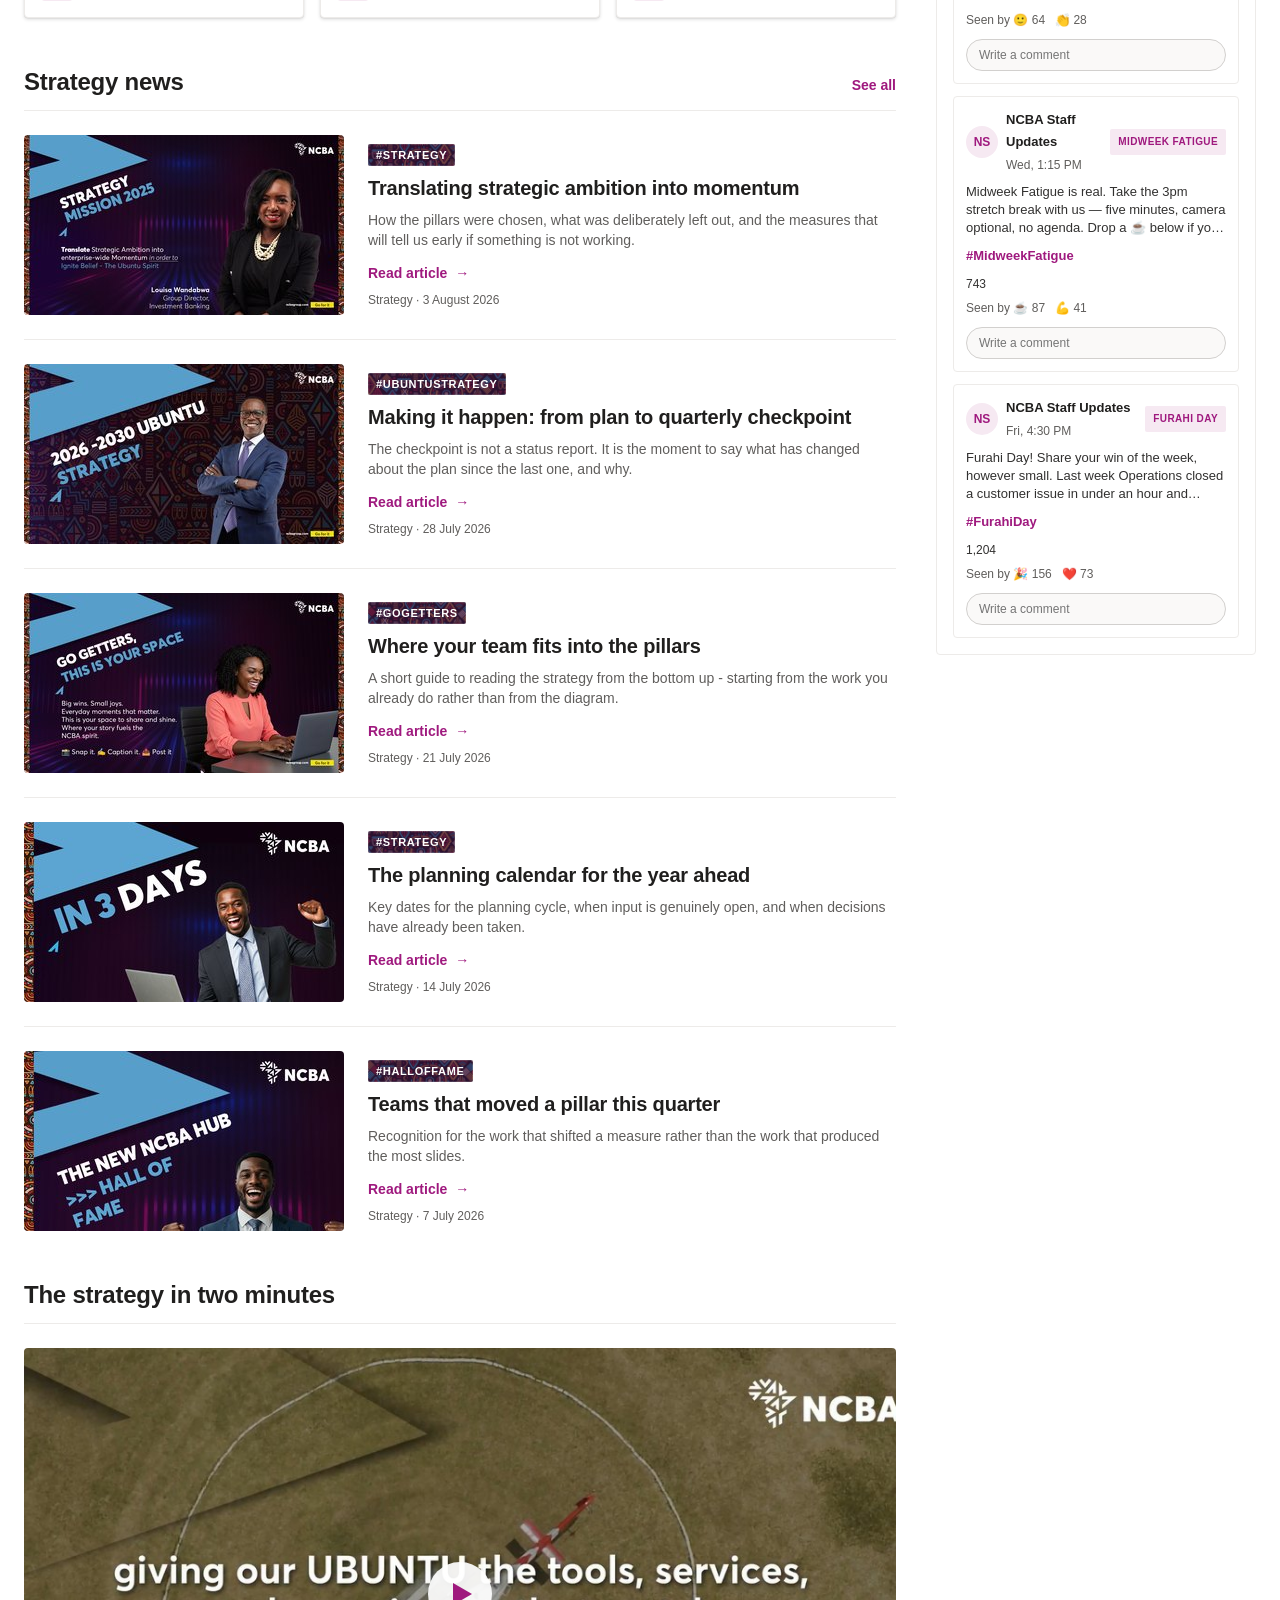
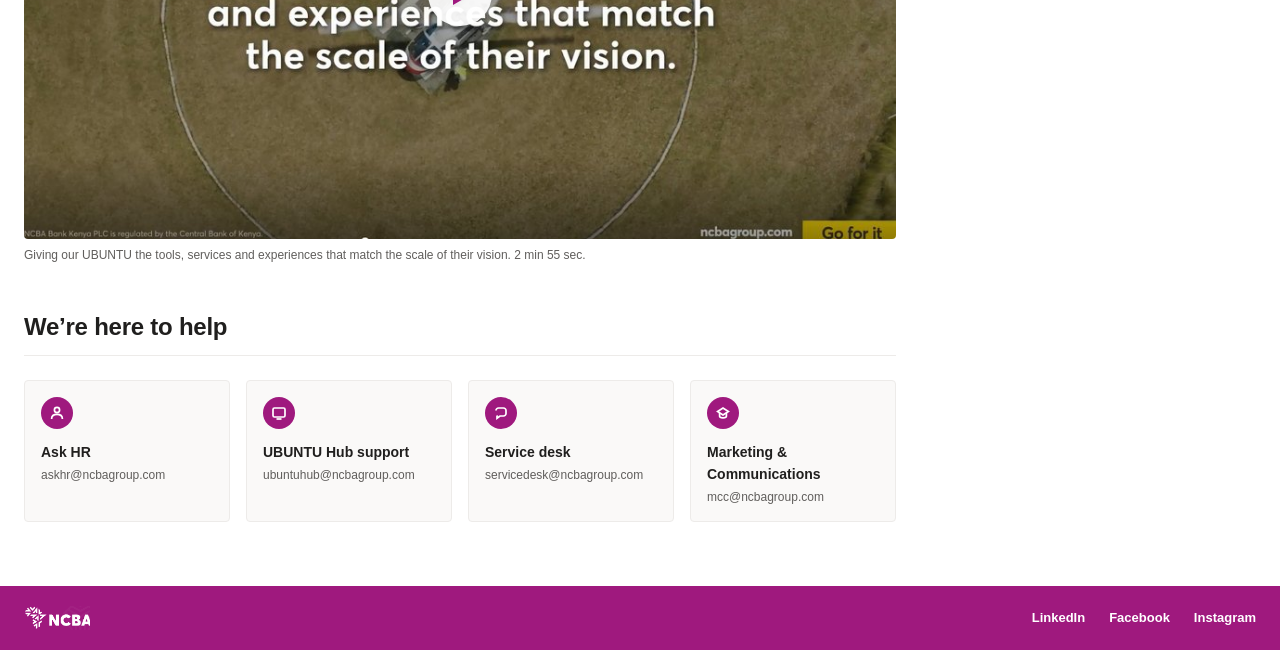
<file: kenya-strategy.html>
<!DOCTYPE html>
<html lang="en">
<head>
<meta charset="utf-8">
<meta name="viewport" content="width=device-width, initial-scale=1">
<title>Strategy | NCBA UBUNTU Hub</title>
<link rel="stylesheet" href="assets/css/ncba.css">
</head>
<body>

<a class="skip" href="#main">Skip to main content</a>

<!-- ============================ SUITE BAR ============================ -->
<div class="suitebar">
  <a class="suitebar__waffle" href="#main" aria-label="App launcher">
    <svg width="20" height="20" viewBox="0 0 20 20" fill="currentColor" aria-hidden="true">
      <rect x="1" y="1" width="5" height="5" rx="1"/><rect x="7.5" y="1" width="5" height="5" rx="1"/><rect x="14" y="1" width="5" height="5" rx="1"/>
      <rect x="1" y="7.5" width="5" height="5" rx="1"/><rect x="7.5" y="7.5" width="5" height="5" rx="1"/><rect x="14" y="7.5" width="5" height="5" rx="1"/>
      <rect x="1" y="14" width="5" height="5" rx="1"/><rect x="7.5" y="14" width="5" height="5" rx="1"/><rect x="14" y="14" width="5" height="5" rx="1"/>
    </svg>
  </a>
  <a class="suitebar__app" href="index.html">SharePoint</a>
  <div class="suitebar__search">
    <svg viewBox="0 0 20 20" fill="none" stroke="currentColor" stroke-width="1.8" aria-hidden="true">
      <circle cx="8.5" cy="8.5" r="5.5"/><path d="M12.8 12.8 17 17"/>
    </svg>
    <label class="visually-hidden" for="q">Search this site</label>
    <input id="q" type="search" placeholder="Search this site">
  </div>
  <div class="suitebar__right">
    <a class="suitebar__icon" href="#main" aria-label="Notifications">
      <svg width="18" height="18" viewBox="0 0 20 20" fill="none" stroke="currentColor" stroke-width="1.6" aria-hidden="true">
        <path d="M5 8a5 5 0 0 1 10 0c0 4 1.5 5 1.5 5h-13S5 12 5 8Z"/><path d="M8.5 16a1.8 1.8 0 0 0 3 0"/>
      </svg>
    </a>
    <a class="suitebar__icon" href="#main" aria-label="Settings">
      <svg width="18" height="18" viewBox="0 0 20 20" fill="none" stroke="currentColor" stroke-width="1.6" aria-hidden="true">
        <circle cx="10" cy="10" r="2.6"/><path d="M10 2.6v2M10 15.4v2M2.6 10h2M15.4 10h2M4.8 4.8l1.4 1.4M13.8 13.8l1.4 1.4M15.2 4.8l-1.4 1.4M6.2 13.8l-1.4 1.4"/>
      </svg>
    </a>
    <a class="suitebar__icon" href="#help" aria-label="Help">
      <svg width="18" height="18" viewBox="0 0 20 20" fill="none" stroke="currentColor" stroke-width="1.6" aria-hidden="true">
        <circle cx="10" cy="10" r="7.4"/><path d="M8 7.8a2.1 2.1 0 1 1 2.8 2c-.6.3-.8.8-.8 1.4v.4"/><circle cx="10" cy="14.4" r=".8" fill="currentColor" stroke="none"/>
      </svg>
    </a>
    <span class="suitebar__avatar" aria-hidden="true">NK</span>
  </div>
</div>

<!-- ============================ SITE HEADER ============================ -->
<header class="sitehead">
  <a class="sitehead__brand" href="index.html">
    <img src="assets/img/ncba-logo-white.png" alt="NCBA" width="71" height="26">
    <span class="sitehead__title">UBUNTU Hub</span>
  </a>
  <nav class="sitehead__nav" aria-label="Main">
    <ul>
      <li><a href="#main">About NCBA</a></li>
      <li class="has-menu">
        <a href="staff.html">Staff
          <svg class="caret" viewBox="0 0 10 10" fill="none" stroke="currentColor" stroke-width="1.6" aria-hidden="true"><path d="m2 4 3 3 3-3"/></svg>
        </a>
        <ul class="menu">
          <li><a href="staff.html#existing-staff">Existing Staff</a></li>
          <li><a href="staff.html#new-staff">New Staff</a></li>
        </ul>
      </li>
      <li><a href="#news">Culture &amp; Change</a></li>
      <li class="has-menu">
        <a class="is-active" href="kenya-mcc.html" aria-current="page">Departments
          <svg class="caret" viewBox="0 0 10 10" fill="none" stroke="currentColor" stroke-width="1.6" aria-hidden="true"><path d="m2 4 3 3 3-3"/></svg>
        </a>
        <ul class="menu">
          <li><a href="kenya-mcc.html">MCC</a></li>
          <li><a href="kenya-strategy.html">Strategy</a></li>
          <li><a href="kenya-hr.html">Human Resources</a></li>
          <li><a href="ubuntu-hub.html">UBUNTU Hub</a></li>
        </ul>
      </li>
      <li><a href="ubuntu-hub.html">UBUNTU Hub</a></li>
      <li><a class="is-external" href="https://ncbagroup.com/" target="_blank" rel="noopener noreferrer">NCBA Group<svg class="ext" viewBox="0 0 12 12" fill="none" stroke="currentColor" stroke-width="1.5" aria-hidden="true"><path d="M4.5 2.5H2.5v7h7v-2M7 2.5h2.5V5M9.5 2.5 5.5 6.5"/></svg><span class="visually-hidden"> (opens in a new tab)</span></a></li>
    </ul>
  </nav>
</header>

<nav class="subnav" aria-label="Departments">
  <div class="subnav__inner">
      <div class="subnav__item"><a href="kenya-mcc.html">MCC</a></div>
      <div class="subnav__item"><a class="is-active" href="kenya-strategy.html" aria-current="page">Strategy</a></div>
      <div class="subnav__item"><a href="kenya-hr.html">Human Resources</a></div>
      <div class="subnav__item"><a href="ubuntu-hub.html">UBUNTU Hub</a></div>
  </div>
</nav>
<!-- ============================ HERO (full bleed) ============================ -->
<section class="hero">
  <img class="hero__img" src="assets/img/hero/hero-strategy.jpg" alt="NCBA strategy" width="1920" height="310">
  <h1 class="visually-hidden">Strategy</h1>
  <p class="visually-hidden">Translating strategic ambition into enterprise-wide momentum.</p>
</section>

<!-- ============================ PAGE ============================ -->
<div class="canvas">
  <div class="grid">

  <!-- ------------------------- MAIN COLUMN ------------------------- -->
  <main class="col-main" id="main">

    <section class="section">
      <p class="eyebrow">Department</p>
      <h2 style="margin-bottom:12px">Turning ambition into something a team can act on</h2>
      <p class="lede">A strategy only works if someone can tell you what it changes about their week. These pages set out the pillars, who owns each one, and how progress is actually measured.</p>
      <p class="lede">If your team's work does not map onto any of it, that is worth a conversation - it usually means either the plan or the map is wrong.</p>
    </section>

    <section class="section">
      <div class="section__head">
        <h2>Strategy Mission</h2>
      </div>
      <span class="media">
        <img class="media__img" src="assets/img/media/feature-louisa.jpg" alt="Louisa Wandabwa, Group Director, Investment Banking" width="940" height="529">
      </span>
      <div style="margin-top:16px">
      <p>The strategy function sits between the ambition and the delivery. Its job is to keep the two honest about each other - to translate a board-level intention into work a team can pick up on Monday, and to carry the reality of delivery back the other way.</p>
      <p>Each pillar has a named owner, a small set of measures, and a quarterly checkpoint that is published internally rather than presented once and filed.</p>
      </div>
    </section>

    <section class="section">
      <div class="section__head">
        <h2>Strategy documents</h2>
      </div>
      <div class="doctiles">
        <a class="doctile" href="#main"><span class="doctile__icon" aria-hidden="true"><svg viewBox="0 0 16 20" fill="none" stroke="currentColor" stroke-width="1.7" stroke-linecap="round" stroke-linejoin="round" aria-hidden="true"><path d="M9 2H4.6A1.6 1.6 0 0 0 3 3.6v12.8A1.6 1.6 0 0 0 4.6 18h6.8a1.6 1.6 0 0 0 1.6-1.6V6z"/><path d="M9 2v4h4"/></svg></span>Strategy on a page</a>
        <a class="doctile" href="#main"><span class="doctile__icon" aria-hidden="true"><svg viewBox="0 0 16 20" fill="none" stroke="currentColor" stroke-width="1.7" stroke-linecap="round" stroke-linejoin="round" aria-hidden="true"><path d="M9 2H4.6A1.6 1.6 0 0 0 3 3.6v12.8A1.6 1.6 0 0 0 4.6 18h6.8a1.6 1.6 0 0 0 1.6-1.6V6z"/><path d="M9 2v4h4"/></svg></span>Pillar owners and measures</a>
        <a class="doctile" href="#main"><span class="doctile__icon" aria-hidden="true"><svg viewBox="0 0 16 20" fill="none" stroke="currentColor" stroke-width="1.7" stroke-linecap="round" stroke-linejoin="round" aria-hidden="true"><path d="M9 2H4.6A1.6 1.6 0 0 0 3 3.6v12.8A1.6 1.6 0 0 0 4.6 18h6.8a1.6 1.6 0 0 0 1.6-1.6V6z"/><path d="M9 2v4h4"/></svg></span>Quarterly checkpoint pack</a>
        <a class="doctile" href="#main"><span class="doctile__icon" aria-hidden="true"><svg viewBox="0 0 16 20" fill="none" stroke="currentColor" stroke-width="1.7" stroke-linecap="round" stroke-linejoin="round" aria-hidden="true"><path d="M9 2H4.6A1.6 1.6 0 0 0 3 3.6v12.8A1.6 1.6 0 0 0 4.6 18h6.8a1.6 1.6 0 0 0 1.6-1.6V6z"/><path d="M9 2v4h4"/></svg></span>Planning calendar</a>
        <a class="doctile" href="#main"><span class="doctile__icon" aria-hidden="true"><svg viewBox="0 0 16 20" fill="none" stroke="currentColor" stroke-width="1.7" stroke-linecap="round" stroke-linejoin="round" aria-hidden="true"><path d="M9 2H4.6A1.6 1.6 0 0 0 3 3.6v12.8A1.6 1.6 0 0 0 4.6 18h6.8a1.6 1.6 0 0 0 1.6-1.6V6z"/><path d="M9 2v4h4"/></svg></span>Investment case template</a>
        <a class="doctile" href="#main"><span class="doctile__icon" aria-hidden="true"><svg viewBox="0 0 16 20" fill="none" stroke="currentColor" stroke-width="1.7" stroke-linecap="round" stroke-linejoin="round" aria-hidden="true"><path d="M9 2H4.6A1.6 1.6 0 0 0 3 3.6v12.8A1.6 1.6 0 0 0 4.6 18h6.8a1.6 1.6 0 0 0 1.6-1.6V6z"/><path d="M9 2v4h4"/></svg></span>Glossary of terms</a>
      </div>
    </section>

    <section class="section" id="news">
      <div class="section__head">
        <h2>Strategy news</h2>
        <a class="section__all" href="article.html">See all</a>
      </div>
      <div class="loop">

        <article class="loop__item">
          <a class="loop__media" href="article.html">
            <img class="loop__img" src="assets/img/loop/loop-louisa.jpg" alt="Strategy Mission key visual" width="320" height="180">
          </a>
          <div class="loop__body">
            <span class="chip">#Strategy</span>
            <h3 class="loop__title"><a href="article.html">Translating strategic ambition into momentum</a></h3>
            <p class="loop__excerpt">How the pillars were chosen, what was deliberately left out, and the measures that will tell us early if something is not working.</p>
            <a class="loop__more" href="article.html">Read article <span aria-hidden="true">&rarr;</span></a>
            <p class="loop__meta">Strategy &middot; 3 August 2026</p>
          </div>
        </article>

        <article class="loop__item">
          <a class="loop__media" href="article.html">
            <img class="loop__img" src="assets/img/loop/loop-strategy.jpg" alt="2026-2030 UBUNTU Strategy" width="320" height="180">
          </a>
          <div class="loop__body">
            <span class="chip">#UBUNTUStrategy</span>
            <h3 class="loop__title"><a href="article.html">Making it happen: from plan to quarterly checkpoint</a></h3>
            <p class="loop__excerpt">The checkpoint is not a status report. It is the moment to say what has changed about the plan since the last one, and why.</p>
            <a class="loop__more" href="article.html">Read article <span aria-hidden="true">&rarr;</span></a>
            <p class="loop__meta">Strategy &middot; 28 July 2026</p>
          </div>
        </article>

        <article class="loop__item">
          <a class="loop__media" href="article.html">
            <img class="loop__img" src="assets/img/loop/loop-gogetters.jpg" alt="Go Getters" width="320" height="180">
          </a>
          <div class="loop__body">
            <span class="chip">#GoGetters</span>
            <h3 class="loop__title"><a href="article.html">Where your team fits into the pillars</a></h3>
            <p class="loop__excerpt">A short guide to reading the strategy from the bottom up - starting from the work you already do rather than from the diagram.</p>
            <a class="loop__more" href="article.html">Read article <span aria-hidden="true">&rarr;</span></a>
            <p class="loop__meta">Strategy &middot; 21 July 2026</p>
          </div>
        </article>

        <article class="loop__item">
          <a class="loop__media" href="article.html">
            <img class="loop__img" src="assets/img/loop/loop-teaser.jpg" alt="Coming soon" width="320" height="180">
          </a>
          <div class="loop__body">
            <span class="chip">#Strategy</span>
            <h3 class="loop__title"><a href="article.html">The planning calendar for the year ahead</a></h3>
            <p class="loop__excerpt">Key dates for the planning cycle, when input is genuinely open, and when decisions have already been taken.</p>
            <a class="loop__more" href="article.html">Read article <span aria-hidden="true">&rarr;</span></a>
            <p class="loop__meta">Strategy &middot; 14 July 2026</p>
          </div>
        </article>

        <article class="loop__item">
          <a class="loop__media" href="article.html">
            <img class="loop__img" src="assets/img/loop/loop-halloffame.jpg" alt="Hall of Fame" width="320" height="180">
          </a>
          <div class="loop__body">
            <span class="chip">#HallOfFame</span>
            <h3 class="loop__title"><a href="article.html">Teams that moved a pillar this quarter</a></h3>
            <p class="loop__excerpt">Recognition for the work that shifted a measure rather than the work that produced the most slides.</p>
            <a class="loop__more" href="article.html">Read article <span aria-hidden="true">&rarr;</span></a>
            <p class="loop__meta">Strategy &middot; 7 July 2026</p>
          </div>
        </article>

      </div>
    </section>

    <section class="section">
      <div class="section__head">
        <h2>The strategy in two minutes</h2>
      </div>
      <a class="media media--video" href="article.html">
        <img class="media__img" src="assets/img/media/video-strategy.jpg" alt="Play the UBUNTU strategy film" width="940" height="529">
        <span class="media__play" aria-hidden="true"></span>
      </a>
      <p class="media__cap">Giving our UBUNTU the tools, services and experiences that match the scale of their vision. 2 min 55 sec.</p>
    </section>

    <section class="section" id="help">
      <div class="section__head">
        <h2>We&rsquo;re here to help</h2>
      </div>
      <div class="help__grid">

        <div class="help__card">
          <span class="help__icon" aria-hidden="true">
            <svg viewBox="0 0 16 16" fill="none" stroke="currentColor" stroke-width="1.7"><circle cx="8" cy="5" r="2.6"/><path d="M2.6 14c0-3 2.4-4.6 5.4-4.6s5.4 1.6 5.4 4.6"/></svg>
          </span>
          <span class="help__team">Ask HR</span>
          <p class="help__addr">askhr@ncbagroup.com</p>
        </div>

        <div class="help__card">
          <span class="help__icon" aria-hidden="true">
            <svg viewBox="0 0 16 16" fill="none" stroke="currentColor" stroke-width="1.7"><rect x="2" y="3" width="12" height="9" rx="1.4"/><path d="M5.5 14h5"/></svg>
          </span>
          <span class="help__team">UBUNTU Hub support</span>
          <p class="help__addr">ubuntuhub@ncbagroup.com</p>
        </div>

        <div class="help__card">
          <span class="help__icon" aria-hidden="true">
            <svg viewBox="0 0 16 16" fill="none" stroke="currentColor" stroke-width="1.7"><path d="M3 5.5A2.5 2.5 0 0 1 5.5 3h5A2.5 2.5 0 0 1 13 5.5v3A2.5 2.5 0 0 1 10.5 11H7l-3 2.2V11h-.5"/></svg>
          </span>
          <span class="help__team">Service desk</span>
          <p class="help__addr">servicedesk@ncbagroup.com</p>
        </div>

        <div class="help__card">
          <span class="help__icon" aria-hidden="true">
            <svg viewBox="0 0 16 16" fill="none" stroke="currentColor" stroke-width="1.7"><path d="M2.6 6.5 8 3l5.4 3.5L8 10 2.6 6.5Z"/><path d="M4.6 8v3.2c0 .8 1.5 1.6 3.4 1.6s3.4-.8 3.4-1.6V8"/></svg>
          </span>
          <span class="help__team">Marketing &amp; Communications</span>
          <p class="help__addr">mcc@ncbagroup.com</p>
        </div>

      </div>
    </section>

  </main>

  <!-- ------------------------- RIGHT RAIL ------------------------- -->
  <aside class="col-rail" aria-label="Group resources">

    <section class="widget">
      <h2 class="widget__title">Quick Links</h2>
      <ul class="qlinks">
        <li><a href="ubuntu-hub.html">
          <span class="qlinks__icon" aria-hidden="true"><svg viewBox="0 0 22 22" fill="none" stroke="currentColor" stroke-width="1.7" stroke-linecap="round" stroke-linejoin="round" aria-hidden="true"><circle cx="11" cy="11" r="8"/><path d="m14.5 7.5-2 5-5 2 2-5z"/></svg></span>
          <span class="qlinks__label">UBUNTU Strategy</span></a></li>
        <li><a href="#main">
          <span class="qlinks__icon" aria-hidden="true"><svg viewBox="0 0 22 22" fill="none" stroke="currentColor" stroke-width="1.7" stroke-linecap="round" stroke-linejoin="round" aria-hidden="true"><path d="m11 3 2.4 4.9 5.4.8-3.9 3.8.9 5.4L11 15.4 6.2 17.9l.9-5.4L3.2 8.7l5.4-.8z"/></svg></span>
          <span class="qlinks__label">Success Factors</span></a></li>
        <li><a href="ubuntu-hub.html#manifesto">
          <span class="qlinks__icon" aria-hidden="true"><svg viewBox="0 0 22 22" fill="none" stroke="currentColor" stroke-width="1.7" stroke-linecap="round" stroke-linejoin="round" aria-hidden="true"><path d="M11 3l5.5 2.4v4.2c0 3.4-2.2 5.6-5.5 6.6-3.3-1-5.5-3.2-5.5-6.6V5.4z"/><path d="m8.6 10.6 1.7 1.7 3.1-3.4"/></svg></span>
          <span class="qlinks__label">Brand Manifesto</span></a></li>
        <li><a href="connect-with-john.html">
          <span class="qlinks__icon" aria-hidden="true"><svg viewBox="0 0 22 22" fill="none" stroke="currentColor" stroke-width="1.7" stroke-linecap="round" stroke-linejoin="round" aria-hidden="true"><path d="M3.5 6.5A2.5 2.5 0 0 1 6 4h10a2.5 2.5 0 0 1 2.5 2.5v5A2.5 2.5 0 0 1 16 14H9l-4 3v-3h-1"/></svg></span>
          <span class="qlinks__label">Ask John</span></a></li>
        <li><a href="#main">
          <span class="qlinks__icon" aria-hidden="true"><svg viewBox="0 0 22 22" fill="none" stroke="currentColor" stroke-width="1.7" stroke-linecap="round" stroke-linejoin="round" aria-hidden="true"><ellipse cx="11" cy="6.4" rx="7" ry="2.8"/><path d="M4 6.4v9.2c0 1.55 3.13 2.8 7 2.8s7-1.25 7-2.8V6.4"/><path d="M4 11c0 1.55 3.13 2.8 7 2.8s7-1.25 7-2.8"/></svg></span>
          <span class="qlinks__label">Financials</span></a></li>
        <li><a href="#main">
          <span class="qlinks__icon" aria-hidden="true"><svg viewBox="0 0 22 22" fill="none" stroke="currentColor" stroke-width="1.7" stroke-linecap="round" stroke-linejoin="round" aria-hidden="true"><circle cx="8.2" cy="7.4" r="2.7"/><path d="M3 17.2c0-2.9 2.3-4.5 5.2-4.5s5.2 1.6 5.2 4.5"/><path d="M15 6.3a2.7 2.7 0 0 1 0 5.2M16.8 17.2c0-1.8-.5-3.1-1.5-4"/></svg></span>
          <span class="qlinks__label">Culture Page</span></a></li>
      </ul>
    </section>
    <section class="widget" id="events">
      <h2 class="widget__title">Upcoming events</h2>
      <ul class="events">
        <li>
          <span class="events__date"><span class="events__mon">Aug</span><span class="events__day">14</span></span>
          <span class="events__body">
            <a class="events__title" href="ubuntu-hub.html">UBUNTU Hub walkthrough</a>
            <span class="events__when">Fri, Aug 14, 10:00 AM &middot; Teams</span>
          </span>
        </li>
        <li>
          <span class="events__date"><span class="events__mon">Aug</span><span class="events__day">20</span></span>
          <span class="events__body">
            <a class="events__title" href="staff.html#new-staff">New joiners welcome session</a>
            <span class="events__when">Thu, Aug 20, 9:00 AM &middot; Auditorium</span>
          </span>
        </li>
        <li>
          <span class="events__date"><span class="events__mon">Aug</span><span class="events__day">27</span></span>
          <span class="events__body">
            <a class="events__title" href="connect-with-john.html">GMD staff town hall</a>
            <span class="events__when">Thu, Aug 27, 6:30 AM &middot; All markets</span>
          </span>
        </li>
        <li>
          <span class="events__date"><span class="events__mon">Sep</span><span class="events__day">18</span></span>
          <span class="events__body">
            <a class="events__title" href="kenya-hr.html">Wellness week opening</a>
            <span class="events__when">Fri, Sep 18, 8:30 AM &middot; Group HQ</span>
          </span>
        </li>
      </ul>
    </section>
    <section class="widget">
      <h2 class="widget__title">NCBA Staff Updates</h2>
      <div class="feed">
        <article class="feed__item">
          <div class="feed__head">
            <span class="feed__avatar" aria-hidden="true">NS</span>
            <span class="feed__who">
              <span class="feed__author">NCBA Staff Updates</span>
              <span class="feed__meta">Mon, 8:02 AM</span>
            </span>
            <span class="feed__badge">Monday Blues</span>
          </div>
          <p class="feed__text">Monday Blues, cured. Post the one small thing getting you through today — a good coffee, a colleague who covered for you, a playlist. Best three get a shout-out on Furahi Day.</p>
          <a class="feed__tag" href="article.html">#MondayBlues</a>
          <span class="feed__react" aria-hidden="true">612</span>
          <span class="feed__views">Seen by &#128578; 64 &nbsp; &#128079; 28</span>
          <label class="visually-hidden" for="c1">Comment on this update</label>
          <input class="feed__comment" id="c1" type="text" placeholder="Write a comment">
        </article>
        <article class="feed__item">
          <div class="feed__head">
            <span class="feed__avatar" aria-hidden="true">NS</span>
            <span class="feed__who">
              <span class="feed__author">NCBA Staff Updates</span>
              <span class="feed__meta">Wed, 1:15 PM</span>
            </span>
            <span class="feed__badge">Midweek Fatigue</span>
          </div>
          <p class="feed__text">Midweek Fatigue is real. Take the 3pm stretch break with us — five minutes, camera optional, no agenda. Drop a &#9749; below if you are joining.</p>
          <a class="feed__tag" href="article.html">#MidweekFatigue</a>
          <span class="feed__react" aria-hidden="true">743</span>
          <span class="feed__views">Seen by &#9749; 87 &nbsp; &#128170; 41</span>
          <label class="visually-hidden" for="c2">Comment on this update</label>
          <input class="feed__comment" id="c2" type="text" placeholder="Write a comment">
        </article>
        <article class="feed__item">
          <div class="feed__head">
            <span class="feed__avatar" aria-hidden="true">NS</span>
            <span class="feed__who">
              <span class="feed__author">NCBA Staff Updates</span>
              <span class="feed__meta">Fri, 4:30 PM</span>
            </span>
            <span class="feed__badge">Furahi Day</span>
          </div>
          <p class="feed__text">Furahi Day! Share your win of the week, however small. Last week Operations closed a customer issue in under an hour and nobody outside the floor heard about it. Let us fix that.</p>
          <a class="feed__tag" href="article.html">#FurahiDay</a>
          <span class="feed__react" aria-hidden="true">1,204</span>
          <span class="feed__views">Seen by &#127881; 156 &nbsp; &#10084;&#65039; 73</span>
          <label class="visually-hidden" for="c3">Comment on this update</label>
          <input class="feed__comment" id="c3" type="text" placeholder="Write a comment">
        </article>
      </div>
    </section>

  </aside>
  </div>
</div>

<!-- ============================ FOOTER ============================ -->
<footer class="sitefoot">
  <div class="sitefoot__inner">
    <a class="sitefoot__brand" href="index.html">
      <img src="assets/img/ncba-logo-white.png" alt="NCBA" width="66" height="24">
    </a>
    <nav class="sitefoot__social" aria-label="Social">
      <a href="#main">LinkedIn</a>
      <a href="#main">Facebook</a>
      <a href="#main">Instagram</a>
    </nav>
  </div>
</footer>

</body>
</html>
</file>
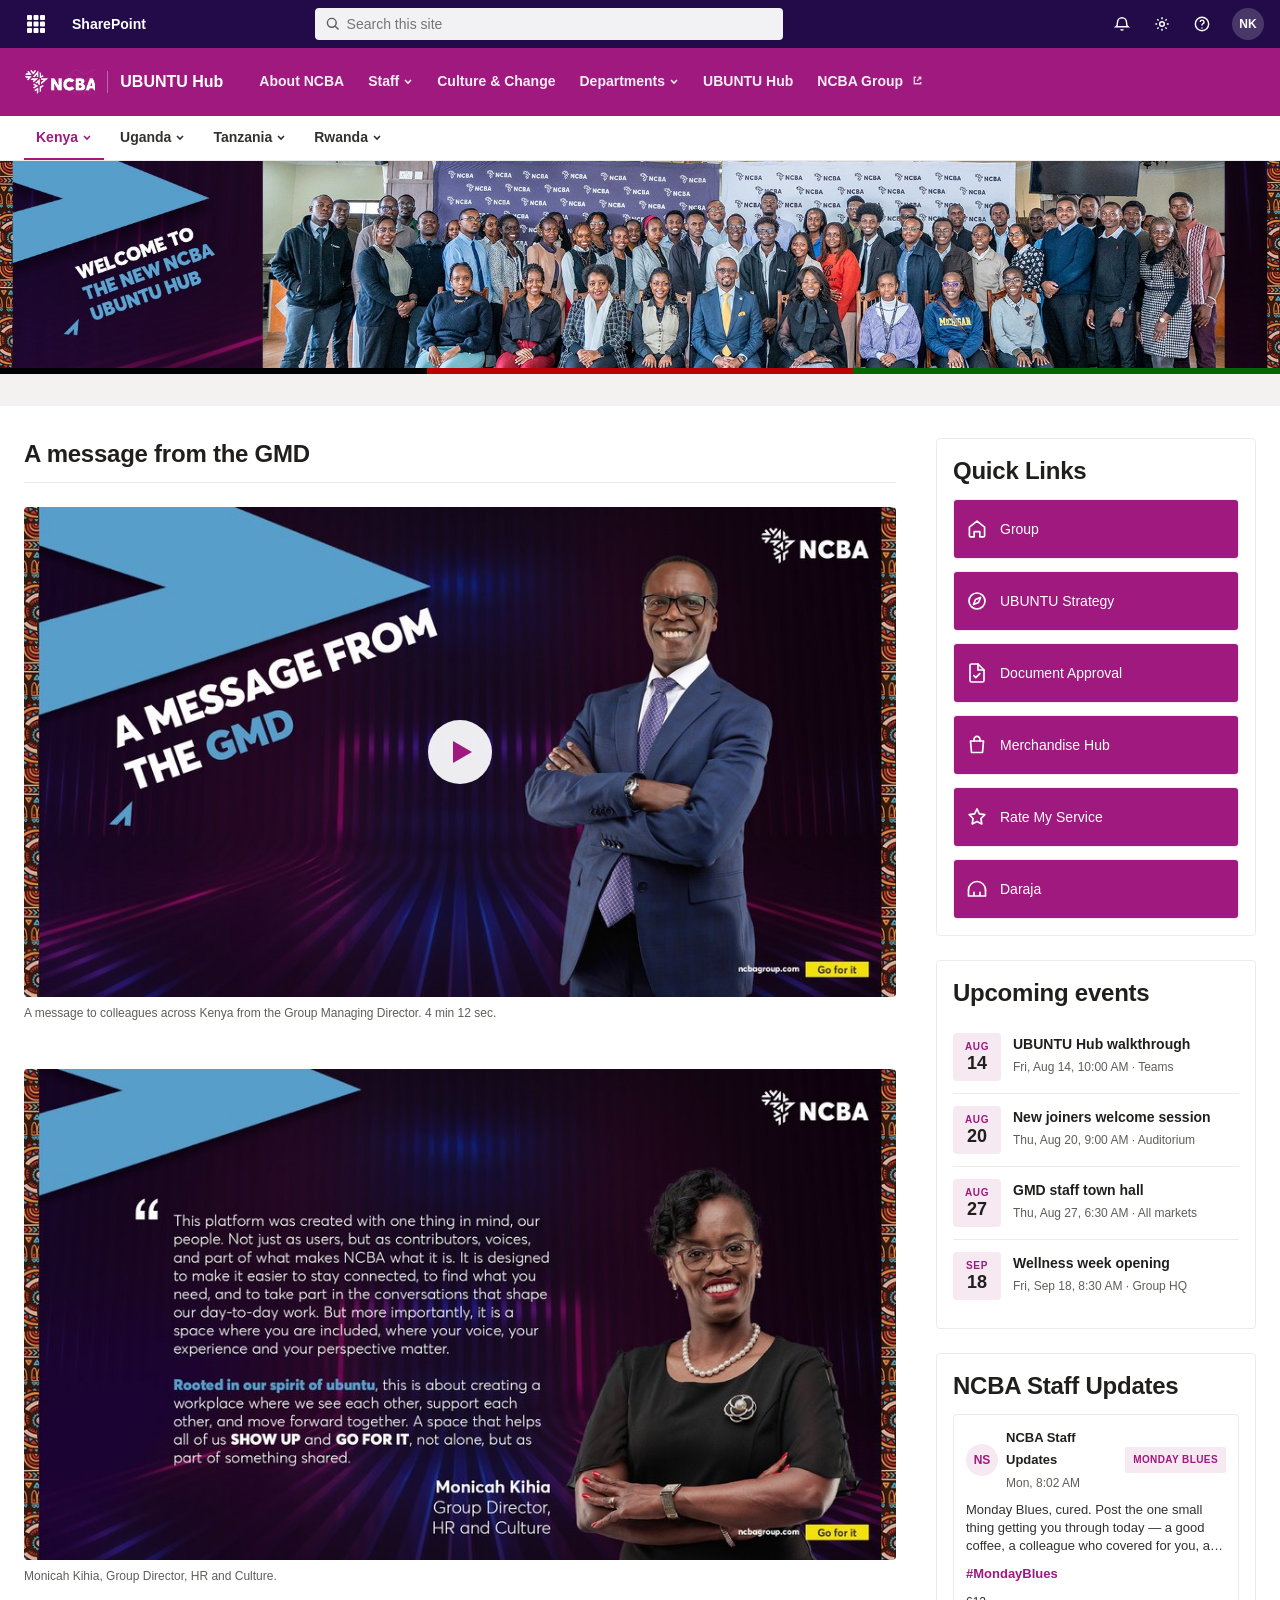
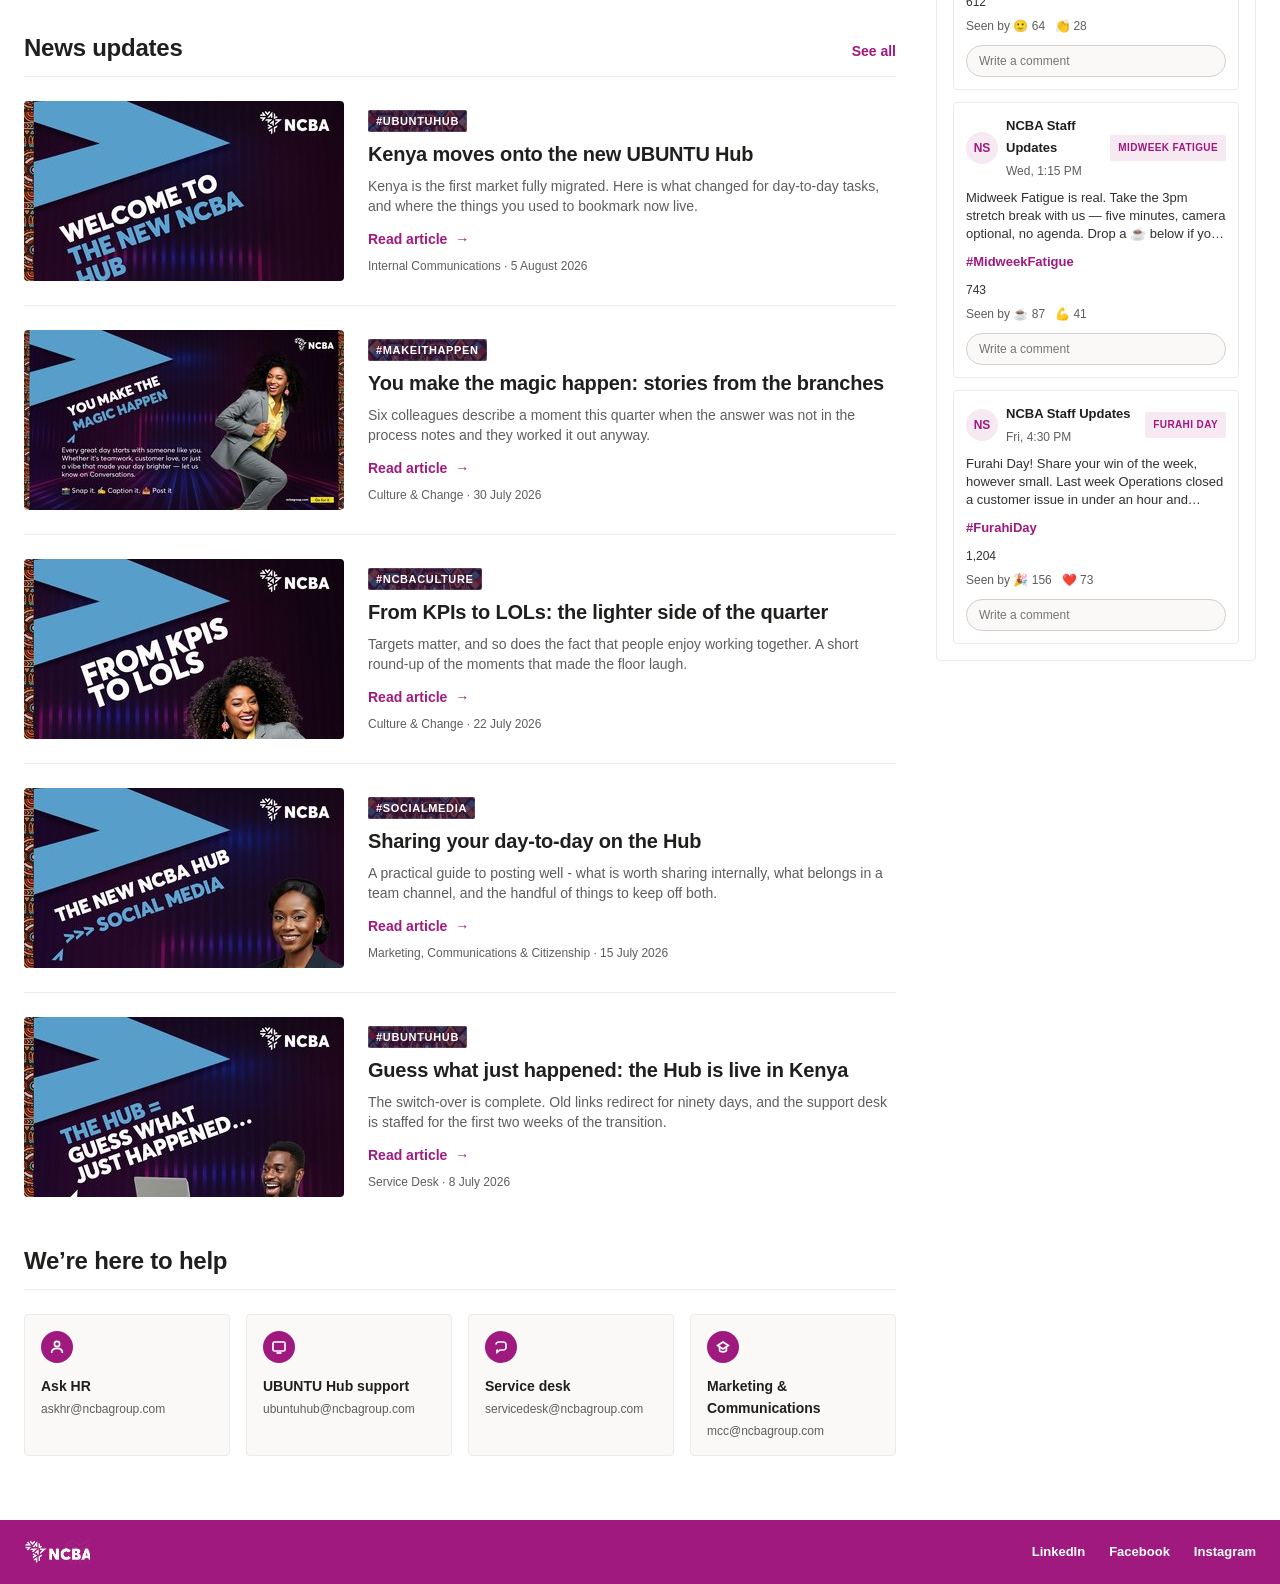
<file: region-kenya.html>
<!DOCTYPE html>
<html lang="en">
<head>
<meta charset="utf-8">
<meta name="viewport" content="width=device-width, initial-scale=1">
<title>Kenya | NCBA UBUNTU Hub</title>
<link rel="stylesheet" href="assets/css/ncba.css">
</head>
<body>

<a class="skip" href="#main">Skip to main content</a>

<!-- ============================ SUITE BAR ============================ -->
<div class="suitebar">
  <a class="suitebar__waffle" href="#main" aria-label="App launcher">
    <svg width="20" height="20" viewBox="0 0 20 20" fill="currentColor" aria-hidden="true">
      <rect x="1" y="1" width="5" height="5" rx="1"/><rect x="7.5" y="1" width="5" height="5" rx="1"/><rect x="14" y="1" width="5" height="5" rx="1"/>
      <rect x="1" y="7.5" width="5" height="5" rx="1"/><rect x="7.5" y="7.5" width="5" height="5" rx="1"/><rect x="14" y="7.5" width="5" height="5" rx="1"/>
      <rect x="1" y="14" width="5" height="5" rx="1"/><rect x="7.5" y="14" width="5" height="5" rx="1"/><rect x="14" y="14" width="5" height="5" rx="1"/>
    </svg>
  </a>
  <a class="suitebar__app" href="index.html">SharePoint</a>
  <div class="suitebar__search">
    <svg viewBox="0 0 20 20" fill="none" stroke="currentColor" stroke-width="1.8" aria-hidden="true">
      <circle cx="8.5" cy="8.5" r="5.5"/><path d="M12.8 12.8 17 17"/>
    </svg>
    <label class="visually-hidden" for="q">Search this site</label>
    <input id="q" type="search" placeholder="Search this site">
  </div>
  <div class="suitebar__right">
    <a class="suitebar__icon" href="#main" aria-label="Notifications">
      <svg width="18" height="18" viewBox="0 0 20 20" fill="none" stroke="currentColor" stroke-width="1.6" aria-hidden="true">
        <path d="M5 8a5 5 0 0 1 10 0c0 4 1.5 5 1.5 5h-13S5 12 5 8Z"/><path d="M8.5 16a1.8 1.8 0 0 0 3 0"/>
      </svg>
    </a>
    <a class="suitebar__icon" href="#main" aria-label="Settings">
      <svg width="18" height="18" viewBox="0 0 20 20" fill="none" stroke="currentColor" stroke-width="1.6" aria-hidden="true">
        <circle cx="10" cy="10" r="2.6"/><path d="M10 2.6v2M10 15.4v2M2.6 10h2M15.4 10h2M4.8 4.8l1.4 1.4M13.8 13.8l1.4 1.4M15.2 4.8l-1.4 1.4M6.2 13.8l-1.4 1.4"/>
      </svg>
    </a>
    <a class="suitebar__icon" href="#help" aria-label="Help">
      <svg width="18" height="18" viewBox="0 0 20 20" fill="none" stroke="currentColor" stroke-width="1.6" aria-hidden="true">
        <circle cx="10" cy="10" r="7.4"/><path d="M8 7.8a2.1 2.1 0 1 1 2.8 2c-.6.3-.8.8-.8 1.4v.4"/><circle cx="10" cy="14.4" r=".8" fill="currentColor" stroke="none"/>
      </svg>
    </a>
    <span class="suitebar__avatar" aria-hidden="true">NK</span>
  </div>
</div>

<!-- ============================ SITE HEADER ============================ -->
<header class="sitehead">
  <a class="sitehead__brand" href="index.html">
    <img src="assets/img/ncba-logo-white.png" alt="NCBA" width="71" height="26">
    <span class="sitehead__title">UBUNTU Hub</span>
  </a>
  <nav class="sitehead__nav" aria-label="Main">
    <ul>
      <li><a href="#main">About NCBA</a></li>
      <li class="has-menu">
        <a href="staff.html">Staff
          <svg class="caret" viewBox="0 0 10 10" fill="none" stroke="currentColor" stroke-width="1.6" aria-hidden="true"><path d="m2 4 3 3 3-3"/></svg>
        </a>
        <ul class="menu">
          <li><a href="staff.html#existing-staff">Existing Staff</a></li>
          <li><a href="staff.html#new-staff">New Staff</a></li>
        </ul>
      </li>
      <li><a href="#news">Culture &amp; Change</a></li>
      <li class="has-menu">
        <a href="kenya-mcc.html">Departments
          <svg class="caret" viewBox="0 0 10 10" fill="none" stroke="currentColor" stroke-width="1.6" aria-hidden="true"><path d="m2 4 3 3 3-3"/></svg>
        </a>
        <ul class="menu">
          <li><a href="kenya-mcc.html">MCC</a></li>
          <li><a href="kenya-strategy.html">Strategy</a></li>
          <li><a href="kenya-hr.html">Human Resources</a></li>
          <li><a href="ubuntu-hub.html">UBUNTU Hub</a></li>
        </ul>
      </li>
      <li><a href="ubuntu-hub.html">UBUNTU Hub</a></li>
      <li><a class="is-external" href="https://ncbagroup.com/" target="_blank" rel="noopener noreferrer">NCBA Group<svg class="ext" viewBox="0 0 12 12" fill="none" stroke="currentColor" stroke-width="1.5" aria-hidden="true"><path d="M4.5 2.5H2.5v7h7v-2M7 2.5h2.5V5M9.5 2.5 5.5 6.5"/></svg><span class="visually-hidden"> (opens in a new tab)</span></a></li>
    </ul>
  </nav>
</header>

<nav class="subnav" aria-label="Regions">
  <div class="subnav__inner">
      <div class="subnav__item has-submenu">
        <a class="is-active" href="region-kenya.html" aria-current="page">Kenya <svg class="caret" viewBox="0 0 10 10" fill="none" stroke="currentColor" stroke-width="1.6" aria-hidden="true"><path d="m2 4 3 3 3-3"/></svg></a>
        <ul class="submenu">
          <li><a href="kenya-mcc.html">MCC</a></li>
          <li><a href="kenya-strategy.html">Strategy</a></li>
          <li><a href="kenya-hr.html">Human Resources</a></li>
          <li><a href="ubuntu-hub.html">UBUNTU Hub</a></li>
        </ul>
      </div>
      <div class="subnav__item has-submenu">
        <a href="region-kenya.html">Uganda <svg class="caret" viewBox="0 0 10 10" fill="none" stroke="currentColor" stroke-width="1.6" aria-hidden="true"><path d="m2 4 3 3 3-3"/></svg></a>
        <ul class="submenu">
          <li><a href="kenya-mcc.html">MCC</a></li>
          <li><a href="kenya-strategy.html">Strategy</a></li>
          <li><a href="kenya-hr.html">Human Resources</a></li>
          <li><a href="ubuntu-hub.html">UBUNTU Hub</a></li>
        </ul>
      </div>
      <div class="subnav__item has-submenu">
        <a href="region-kenya.html">Tanzania <svg class="caret" viewBox="0 0 10 10" fill="none" stroke="currentColor" stroke-width="1.6" aria-hidden="true"><path d="m2 4 3 3 3-3"/></svg></a>
        <ul class="submenu">
          <li><a href="kenya-mcc.html">MCC</a></li>
          <li><a href="kenya-strategy.html">Strategy</a></li>
          <li><a href="kenya-hr.html">Human Resources</a></li>
          <li><a href="ubuntu-hub.html">UBUNTU Hub</a></li>
        </ul>
      </div>
      <div class="subnav__item has-submenu">
        <a href="region-kenya.html">Rwanda <svg class="caret" viewBox="0 0 10 10" fill="none" stroke="currentColor" stroke-width="1.6" aria-hidden="true"><path d="m2 4 3 3 3-3"/></svg></a>
        <ul class="submenu">
          <li><a href="kenya-mcc.html">MCC</a></li>
          <li><a href="kenya-strategy.html">Strategy</a></li>
          <li><a href="kenya-hr.html">Human Resources</a></li>
          <li><a href="ubuntu-hub.html">UBUNTU Hub</a></li>
        </ul>
      </div>
  </div>
</nav>
<!-- ============================ HERO (full bleed) ============================ -->
<section class="hero">
  <img class="hero__img" src="assets/img/hero/hero-kenya.jpg" alt="NCBA Kenya" width="1920" height="310">
  <div class="hero__flag"></div>
  <h1 class="visually-hidden">Karibu Kenya</h1>
  <p class="visually-hidden">News, services and teams across NCBA Bank Kenya.</p>
</section>

<!-- ============================ PAGE ============================ -->
<div class="canvas">
  <div class="grid">

  <!-- ------------------------- MAIN COLUMN ------------------------- -->
  <main class="col-main" id="main">

    <section class="section">
      <div class="section__head">
        <h2>A message from the GMD</h2>
      </div>
      <a class="media media--video" href="article.html">
        <img class="media__img" src="assets/img/media/video-gmd.jpg" alt="Play the GMD message to Kenya" width="940" height="529">
        <span class="media__play" aria-hidden="true"></span>
      </a>
      <p class="media__cap">A message to colleagues across Kenya from the Group Managing Director. 4 min 12 sec.</p>
    </section>

    <section class="section">
      <span class="media">
        <img class="media__img" src="assets/img/media/monica-quote.jpg" alt="Monicah Kihia, Group Director HR and Culture, on what the UBUNTU Hub is for" width="940" height="529">
      </span>
      <p class="media__cap">Monicah Kihia, Group Director, HR and Culture.</p>
    </section>

    <section class="section" id="news">
      <div class="section__head">
        <h2>News updates</h2>
        <a class="section__all" href="article.html">See all</a>
      </div>
      <div class="loop">

        <article class="loop__item">
          <a class="loop__media" href="article.html">
            <img class="loop__img" src="assets/img/loop/loop-welcome.jpg" alt="Welcome to the new NCBA UBUNTU Hub" width="320" height="180">
          </a>
          <div class="loop__body">
            <span class="chip">#UBUNTUHub</span>
            <h3 class="loop__title"><a href="article.html">Kenya moves onto the new UBUNTU Hub</a></h3>
            <p class="loop__excerpt">Kenya is the first market fully migrated. Here is what changed for day-to-day tasks, and where the things you used to bookmark now live.</p>
            <a class="loop__more" href="article.html">Read article <span aria-hidden="true">&rarr;</span></a>
            <p class="loop__meta">Internal Communications &middot; 5 August 2026</p>
          </div>
        </article>

        <article class="loop__item">
          <a class="loop__media" href="article.html">
            <img class="loop__img" src="assets/img/loop/loop-magic.jpg" alt="You make the magic happen" width="320" height="180">
          </a>
          <div class="loop__body">
            <span class="chip">#MakeItHappen</span>
            <h3 class="loop__title"><a href="article.html">You make the magic happen: stories from the branches</a></h3>
            <p class="loop__excerpt">Six colleagues describe a moment this quarter when the answer was not in the process notes and they worked it out anyway.</p>
            <a class="loop__more" href="article.html">Read article <span aria-hidden="true">&rarr;</span></a>
            <p class="loop__meta">Culture &amp; Change &middot; 30 July 2026</p>
          </div>
        </article>

        <article class="loop__item">
          <a class="loop__media" href="article.html">
            <img class="loop__img" src="assets/img/loop/loop-kpis.jpg" alt="From KPIs to LOLs" width="320" height="180">
          </a>
          <div class="loop__body">
            <span class="chip">#NCBACulture</span>
            <h3 class="loop__title"><a href="article.html">From KPIs to LOLs: the lighter side of the quarter</a></h3>
            <p class="loop__excerpt">Targets matter, and so does the fact that people enjoy working together. A short round-up of the moments that made the floor laugh.</p>
            <a class="loop__more" href="article.html">Read article <span aria-hidden="true">&rarr;</span></a>
            <p class="loop__meta">Culture &amp; Change &middot; 22 July 2026</p>
          </div>
        </article>

        <article class="loop__item">
          <a class="loop__media" href="article.html">
            <img class="loop__img" src="assets/img/loop/loop-social.jpg" alt="Social media on the Hub" width="320" height="180">
          </a>
          <div class="loop__body">
            <span class="chip">#SocialMedia</span>
            <h3 class="loop__title"><a href="article.html">Sharing your day-to-day on the Hub</a></h3>
            <p class="loop__excerpt">A practical guide to posting well - what is worth sharing internally, what belongs in a team channel, and the handful of things to keep off both.</p>
            <a class="loop__more" href="article.html">Read article <span aria-hidden="true">&rarr;</span></a>
            <p class="loop__meta">Marketing, Communications &amp; Citizenship &middot; 15 July 2026</p>
          </div>
        </article>

        <article class="loop__item">
          <a class="loop__media" href="article.html">
            <img class="loop__img" src="assets/img/loop/loop-hub-live.jpg" alt="The Hub is live" width="320" height="180">
          </a>
          <div class="loop__body">
            <span class="chip">#UBUNTUHub</span>
            <h3 class="loop__title"><a href="article.html">Guess what just happened: the Hub is live in Kenya</a></h3>
            <p class="loop__excerpt">The switch-over is complete. Old links redirect for ninety days, and the support desk is staffed for the first two weeks of the transition.</p>
            <a class="loop__more" href="article.html">Read article <span aria-hidden="true">&rarr;</span></a>
            <p class="loop__meta">Service Desk &middot; 8 July 2026</p>
          </div>
        </article>

      </div>
    </section>

    <section class="section" id="help">
      <div class="section__head">
        <h2>We&rsquo;re here to help</h2>
      </div>
      <div class="help__grid">

        <div class="help__card">
          <span class="help__icon" aria-hidden="true">
            <svg viewBox="0 0 16 16" fill="none" stroke="currentColor" stroke-width="1.7"><circle cx="8" cy="5" r="2.6"/><path d="M2.6 14c0-3 2.4-4.6 5.4-4.6s5.4 1.6 5.4 4.6"/></svg>
          </span>
          <span class="help__team">Ask HR</span>
          <p class="help__addr">askhr@ncbagroup.com</p>
        </div>

        <div class="help__card">
          <span class="help__icon" aria-hidden="true">
            <svg viewBox="0 0 16 16" fill="none" stroke="currentColor" stroke-width="1.7"><rect x="2" y="3" width="12" height="9" rx="1.4"/><path d="M5.5 14h5"/></svg>
          </span>
          <span class="help__team">UBUNTU Hub support</span>
          <p class="help__addr">ubuntuhub@ncbagroup.com</p>
        </div>

        <div class="help__card">
          <span class="help__icon" aria-hidden="true">
            <svg viewBox="0 0 16 16" fill="none" stroke="currentColor" stroke-width="1.7"><path d="M3 5.5A2.5 2.5 0 0 1 5.5 3h5A2.5 2.5 0 0 1 13 5.5v3A2.5 2.5 0 0 1 10.5 11H7l-3 2.2V11h-.5"/></svg>
          </span>
          <span class="help__team">Service desk</span>
          <p class="help__addr">servicedesk@ncbagroup.com</p>
        </div>

        <div class="help__card">
          <span class="help__icon" aria-hidden="true">
            <svg viewBox="0 0 16 16" fill="none" stroke="currentColor" stroke-width="1.7"><path d="M2.6 6.5 8 3l5.4 3.5L8 10 2.6 6.5Z"/><path d="M4.6 8v3.2c0 .8 1.5 1.6 3.4 1.6s3.4-.8 3.4-1.6V8"/></svg>
          </span>
          <span class="help__team">Marketing &amp; Communications</span>
          <p class="help__addr">mcc@ncbagroup.com</p>
        </div>

      </div>
    </section>

  </main>

  <!-- ------------------------- RIGHT RAIL ------------------------- -->
  <aside class="col-rail" aria-label="Kenya resources">

    <section class="widget">
      <h2 class="widget__title">Quick Links</h2>
      <ul class="qlinks">
        <li><a href="index.html">
          <span class="qlinks__icon" aria-hidden="true"><svg viewBox="0 0 22 22" fill="none" stroke="currentColor" stroke-width="1.7" stroke-linecap="round" stroke-linejoin="round" aria-hidden="true"><path d="M3.4 9.2 11 3.2l7.6 6v8.2a1.4 1.4 0 0 1-1.4 1.4h-3.4v-5.2H8.2v5.2H4.8a1.4 1.4 0 0 1-1.4-1.4z"/></svg></span>
          <span class="qlinks__label">Group</span></a></li>
        <li><a href="ubuntu-hub.html">
          <span class="qlinks__icon" aria-hidden="true"><svg viewBox="0 0 22 22" fill="none" stroke="currentColor" stroke-width="1.7" stroke-linecap="round" stroke-linejoin="round" aria-hidden="true"><circle cx="11" cy="11" r="8"/><path d="m14.5 7.5-2 5-5 2 2-5z"/></svg></span>
          <span class="qlinks__label">UBUNTU Strategy</span></a></li>
        <li><a href="#main">
          <span class="qlinks__icon" aria-hidden="true"><svg viewBox="0 0 22 22" fill="none" stroke="currentColor" stroke-width="1.7" stroke-linecap="round" stroke-linejoin="round" aria-hidden="true"><path d="M12 2H5.6A1.6 1.6 0 0 0 4 3.6v14.8A1.6 1.6 0 0 0 5.6 20h10.8a1.6 1.6 0 0 0 1.6-1.6V8z"/><path d="M12 2v6h6"/><path d="m7.8 13.6 2 2 4-4"/></svg></span>
          <span class="qlinks__label">Document Approval</span></a></li>
        <li><a href="#main">
          <span class="qlinks__icon" aria-hidden="true"><svg viewBox="0 0 22 22" fill="none" stroke="currentColor" stroke-width="1.7" stroke-linecap="round" stroke-linejoin="round" aria-hidden="true"><path d="M4.5 7h13l-1 11.5H5.5z"/><path d="M8 7V5.4A3 3 0 0 1 11 2.4a3 3 0 0 1 3 3V7"/></svg></span>
          <span class="qlinks__label">Merchandise Hub</span></a></li>
        <li><a href="#main">
          <span class="qlinks__icon" aria-hidden="true"><svg viewBox="0 0 22 22" fill="none" stroke="currentColor" stroke-width="1.7" stroke-linecap="round" stroke-linejoin="round" aria-hidden="true"><path d="m11 3 2.4 4.9 5.4.8-3.9 3.8.9 5.4L11 15.4 6.2 17.9l.9-5.4L3.2 8.7l5.4-.8z"/></svg></span>
          <span class="qlinks__label">Rate My Service</span></a></li>
        <li><a href="#main">
          <span class="qlinks__icon" aria-hidden="true"><svg viewBox="0 0 22 22" fill="none" stroke="currentColor" stroke-width="1.7" stroke-linecap="round" stroke-linejoin="round" aria-hidden="true"><path d="M2.5 12a8.5 8.5 0 0 1 17 0"/><path d="M2.5 12v6M19.5 12v6M8 14.4V18M14 14.4V18M2.5 18h17"/></svg></span>
          <span class="qlinks__label">Daraja</span></a></li>
      </ul>
    </section>
    <section class="widget" id="events">
      <h2 class="widget__title">Upcoming events</h2>
      <ul class="events">
        <li>
          <span class="events__date"><span class="events__mon">Aug</span><span class="events__day">14</span></span>
          <span class="events__body">
            <a class="events__title" href="ubuntu-hub.html">UBUNTU Hub walkthrough</a>
            <span class="events__when">Fri, Aug 14, 10:00 AM &middot; Teams</span>
          </span>
        </li>
        <li>
          <span class="events__date"><span class="events__mon">Aug</span><span class="events__day">20</span></span>
          <span class="events__body">
            <a class="events__title" href="staff.html#new-staff">New joiners welcome session</a>
            <span class="events__when">Thu, Aug 20, 9:00 AM &middot; Auditorium</span>
          </span>
        </li>
        <li>
          <span class="events__date"><span class="events__mon">Aug</span><span class="events__day">27</span></span>
          <span class="events__body">
            <a class="events__title" href="connect-with-john.html">GMD staff town hall</a>
            <span class="events__when">Thu, Aug 27, 6:30 AM &middot; All markets</span>
          </span>
        </li>
        <li>
          <span class="events__date"><span class="events__mon">Sep</span><span class="events__day">18</span></span>
          <span class="events__body">
            <a class="events__title" href="kenya-hr.html">Wellness week opening</a>
            <span class="events__when">Fri, Sep 18, 8:30 AM &middot; Group HQ</span>
          </span>
        </li>
      </ul>
    </section>
    <section class="widget">
      <h2 class="widget__title">NCBA Staff Updates</h2>
      <div class="feed">
        <article class="feed__item">
          <div class="feed__head">
            <span class="feed__avatar" aria-hidden="true">NS</span>
            <span class="feed__who">
              <span class="feed__author">NCBA Staff Updates</span>
              <span class="feed__meta">Mon, 8:02 AM</span>
            </span>
            <span class="feed__badge">Monday Blues</span>
          </div>
          <p class="feed__text">Monday Blues, cured. Post the one small thing getting you through today — a good coffee, a colleague who covered for you, a playlist. Best three get a shout-out on Furahi Day.</p>
          <a class="feed__tag" href="article.html">#MondayBlues</a>
          <span class="feed__react" aria-hidden="true">612</span>
          <span class="feed__views">Seen by &#128578; 64 &nbsp; &#128079; 28</span>
          <label class="visually-hidden" for="c1">Comment on this update</label>
          <input class="feed__comment" id="c1" type="text" placeholder="Write a comment">
        </article>
        <article class="feed__item">
          <div class="feed__head">
            <span class="feed__avatar" aria-hidden="true">NS</span>
            <span class="feed__who">
              <span class="feed__author">NCBA Staff Updates</span>
              <span class="feed__meta">Wed, 1:15 PM</span>
            </span>
            <span class="feed__badge">Midweek Fatigue</span>
          </div>
          <p class="feed__text">Midweek Fatigue is real. Take the 3pm stretch break with us — five minutes, camera optional, no agenda. Drop a &#9749; below if you are joining.</p>
          <a class="feed__tag" href="article.html">#MidweekFatigue</a>
          <span class="feed__react" aria-hidden="true">743</span>
          <span class="feed__views">Seen by &#9749; 87 &nbsp; &#128170; 41</span>
          <label class="visually-hidden" for="c2">Comment on this update</label>
          <input class="feed__comment" id="c2" type="text" placeholder="Write a comment">
        </article>
        <article class="feed__item">
          <div class="feed__head">
            <span class="feed__avatar" aria-hidden="true">NS</span>
            <span class="feed__who">
              <span class="feed__author">NCBA Staff Updates</span>
              <span class="feed__meta">Fri, 4:30 PM</span>
            </span>
            <span class="feed__badge">Furahi Day</span>
          </div>
          <p class="feed__text">Furahi Day! Share your win of the week, however small. Last week Operations closed a customer issue in under an hour and nobody outside the floor heard about it. Let us fix that.</p>
          <a class="feed__tag" href="article.html">#FurahiDay</a>
          <span class="feed__react" aria-hidden="true">1,204</span>
          <span class="feed__views">Seen by &#127881; 156 &nbsp; &#10084;&#65039; 73</span>
          <label class="visually-hidden" for="c3">Comment on this update</label>
          <input class="feed__comment" id="c3" type="text" placeholder="Write a comment">
        </article>
      </div>
    </section>

  </aside>
  </div>
</div>

<!-- ============================ FOOTER ============================ -->
<footer class="sitefoot">
  <div class="sitefoot__inner">
    <a class="sitefoot__brand" href="index.html">
      <img src="assets/img/ncba-logo-white.png" alt="NCBA" width="66" height="24">
    </a>
    <nav class="sitefoot__social" aria-label="Social">
      <a href="#main">LinkedIn</a>
      <a href="#main">Facebook</a>
      <a href="#main">Instagram</a>
    </nav>
  </div>
</footer>

</body>
</html>
</file>
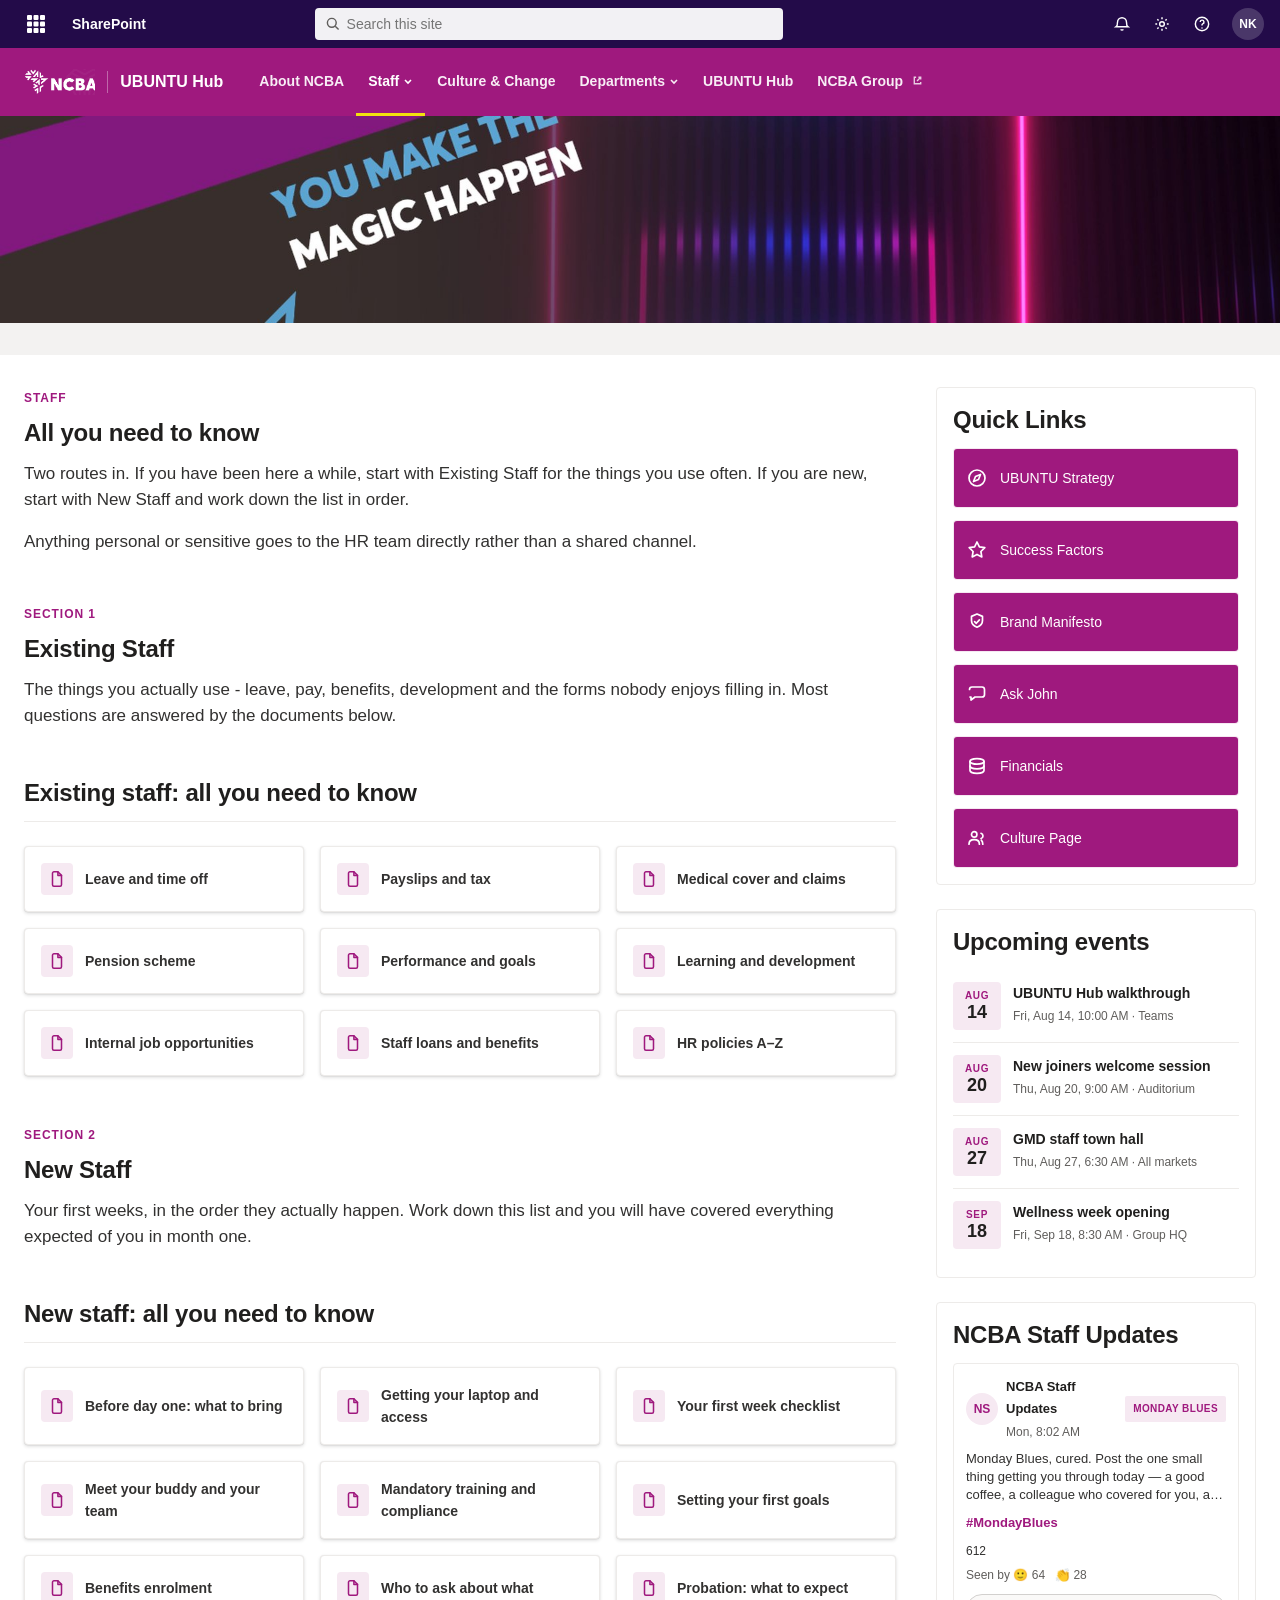
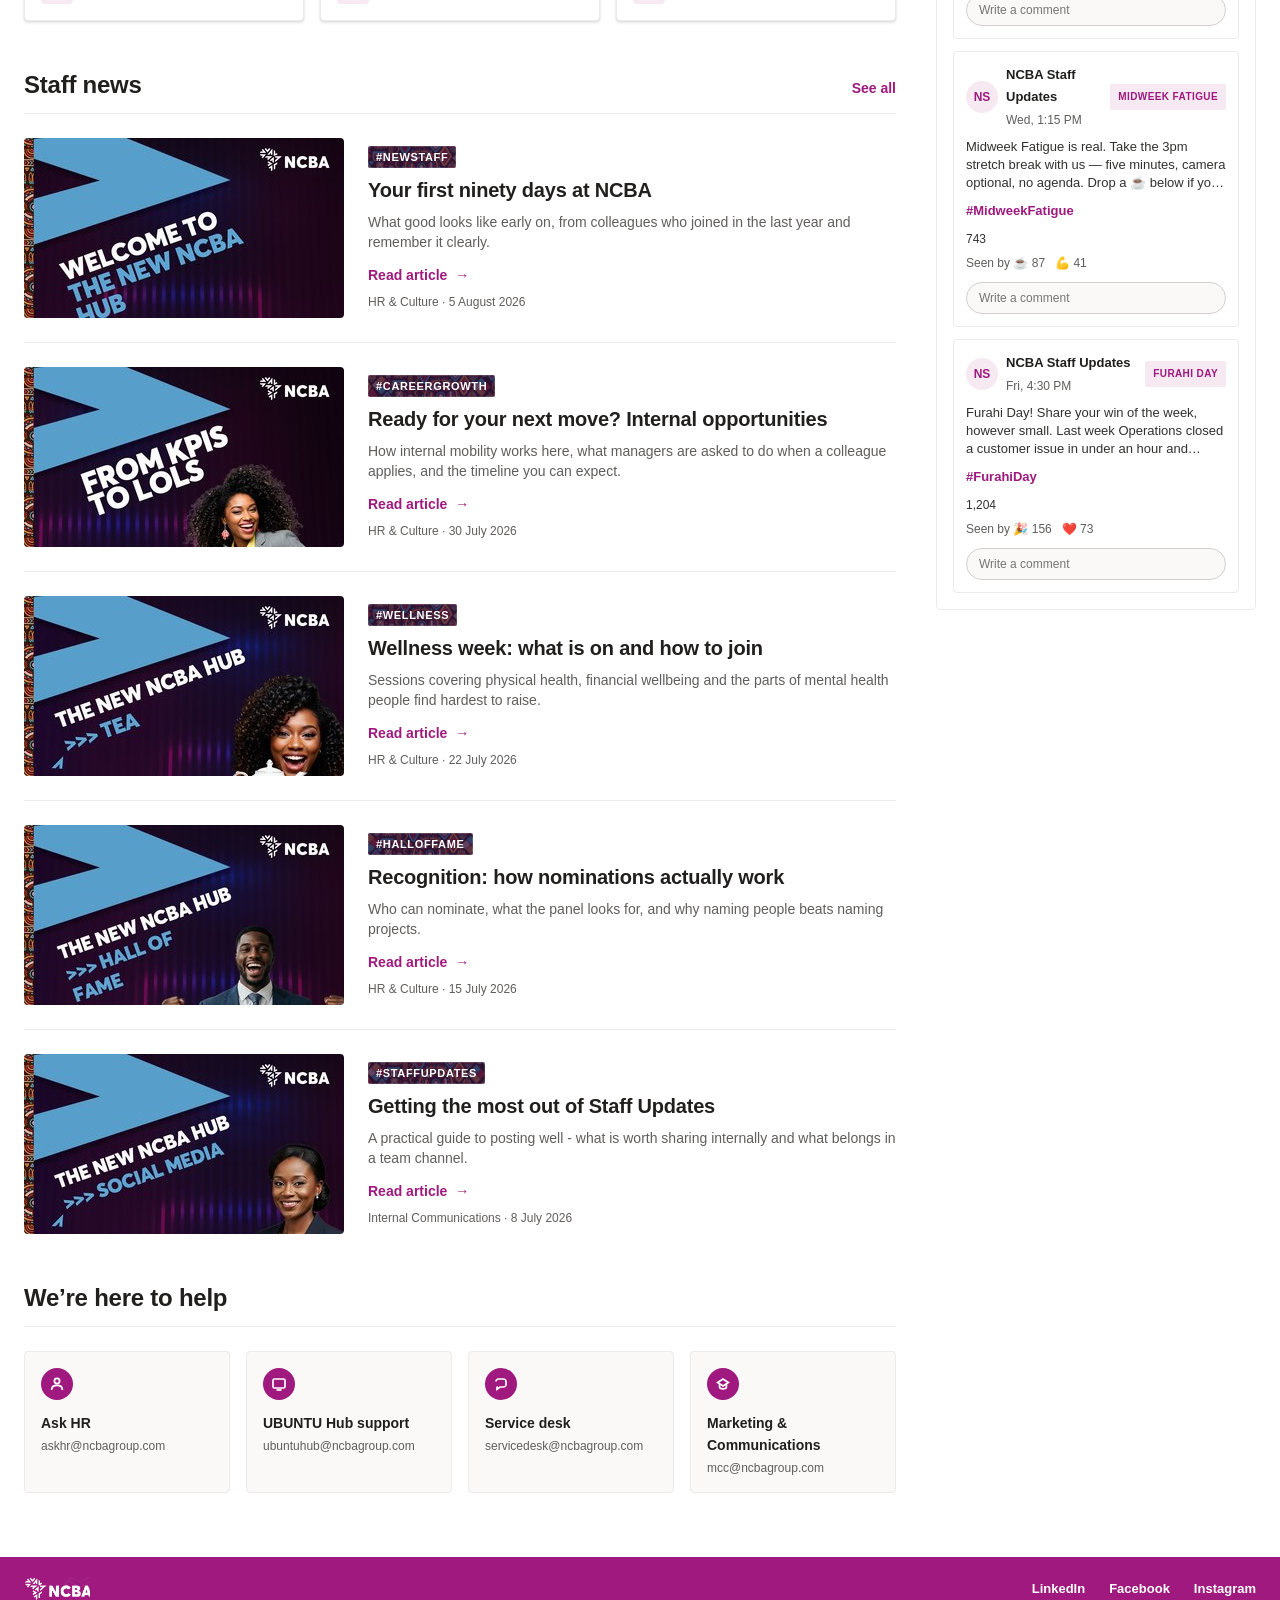
<file: staff.html>
<!DOCTYPE html>
<html lang="en">
<head>
<meta charset="utf-8">
<meta name="viewport" content="width=device-width, initial-scale=1">
<title>Staff | NCBA UBUNTU Hub</title>
<link rel="stylesheet" href="assets/css/ncba.css">
</head>
<body>

<a class="skip" href="#main">Skip to main content</a>

<!-- ============================ SUITE BAR ============================ -->
<div class="suitebar">
  <a class="suitebar__waffle" href="#main" aria-label="App launcher">
    <svg width="20" height="20" viewBox="0 0 20 20" fill="currentColor" aria-hidden="true">
      <rect x="1" y="1" width="5" height="5" rx="1"/><rect x="7.5" y="1" width="5" height="5" rx="1"/><rect x="14" y="1" width="5" height="5" rx="1"/>
      <rect x="1" y="7.5" width="5" height="5" rx="1"/><rect x="7.5" y="7.5" width="5" height="5" rx="1"/><rect x="14" y="7.5" width="5" height="5" rx="1"/>
      <rect x="1" y="14" width="5" height="5" rx="1"/><rect x="7.5" y="14" width="5" height="5" rx="1"/><rect x="14" y="14" width="5" height="5" rx="1"/>
    </svg>
  </a>
  <a class="suitebar__app" href="index.html">SharePoint</a>
  <div class="suitebar__search">
    <svg viewBox="0 0 20 20" fill="none" stroke="currentColor" stroke-width="1.8" aria-hidden="true">
      <circle cx="8.5" cy="8.5" r="5.5"/><path d="M12.8 12.8 17 17"/>
    </svg>
    <label class="visually-hidden" for="q">Search this site</label>
    <input id="q" type="search" placeholder="Search this site">
  </div>
  <div class="suitebar__right">
    <a class="suitebar__icon" href="#main" aria-label="Notifications">
      <svg width="18" height="18" viewBox="0 0 20 20" fill="none" stroke="currentColor" stroke-width="1.6" aria-hidden="true">
        <path d="M5 8a5 5 0 0 1 10 0c0 4 1.5 5 1.5 5h-13S5 12 5 8Z"/><path d="M8.5 16a1.8 1.8 0 0 0 3 0"/>
      </svg>
    </a>
    <a class="suitebar__icon" href="#main" aria-label="Settings">
      <svg width="18" height="18" viewBox="0 0 20 20" fill="none" stroke="currentColor" stroke-width="1.6" aria-hidden="true">
        <circle cx="10" cy="10" r="2.6"/><path d="M10 2.6v2M10 15.4v2M2.6 10h2M15.4 10h2M4.8 4.8l1.4 1.4M13.8 13.8l1.4 1.4M15.2 4.8l-1.4 1.4M6.2 13.8l-1.4 1.4"/>
      </svg>
    </a>
    <a class="suitebar__icon" href="#help" aria-label="Help">
      <svg width="18" height="18" viewBox="0 0 20 20" fill="none" stroke="currentColor" stroke-width="1.6" aria-hidden="true">
        <circle cx="10" cy="10" r="7.4"/><path d="M8 7.8a2.1 2.1 0 1 1 2.8 2c-.6.3-.8.8-.8 1.4v.4"/><circle cx="10" cy="14.4" r=".8" fill="currentColor" stroke="none"/>
      </svg>
    </a>
    <span class="suitebar__avatar" aria-hidden="true">NK</span>
  </div>
</div>

<!-- ============================ SITE HEADER ============================ -->
<header class="sitehead">
  <a class="sitehead__brand" href="index.html">
    <img src="assets/img/ncba-logo-white.png" alt="NCBA" width="71" height="26">
    <span class="sitehead__title">UBUNTU Hub</span>
  </a>
  <nav class="sitehead__nav" aria-label="Main">
    <ul>
      <li><a href="#main">About NCBA</a></li>
      <li class="has-menu">
        <a class="is-active" href="staff.html" aria-current="page">Staff
          <svg class="caret" viewBox="0 0 10 10" fill="none" stroke="currentColor" stroke-width="1.6" aria-hidden="true"><path d="m2 4 3 3 3-3"/></svg>
        </a>
        <ul class="menu">
          <li><a href="staff.html#existing-staff">Existing Staff</a></li>
          <li><a href="staff.html#new-staff">New Staff</a></li>
        </ul>
      </li>
      <li><a href="#news">Culture &amp; Change</a></li>
      <li class="has-menu">
        <a href="kenya-mcc.html">Departments
          <svg class="caret" viewBox="0 0 10 10" fill="none" stroke="currentColor" stroke-width="1.6" aria-hidden="true"><path d="m2 4 3 3 3-3"/></svg>
        </a>
        <ul class="menu">
          <li><a href="kenya-mcc.html">MCC</a></li>
          <li><a href="kenya-strategy.html">Strategy</a></li>
          <li><a href="kenya-hr.html">Human Resources</a></li>
          <li><a href="ubuntu-hub.html">UBUNTU Hub</a></li>
        </ul>
      </li>
      <li><a href="ubuntu-hub.html">UBUNTU Hub</a></li>
      <li><a class="is-external" href="https://ncbagroup.com/" target="_blank" rel="noopener noreferrer">NCBA Group<svg class="ext" viewBox="0 0 12 12" fill="none" stroke="currentColor" stroke-width="1.5" aria-hidden="true"><path d="M4.5 2.5H2.5v7h7v-2M7 2.5h2.5V5M9.5 2.5 5.5 6.5"/></svg><span class="visually-hidden"> (opens in a new tab)</span></a></li>
    </ul>
  </nav>
</header>

<!-- ============================ HERO (full bleed) ============================ -->
<section class="hero">
  <img class="hero__img" src="assets/img/hero/hero-staff.jpg" alt="NCBA staff" width="1920" height="310">
  <h1 class="visually-hidden">Staff</h1>
  <p class="visually-hidden">Everything you need, whether you joined this week or a decade ago.</p>
</section>

<!-- ============================ PAGE ============================ -->
<div class="canvas">
  <div class="grid">

  <!-- ------------------------- MAIN COLUMN ------------------------- -->
  <main class="col-main" id="main">

    <section class="section">
      <p class="eyebrow">Staff</p>
      <h2 style="margin-bottom:12px">All you need to know</h2>
      <p class="lede">Two routes in. If you have been here a while, start with Existing Staff for the things you use often. If you are new, start with New Staff and work down the list in order.</p>
      <p class="lede">Anything personal or sensitive goes to the HR team directly rather than a shared channel.</p>
    </section>

    <section class="section" id="existing-staff">
      <p class="eyebrow">Section 1</p>
      <h2 style="margin-bottom:12px">Existing Staff</h2>
      <p class="lede">The things you actually use - leave, pay, benefits, development and the forms nobody enjoys filling in. Most questions are answered by the documents below.</p>
    </section>

    <section class="section">
      <div class="section__head">
        <h2>Existing staff: all you need to know</h2>
      </div>
      <div class="doctiles">
        <a class="doctile" href="#main"><span class="doctile__icon" aria-hidden="true"><svg viewBox="0 0 16 20" fill="none" stroke="currentColor" stroke-width="1.7" stroke-linecap="round" stroke-linejoin="round" aria-hidden="true"><path d="M9 2H4.6A1.6 1.6 0 0 0 3 3.6v12.8A1.6 1.6 0 0 0 4.6 18h6.8a1.6 1.6 0 0 0 1.6-1.6V6z"/><path d="M9 2v4h4"/></svg></span>Leave and time off</a>
        <a class="doctile" href="#main"><span class="doctile__icon" aria-hidden="true"><svg viewBox="0 0 16 20" fill="none" stroke="currentColor" stroke-width="1.7" stroke-linecap="round" stroke-linejoin="round" aria-hidden="true"><path d="M9 2H4.6A1.6 1.6 0 0 0 3 3.6v12.8A1.6 1.6 0 0 0 4.6 18h6.8a1.6 1.6 0 0 0 1.6-1.6V6z"/><path d="M9 2v4h4"/></svg></span>Payslips and tax</a>
        <a class="doctile" href="#main"><span class="doctile__icon" aria-hidden="true"><svg viewBox="0 0 16 20" fill="none" stroke="currentColor" stroke-width="1.7" stroke-linecap="round" stroke-linejoin="round" aria-hidden="true"><path d="M9 2H4.6A1.6 1.6 0 0 0 3 3.6v12.8A1.6 1.6 0 0 0 4.6 18h6.8a1.6 1.6 0 0 0 1.6-1.6V6z"/><path d="M9 2v4h4"/></svg></span>Medical cover and claims</a>
        <a class="doctile" href="#main"><span class="doctile__icon" aria-hidden="true"><svg viewBox="0 0 16 20" fill="none" stroke="currentColor" stroke-width="1.7" stroke-linecap="round" stroke-linejoin="round" aria-hidden="true"><path d="M9 2H4.6A1.6 1.6 0 0 0 3 3.6v12.8A1.6 1.6 0 0 0 4.6 18h6.8a1.6 1.6 0 0 0 1.6-1.6V6z"/><path d="M9 2v4h4"/></svg></span>Pension scheme</a>
        <a class="doctile" href="#main"><span class="doctile__icon" aria-hidden="true"><svg viewBox="0 0 16 20" fill="none" stroke="currentColor" stroke-width="1.7" stroke-linecap="round" stroke-linejoin="round" aria-hidden="true"><path d="M9 2H4.6A1.6 1.6 0 0 0 3 3.6v12.8A1.6 1.6 0 0 0 4.6 18h6.8a1.6 1.6 0 0 0 1.6-1.6V6z"/><path d="M9 2v4h4"/></svg></span>Performance and goals</a>
        <a class="doctile" href="#main"><span class="doctile__icon" aria-hidden="true"><svg viewBox="0 0 16 20" fill="none" stroke="currentColor" stroke-width="1.7" stroke-linecap="round" stroke-linejoin="round" aria-hidden="true"><path d="M9 2H4.6A1.6 1.6 0 0 0 3 3.6v12.8A1.6 1.6 0 0 0 4.6 18h6.8a1.6 1.6 0 0 0 1.6-1.6V6z"/><path d="M9 2v4h4"/></svg></span>Learning and development</a>
        <a class="doctile" href="#main"><span class="doctile__icon" aria-hidden="true"><svg viewBox="0 0 16 20" fill="none" stroke="currentColor" stroke-width="1.7" stroke-linecap="round" stroke-linejoin="round" aria-hidden="true"><path d="M9 2H4.6A1.6 1.6 0 0 0 3 3.6v12.8A1.6 1.6 0 0 0 4.6 18h6.8a1.6 1.6 0 0 0 1.6-1.6V6z"/><path d="M9 2v4h4"/></svg></span>Internal job opportunities</a>
        <a class="doctile" href="#main"><span class="doctile__icon" aria-hidden="true"><svg viewBox="0 0 16 20" fill="none" stroke="currentColor" stroke-width="1.7" stroke-linecap="round" stroke-linejoin="round" aria-hidden="true"><path d="M9 2H4.6A1.6 1.6 0 0 0 3 3.6v12.8A1.6 1.6 0 0 0 4.6 18h6.8a1.6 1.6 0 0 0 1.6-1.6V6z"/><path d="M9 2v4h4"/></svg></span>Staff loans and benefits</a>
        <a class="doctile" href="#main"><span class="doctile__icon" aria-hidden="true"><svg viewBox="0 0 16 20" fill="none" stroke="currentColor" stroke-width="1.7" stroke-linecap="round" stroke-linejoin="round" aria-hidden="true"><path d="M9 2H4.6A1.6 1.6 0 0 0 3 3.6v12.8A1.6 1.6 0 0 0 4.6 18h6.8a1.6 1.6 0 0 0 1.6-1.6V6z"/><path d="M9 2v4h4"/></svg></span>HR policies A&ndash;Z</a>
      </div>
    </section>

    <section class="section" id="new-staff">
      <p class="eyebrow">Section 2</p>
      <h2 style="margin-bottom:12px">New Staff</h2>
      <p class="lede">Your first weeks, in the order they actually happen. Work down this list and you will have covered everything expected of you in month one.</p>
    </section>

    <section class="section">
      <div class="section__head">
        <h2>New staff: all you need to know</h2>
      </div>
      <div class="doctiles">
        <a class="doctile" href="#main"><span class="doctile__icon" aria-hidden="true"><svg viewBox="0 0 16 20" fill="none" stroke="currentColor" stroke-width="1.7" stroke-linecap="round" stroke-linejoin="round" aria-hidden="true"><path d="M9 2H4.6A1.6 1.6 0 0 0 3 3.6v12.8A1.6 1.6 0 0 0 4.6 18h6.8a1.6 1.6 0 0 0 1.6-1.6V6z"/><path d="M9 2v4h4"/></svg></span>Before day one: what to bring</a>
        <a class="doctile" href="#main"><span class="doctile__icon" aria-hidden="true"><svg viewBox="0 0 16 20" fill="none" stroke="currentColor" stroke-width="1.7" stroke-linecap="round" stroke-linejoin="round" aria-hidden="true"><path d="M9 2H4.6A1.6 1.6 0 0 0 3 3.6v12.8A1.6 1.6 0 0 0 4.6 18h6.8a1.6 1.6 0 0 0 1.6-1.6V6z"/><path d="M9 2v4h4"/></svg></span>Getting your laptop and access</a>
        <a class="doctile" href="#main"><span class="doctile__icon" aria-hidden="true"><svg viewBox="0 0 16 20" fill="none" stroke="currentColor" stroke-width="1.7" stroke-linecap="round" stroke-linejoin="round" aria-hidden="true"><path d="M9 2H4.6A1.6 1.6 0 0 0 3 3.6v12.8A1.6 1.6 0 0 0 4.6 18h6.8a1.6 1.6 0 0 0 1.6-1.6V6z"/><path d="M9 2v4h4"/></svg></span>Your first week checklist</a>
        <a class="doctile" href="#main"><span class="doctile__icon" aria-hidden="true"><svg viewBox="0 0 16 20" fill="none" stroke="currentColor" stroke-width="1.7" stroke-linecap="round" stroke-linejoin="round" aria-hidden="true"><path d="M9 2H4.6A1.6 1.6 0 0 0 3 3.6v12.8A1.6 1.6 0 0 0 4.6 18h6.8a1.6 1.6 0 0 0 1.6-1.6V6z"/><path d="M9 2v4h4"/></svg></span>Meet your buddy and your team</a>
        <a class="doctile" href="#main"><span class="doctile__icon" aria-hidden="true"><svg viewBox="0 0 16 20" fill="none" stroke="currentColor" stroke-width="1.7" stroke-linecap="round" stroke-linejoin="round" aria-hidden="true"><path d="M9 2H4.6A1.6 1.6 0 0 0 3 3.6v12.8A1.6 1.6 0 0 0 4.6 18h6.8a1.6 1.6 0 0 0 1.6-1.6V6z"/><path d="M9 2v4h4"/></svg></span>Mandatory training and compliance</a>
        <a class="doctile" href="#main"><span class="doctile__icon" aria-hidden="true"><svg viewBox="0 0 16 20" fill="none" stroke="currentColor" stroke-width="1.7" stroke-linecap="round" stroke-linejoin="round" aria-hidden="true"><path d="M9 2H4.6A1.6 1.6 0 0 0 3 3.6v12.8A1.6 1.6 0 0 0 4.6 18h6.8a1.6 1.6 0 0 0 1.6-1.6V6z"/><path d="M9 2v4h4"/></svg></span>Setting your first goals</a>
        <a class="doctile" href="#main"><span class="doctile__icon" aria-hidden="true"><svg viewBox="0 0 16 20" fill="none" stroke="currentColor" stroke-width="1.7" stroke-linecap="round" stroke-linejoin="round" aria-hidden="true"><path d="M9 2H4.6A1.6 1.6 0 0 0 3 3.6v12.8A1.6 1.6 0 0 0 4.6 18h6.8a1.6 1.6 0 0 0 1.6-1.6V6z"/><path d="M9 2v4h4"/></svg></span>Benefits enrolment</a>
        <a class="doctile" href="#main"><span class="doctile__icon" aria-hidden="true"><svg viewBox="0 0 16 20" fill="none" stroke="currentColor" stroke-width="1.7" stroke-linecap="round" stroke-linejoin="round" aria-hidden="true"><path d="M9 2H4.6A1.6 1.6 0 0 0 3 3.6v12.8A1.6 1.6 0 0 0 4.6 18h6.8a1.6 1.6 0 0 0 1.6-1.6V6z"/><path d="M9 2v4h4"/></svg></span>Who to ask about what</a>
        <a class="doctile" href="#main"><span class="doctile__icon" aria-hidden="true"><svg viewBox="0 0 16 20" fill="none" stroke="currentColor" stroke-width="1.7" stroke-linecap="round" stroke-linejoin="round" aria-hidden="true"><path d="M9 2H4.6A1.6 1.6 0 0 0 3 3.6v12.8A1.6 1.6 0 0 0 4.6 18h6.8a1.6 1.6 0 0 0 1.6-1.6V6z"/><path d="M9 2v4h4"/></svg></span>Probation: what to expect</a>
      </div>
    </section>

    <section class="section" id="news">
      <div class="section__head">
        <h2>Staff news</h2>
        <a class="section__all" href="article.html">See all</a>
      </div>
      <div class="loop">

        <article class="loop__item">
          <a class="loop__media" href="article.html">
            <img class="loop__img" src="assets/img/loop/loop-welcome.jpg" alt="Welcome to NCBA" width="320" height="180">
          </a>
          <div class="loop__body">
            <span class="chip">#NewStaff</span>
            <h3 class="loop__title"><a href="article.html">Your first ninety days at NCBA</a></h3>
            <p class="loop__excerpt">What good looks like early on, from colleagues who joined in the last year and remember it clearly.</p>
            <a class="loop__more" href="article.html">Read article <span aria-hidden="true">&rarr;</span></a>
            <p class="loop__meta">HR &amp; Culture &middot; 5 August 2026</p>
          </div>
        </article>

        <article class="loop__item">
          <a class="loop__media" href="article.html">
            <img class="loop__img" src="assets/img/loop/loop-kpis.jpg" alt="Career growth" width="320" height="180">
          </a>
          <div class="loop__body">
            <span class="chip">#CareerGrowth</span>
            <h3 class="loop__title"><a href="article.html">Ready for your next move? Internal opportunities</a></h3>
            <p class="loop__excerpt">How internal mobility works here, what managers are asked to do when a colleague applies, and the timeline you can expect.</p>
            <a class="loop__more" href="article.html">Read article <span aria-hidden="true">&rarr;</span></a>
            <p class="loop__meta">HR &amp; Culture &middot; 30 July 2026</p>
          </div>
        </article>

        <article class="loop__item">
          <a class="loop__media" href="article.html">
            <img class="loop__img" src="assets/img/loop/loop-tea.jpg" alt="Wellness" width="320" height="180">
          </a>
          <div class="loop__body">
            <span class="chip">#Wellness</span>
            <h3 class="loop__title"><a href="article.html">Wellness week: what is on and how to join</a></h3>
            <p class="loop__excerpt">Sessions covering physical health, financial wellbeing and the parts of mental health people find hardest to raise.</p>
            <a class="loop__more" href="article.html">Read article <span aria-hidden="true">&rarr;</span></a>
            <p class="loop__meta">HR &amp; Culture &middot; 22 July 2026</p>
          </div>
        </article>

        <article class="loop__item">
          <a class="loop__media" href="article.html">
            <img class="loop__img" src="assets/img/loop/loop-halloffame.jpg" alt="Hall of Fame" width="320" height="180">
          </a>
          <div class="loop__body">
            <span class="chip">#HallOfFame</span>
            <h3 class="loop__title"><a href="article.html">Recognition: how nominations actually work</a></h3>
            <p class="loop__excerpt">Who can nominate, what the panel looks for, and why naming people beats naming projects.</p>
            <a class="loop__more" href="article.html">Read article <span aria-hidden="true">&rarr;</span></a>
            <p class="loop__meta">HR &amp; Culture &middot; 15 July 2026</p>
          </div>
        </article>

        <article class="loop__item">
          <a class="loop__media" href="article.html">
            <img class="loop__img" src="assets/img/loop/loop-social.jpg" alt="Staff updates" width="320" height="180">
          </a>
          <div class="loop__body">
            <span class="chip">#StaffUpdates</span>
            <h3 class="loop__title"><a href="article.html">Getting the most out of Staff Updates</a></h3>
            <p class="loop__excerpt">A practical guide to posting well - what is worth sharing internally and what belongs in a team channel.</p>
            <a class="loop__more" href="article.html">Read article <span aria-hidden="true">&rarr;</span></a>
            <p class="loop__meta">Internal Communications &middot; 8 July 2026</p>
          </div>
        </article>

      </div>
    </section>

    <section class="section" id="help">
      <div class="section__head">
        <h2>We&rsquo;re here to help</h2>
      </div>
      <div class="help__grid">

        <div class="help__card">
          <span class="help__icon" aria-hidden="true">
            <svg viewBox="0 0 16 16" fill="none" stroke="currentColor" stroke-width="1.7"><circle cx="8" cy="5" r="2.6"/><path d="M2.6 14c0-3 2.4-4.6 5.4-4.6s5.4 1.6 5.4 4.6"/></svg>
          </span>
          <span class="help__team">Ask HR</span>
          <p class="help__addr">askhr@ncbagroup.com</p>
        </div>

        <div class="help__card">
          <span class="help__icon" aria-hidden="true">
            <svg viewBox="0 0 16 16" fill="none" stroke="currentColor" stroke-width="1.7"><rect x="2" y="3" width="12" height="9" rx="1.4"/><path d="M5.5 14h5"/></svg>
          </span>
          <span class="help__team">UBUNTU Hub support</span>
          <p class="help__addr">ubuntuhub@ncbagroup.com</p>
        </div>

        <div class="help__card">
          <span class="help__icon" aria-hidden="true">
            <svg viewBox="0 0 16 16" fill="none" stroke="currentColor" stroke-width="1.7"><path d="M3 5.5A2.5 2.5 0 0 1 5.5 3h5A2.5 2.5 0 0 1 13 5.5v3A2.5 2.5 0 0 1 10.5 11H7l-3 2.2V11h-.5"/></svg>
          </span>
          <span class="help__team">Service desk</span>
          <p class="help__addr">servicedesk@ncbagroup.com</p>
        </div>

        <div class="help__card">
          <span class="help__icon" aria-hidden="true">
            <svg viewBox="0 0 16 16" fill="none" stroke="currentColor" stroke-width="1.7"><path d="M2.6 6.5 8 3l5.4 3.5L8 10 2.6 6.5Z"/><path d="M4.6 8v3.2c0 .8 1.5 1.6 3.4 1.6s3.4-.8 3.4-1.6V8"/></svg>
          </span>
          <span class="help__team">Marketing &amp; Communications</span>
          <p class="help__addr">mcc@ncbagroup.com</p>
        </div>

      </div>
    </section>

  </main>

  <!-- ------------------------- RIGHT RAIL ------------------------- -->
  <aside class="col-rail" aria-label="Group resources">

    <section class="widget">
      <h2 class="widget__title">Quick Links</h2>
      <ul class="qlinks">
        <li><a href="ubuntu-hub.html">
          <span class="qlinks__icon" aria-hidden="true"><svg viewBox="0 0 22 22" fill="none" stroke="currentColor" stroke-width="1.7" stroke-linecap="round" stroke-linejoin="round" aria-hidden="true"><circle cx="11" cy="11" r="8"/><path d="m14.5 7.5-2 5-5 2 2-5z"/></svg></span>
          <span class="qlinks__label">UBUNTU Strategy</span></a></li>
        <li><a href="#main">
          <span class="qlinks__icon" aria-hidden="true"><svg viewBox="0 0 22 22" fill="none" stroke="currentColor" stroke-width="1.7" stroke-linecap="round" stroke-linejoin="round" aria-hidden="true"><path d="m11 3 2.4 4.9 5.4.8-3.9 3.8.9 5.4L11 15.4 6.2 17.9l.9-5.4L3.2 8.7l5.4-.8z"/></svg></span>
          <span class="qlinks__label">Success Factors</span></a></li>
        <li><a href="ubuntu-hub.html#manifesto">
          <span class="qlinks__icon" aria-hidden="true"><svg viewBox="0 0 22 22" fill="none" stroke="currentColor" stroke-width="1.7" stroke-linecap="round" stroke-linejoin="round" aria-hidden="true"><path d="M11 3l5.5 2.4v4.2c0 3.4-2.2 5.6-5.5 6.6-3.3-1-5.5-3.2-5.5-6.6V5.4z"/><path d="m8.6 10.6 1.7 1.7 3.1-3.4"/></svg></span>
          <span class="qlinks__label">Brand Manifesto</span></a></li>
        <li><a href="connect-with-john.html">
          <span class="qlinks__icon" aria-hidden="true"><svg viewBox="0 0 22 22" fill="none" stroke="currentColor" stroke-width="1.7" stroke-linecap="round" stroke-linejoin="round" aria-hidden="true"><path d="M3.5 6.5A2.5 2.5 0 0 1 6 4h10a2.5 2.5 0 0 1 2.5 2.5v5A2.5 2.5 0 0 1 16 14H9l-4 3v-3h-1"/></svg></span>
          <span class="qlinks__label">Ask John</span></a></li>
        <li><a href="#main">
          <span class="qlinks__icon" aria-hidden="true"><svg viewBox="0 0 22 22" fill="none" stroke="currentColor" stroke-width="1.7" stroke-linecap="round" stroke-linejoin="round" aria-hidden="true"><ellipse cx="11" cy="6.4" rx="7" ry="2.8"/><path d="M4 6.4v9.2c0 1.55 3.13 2.8 7 2.8s7-1.25 7-2.8V6.4"/><path d="M4 11c0 1.55 3.13 2.8 7 2.8s7-1.25 7-2.8"/></svg></span>
          <span class="qlinks__label">Financials</span></a></li>
        <li><a href="#main">
          <span class="qlinks__icon" aria-hidden="true"><svg viewBox="0 0 22 22" fill="none" stroke="currentColor" stroke-width="1.7" stroke-linecap="round" stroke-linejoin="round" aria-hidden="true"><circle cx="8.2" cy="7.4" r="2.7"/><path d="M3 17.2c0-2.9 2.3-4.5 5.2-4.5s5.2 1.6 5.2 4.5"/><path d="M15 6.3a2.7 2.7 0 0 1 0 5.2M16.8 17.2c0-1.8-.5-3.1-1.5-4"/></svg></span>
          <span class="qlinks__label">Culture Page</span></a></li>
      </ul>
    </section>
    <section class="widget" id="events">
      <h2 class="widget__title">Upcoming events</h2>
      <ul class="events">
        <li>
          <span class="events__date"><span class="events__mon">Aug</span><span class="events__day">14</span></span>
          <span class="events__body">
            <a class="events__title" href="ubuntu-hub.html">UBUNTU Hub walkthrough</a>
            <span class="events__when">Fri, Aug 14, 10:00 AM &middot; Teams</span>
          </span>
        </li>
        <li>
          <span class="events__date"><span class="events__mon">Aug</span><span class="events__day">20</span></span>
          <span class="events__body">
            <a class="events__title" href="staff.html#new-staff">New joiners welcome session</a>
            <span class="events__when">Thu, Aug 20, 9:00 AM &middot; Auditorium</span>
          </span>
        </li>
        <li>
          <span class="events__date"><span class="events__mon">Aug</span><span class="events__day">27</span></span>
          <span class="events__body">
            <a class="events__title" href="connect-with-john.html">GMD staff town hall</a>
            <span class="events__when">Thu, Aug 27, 6:30 AM &middot; All markets</span>
          </span>
        </li>
        <li>
          <span class="events__date"><span class="events__mon">Sep</span><span class="events__day">18</span></span>
          <span class="events__body">
            <a class="events__title" href="kenya-hr.html">Wellness week opening</a>
            <span class="events__when">Fri, Sep 18, 8:30 AM &middot; Group HQ</span>
          </span>
        </li>
      </ul>
    </section>
    <section class="widget">
      <h2 class="widget__title">NCBA Staff Updates</h2>
      <div class="feed">
        <article class="feed__item">
          <div class="feed__head">
            <span class="feed__avatar" aria-hidden="true">NS</span>
            <span class="feed__who">
              <span class="feed__author">NCBA Staff Updates</span>
              <span class="feed__meta">Mon, 8:02 AM</span>
            </span>
            <span class="feed__badge">Monday Blues</span>
          </div>
          <p class="feed__text">Monday Blues, cured. Post the one small thing getting you through today — a good coffee, a colleague who covered for you, a playlist. Best three get a shout-out on Furahi Day.</p>
          <a class="feed__tag" href="article.html">#MondayBlues</a>
          <span class="feed__react" aria-hidden="true">612</span>
          <span class="feed__views">Seen by &#128578; 64 &nbsp; &#128079; 28</span>
          <label class="visually-hidden" for="c1">Comment on this update</label>
          <input class="feed__comment" id="c1" type="text" placeholder="Write a comment">
        </article>
        <article class="feed__item">
          <div class="feed__head">
            <span class="feed__avatar" aria-hidden="true">NS</span>
            <span class="feed__who">
              <span class="feed__author">NCBA Staff Updates</span>
              <span class="feed__meta">Wed, 1:15 PM</span>
            </span>
            <span class="feed__badge">Midweek Fatigue</span>
          </div>
          <p class="feed__text">Midweek Fatigue is real. Take the 3pm stretch break with us — five minutes, camera optional, no agenda. Drop a &#9749; below if you are joining.</p>
          <a class="feed__tag" href="article.html">#MidweekFatigue</a>
          <span class="feed__react" aria-hidden="true">743</span>
          <span class="feed__views">Seen by &#9749; 87 &nbsp; &#128170; 41</span>
          <label class="visually-hidden" for="c2">Comment on this update</label>
          <input class="feed__comment" id="c2" type="text" placeholder="Write a comment">
        </article>
        <article class="feed__item">
          <div class="feed__head">
            <span class="feed__avatar" aria-hidden="true">NS</span>
            <span class="feed__who">
              <span class="feed__author">NCBA Staff Updates</span>
              <span class="feed__meta">Fri, 4:30 PM</span>
            </span>
            <span class="feed__badge">Furahi Day</span>
          </div>
          <p class="feed__text">Furahi Day! Share your win of the week, however small. Last week Operations closed a customer issue in under an hour and nobody outside the floor heard about it. Let us fix that.</p>
          <a class="feed__tag" href="article.html">#FurahiDay</a>
          <span class="feed__react" aria-hidden="true">1,204</span>
          <span class="feed__views">Seen by &#127881; 156 &nbsp; &#10084;&#65039; 73</span>
          <label class="visually-hidden" for="c3">Comment on this update</label>
          <input class="feed__comment" id="c3" type="text" placeholder="Write a comment">
        </article>
      </div>
    </section>

  </aside>
  </div>
</div>

<!-- ============================ FOOTER ============================ -->
<footer class="sitefoot">
  <div class="sitefoot__inner">
    <a class="sitefoot__brand" href="index.html">
      <img src="assets/img/ncba-logo-white.png" alt="NCBA" width="66" height="24">
    </a>
    <nav class="sitefoot__social" aria-label="Social">
      <a href="#main">LinkedIn</a>
      <a href="#main">Facebook</a>
      <a href="#main">Instagram</a>
    </nav>
  </div>
</footer>

</body>
</html>
</file>
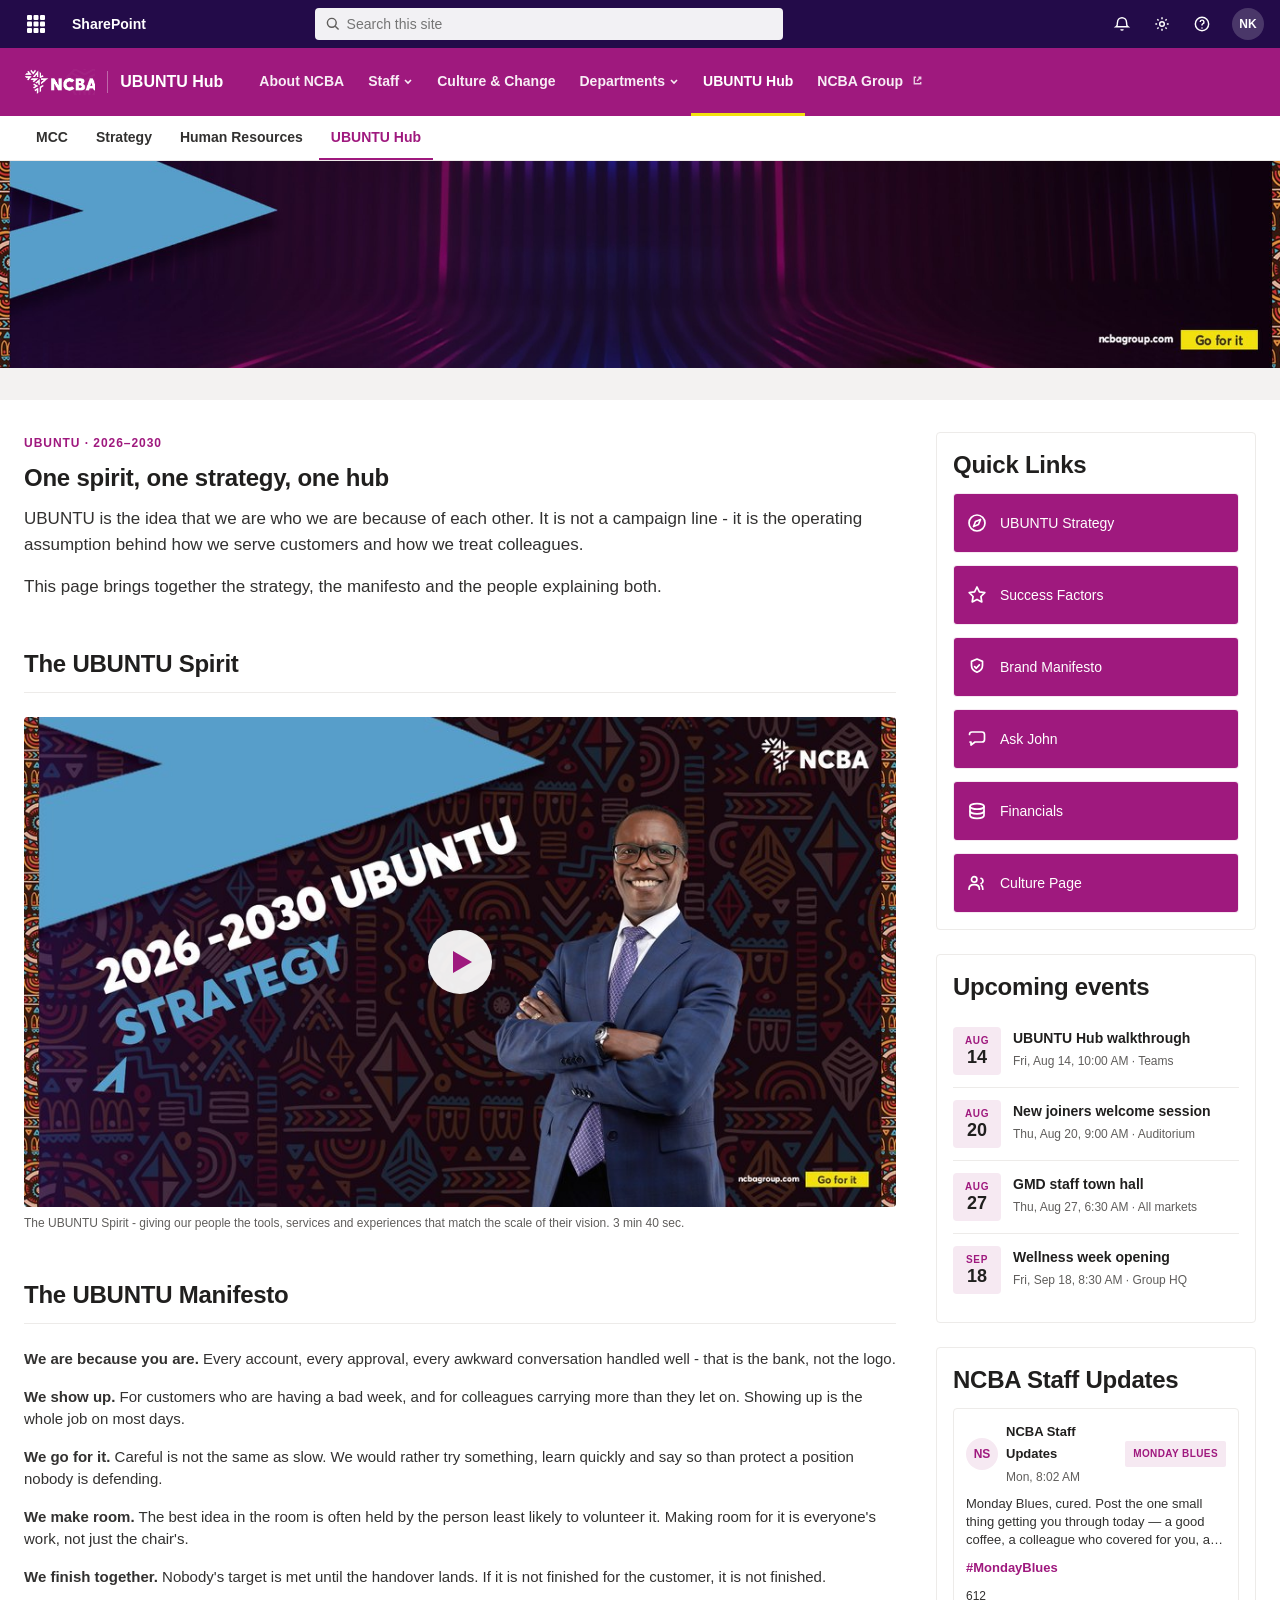
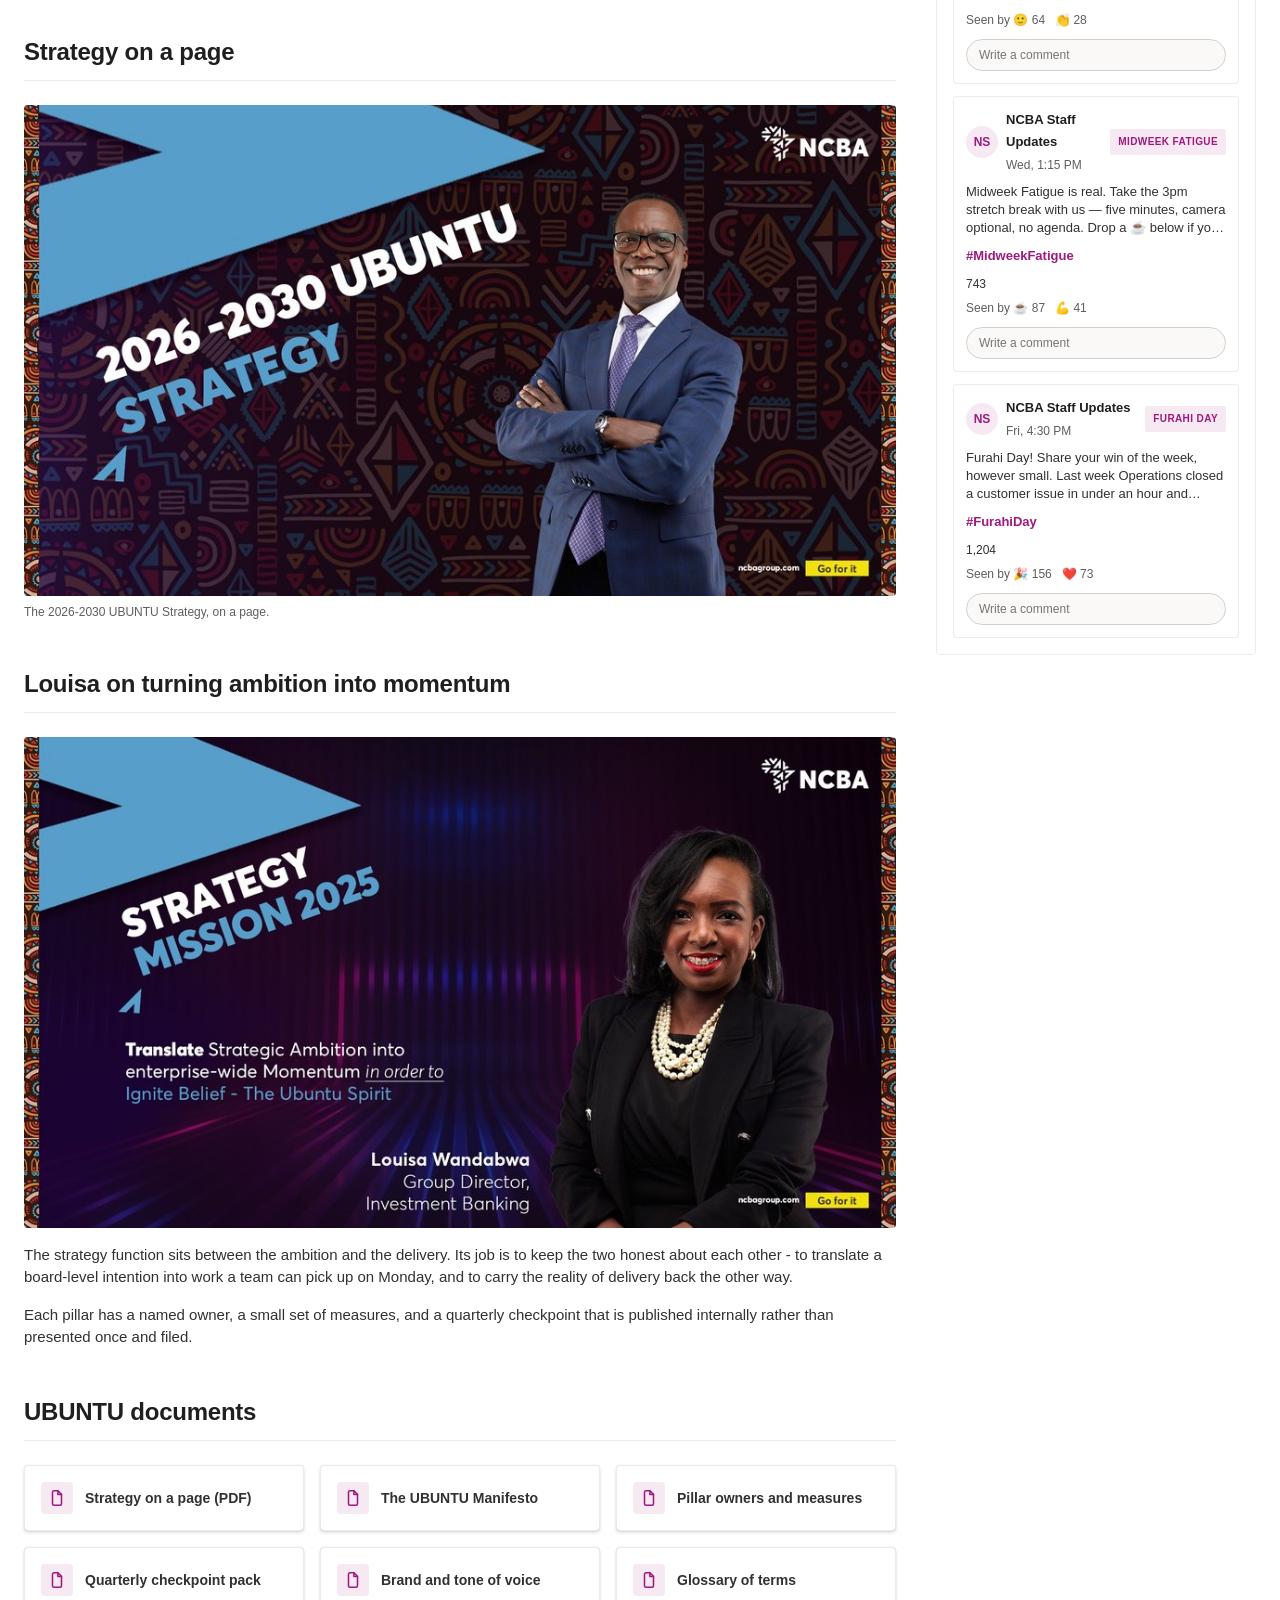
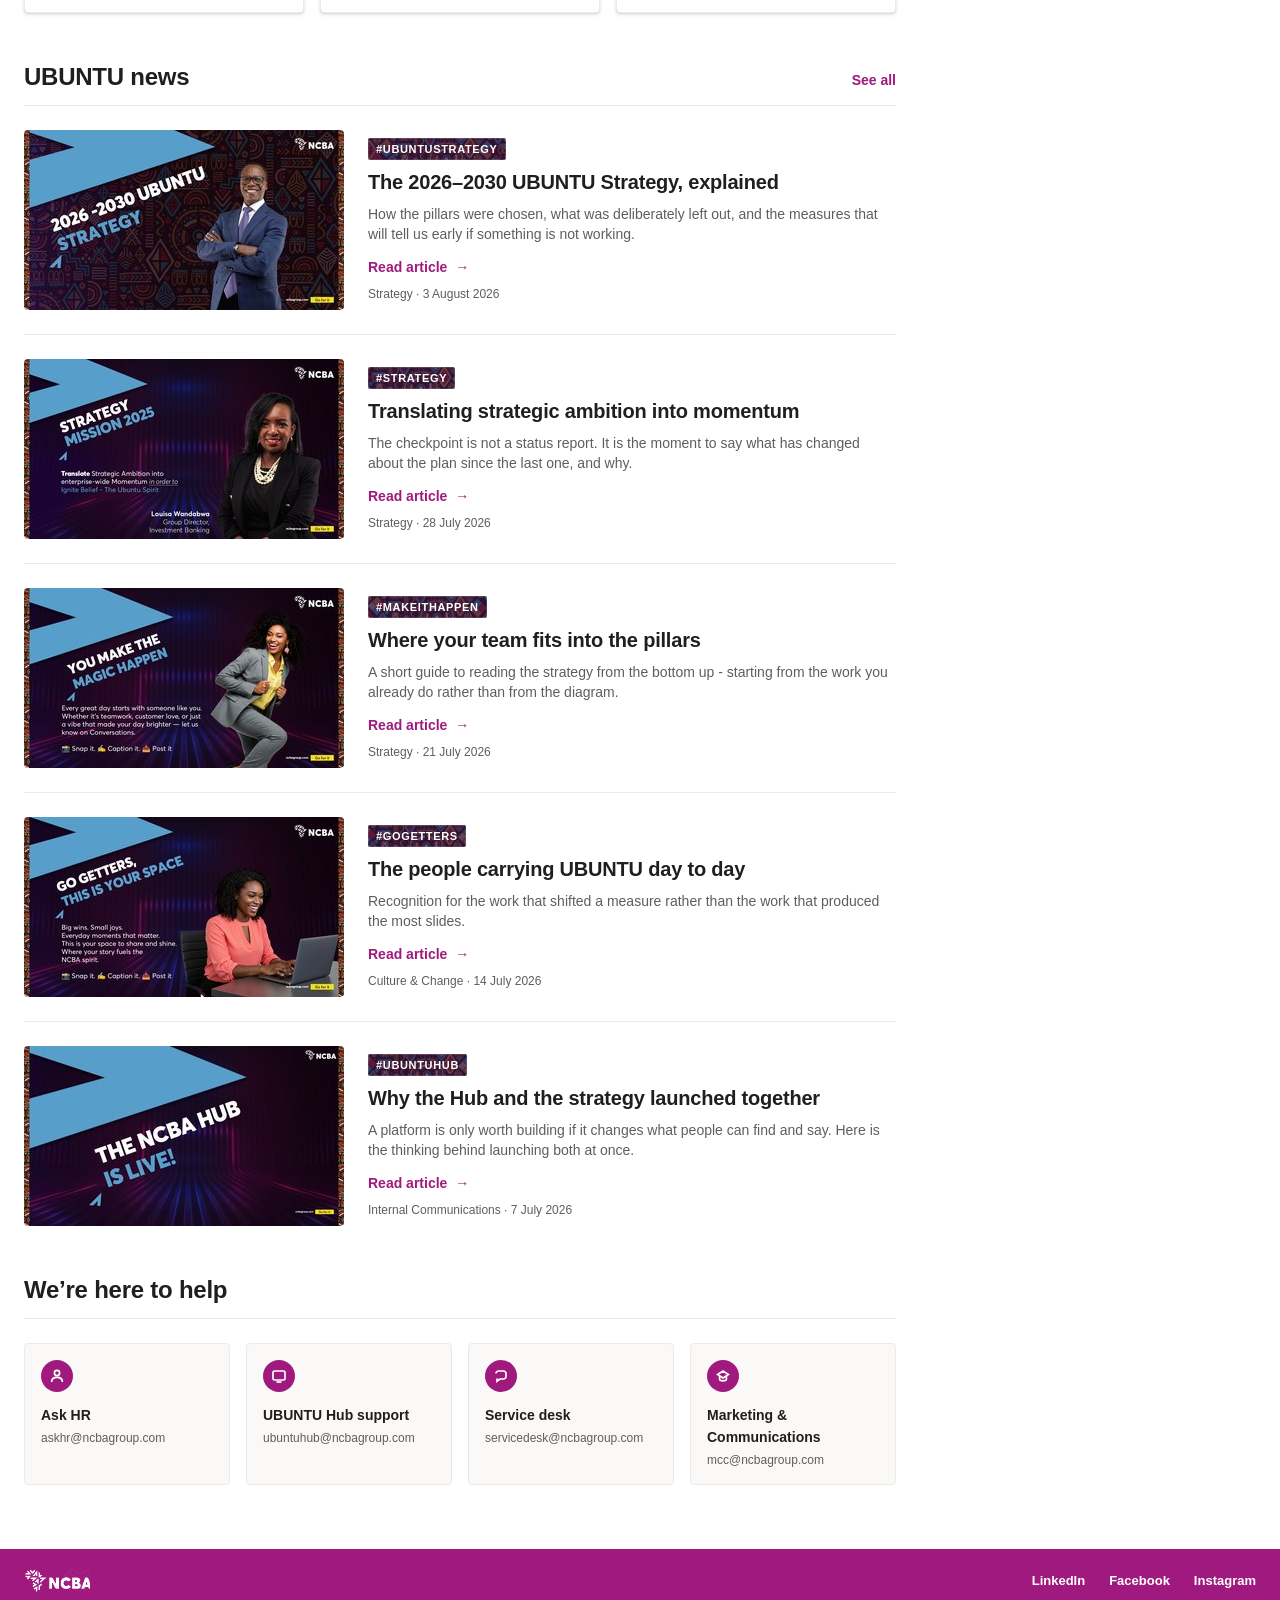
<file: ubuntu-hub.html>
<!DOCTYPE html>
<html lang="en">
<head>
<meta charset="utf-8">
<meta name="viewport" content="width=device-width, initial-scale=1">
<title>UBUNTU Hub | NCBA UBUNTU Hub</title>
<link rel="stylesheet" href="assets/css/ncba.css">
</head>
<body>

<a class="skip" href="#main">Skip to main content</a>

<!-- ============================ SUITE BAR ============================ -->
<div class="suitebar">
  <a class="suitebar__waffle" href="#main" aria-label="App launcher">
    <svg width="20" height="20" viewBox="0 0 20 20" fill="currentColor" aria-hidden="true">
      <rect x="1" y="1" width="5" height="5" rx="1"/><rect x="7.5" y="1" width="5" height="5" rx="1"/><rect x="14" y="1" width="5" height="5" rx="1"/>
      <rect x="1" y="7.5" width="5" height="5" rx="1"/><rect x="7.5" y="7.5" width="5" height="5" rx="1"/><rect x="14" y="7.5" width="5" height="5" rx="1"/>
      <rect x="1" y="14" width="5" height="5" rx="1"/><rect x="7.5" y="14" width="5" height="5" rx="1"/><rect x="14" y="14" width="5" height="5" rx="1"/>
    </svg>
  </a>
  <a class="suitebar__app" href="index.html">SharePoint</a>
  <div class="suitebar__search">
    <svg viewBox="0 0 20 20" fill="none" stroke="currentColor" stroke-width="1.8" aria-hidden="true">
      <circle cx="8.5" cy="8.5" r="5.5"/><path d="M12.8 12.8 17 17"/>
    </svg>
    <label class="visually-hidden" for="q">Search this site</label>
    <input id="q" type="search" placeholder="Search this site">
  </div>
  <div class="suitebar__right">
    <a class="suitebar__icon" href="#main" aria-label="Notifications">
      <svg width="18" height="18" viewBox="0 0 20 20" fill="none" stroke="currentColor" stroke-width="1.6" aria-hidden="true">
        <path d="M5 8a5 5 0 0 1 10 0c0 4 1.5 5 1.5 5h-13S5 12 5 8Z"/><path d="M8.5 16a1.8 1.8 0 0 0 3 0"/>
      </svg>
    </a>
    <a class="suitebar__icon" href="#main" aria-label="Settings">
      <svg width="18" height="18" viewBox="0 0 20 20" fill="none" stroke="currentColor" stroke-width="1.6" aria-hidden="true">
        <circle cx="10" cy="10" r="2.6"/><path d="M10 2.6v2M10 15.4v2M2.6 10h2M15.4 10h2M4.8 4.8l1.4 1.4M13.8 13.8l1.4 1.4M15.2 4.8l-1.4 1.4M6.2 13.8l-1.4 1.4"/>
      </svg>
    </a>
    <a class="suitebar__icon" href="#help" aria-label="Help">
      <svg width="18" height="18" viewBox="0 0 20 20" fill="none" stroke="currentColor" stroke-width="1.6" aria-hidden="true">
        <circle cx="10" cy="10" r="7.4"/><path d="M8 7.8a2.1 2.1 0 1 1 2.8 2c-.6.3-.8.8-.8 1.4v.4"/><circle cx="10" cy="14.4" r=".8" fill="currentColor" stroke="none"/>
      </svg>
    </a>
    <span class="suitebar__avatar" aria-hidden="true">NK</span>
  </div>
</div>

<!-- ============================ SITE HEADER ============================ -->
<header class="sitehead">
  <a class="sitehead__brand" href="index.html">
    <img src="assets/img/ncba-logo-white.png" alt="NCBA" width="71" height="26">
    <span class="sitehead__title">UBUNTU Hub</span>
  </a>
  <nav class="sitehead__nav" aria-label="Main">
    <ul>
      <li><a href="#main">About NCBA</a></li>
      <li class="has-menu">
        <a href="staff.html">Staff
          <svg class="caret" viewBox="0 0 10 10" fill="none" stroke="currentColor" stroke-width="1.6" aria-hidden="true"><path d="m2 4 3 3 3-3"/></svg>
        </a>
        <ul class="menu">
          <li><a href="staff.html#existing-staff">Existing Staff</a></li>
          <li><a href="staff.html#new-staff">New Staff</a></li>
        </ul>
      </li>
      <li><a href="#news">Culture &amp; Change</a></li>
      <li class="has-menu">
        <a href="kenya-mcc.html">Departments
          <svg class="caret" viewBox="0 0 10 10" fill="none" stroke="currentColor" stroke-width="1.6" aria-hidden="true"><path d="m2 4 3 3 3-3"/></svg>
        </a>
        <ul class="menu">
          <li><a href="kenya-mcc.html">MCC</a></li>
          <li><a href="kenya-strategy.html">Strategy</a></li>
          <li><a href="kenya-hr.html">Human Resources</a></li>
          <li><a href="ubuntu-hub.html">UBUNTU Hub</a></li>
        </ul>
      </li>
      <li><a class="is-active" href="ubuntu-hub.html" aria-current="page">UBUNTU Hub</a></li>
      <li><a class="is-external" href="https://ncbagroup.com/" target="_blank" rel="noopener noreferrer">NCBA Group<svg class="ext" viewBox="0 0 12 12" fill="none" stroke="currentColor" stroke-width="1.5" aria-hidden="true"><path d="M4.5 2.5H2.5v7h7v-2M7 2.5h2.5V5M9.5 2.5 5.5 6.5"/></svg><span class="visually-hidden"> (opens in a new tab)</span></a></li>
    </ul>
  </nav>
</header>

<nav class="subnav" aria-label="Departments">
  <div class="subnav__inner">
      <div class="subnav__item"><a href="kenya-mcc.html">MCC</a></div>
      <div class="subnav__item"><a href="kenya-strategy.html">Strategy</a></div>
      <div class="subnav__item"><a href="kenya-hr.html">Human Resources</a></div>
      <div class="subnav__item"><a class="is-active" href="ubuntu-hub.html" aria-current="page">UBUNTU Hub</a></div>
  </div>
</nav>
<!-- ============================ HERO (full bleed) ============================ -->
<section class="hero">
  <img class="hero__img" src="assets/img/hero/hero-ubuntu.jpg" alt="Welcome to the new NCBA UBUNTU Hub" width="1920" height="310">
  <h1 class="visually-hidden">The UBUNTU Hub</h1>
  <p class="visually-hidden">Our strategy, our manifesto and the spirit behind both.</p>
</section>

<!-- ============================ PAGE ============================ -->
<div class="canvas">
  <div class="grid">

  <!-- ------------------------- MAIN COLUMN ------------------------- -->
  <main class="col-main" id="main">

    <section class="section">
      <p class="eyebrow">UBUNTU &middot; 2026&ndash;2030</p>
      <h2 style="margin-bottom:12px">One spirit, one strategy, one hub</h2>
      <p class="lede">UBUNTU is the idea that we are who we are because of each other. It is not a campaign line - it is the operating assumption behind how we serve customers and how we treat colleagues.</p>
      <p class="lede">This page brings together the strategy, the manifesto and the people explaining both.</p>
    </section>

    <section class="section">
      <div class="section__head">
        <h2>The UBUNTU Spirit</h2>
      </div>
      <a class="media media--video" href="article.html">
        <img class="media__img" src="assets/img/media/ubuntu-spirit.jpg" alt="Play the UBUNTU Spirit film" width="940" height="529">
        <span class="media__play" aria-hidden="true"></span>
      </a>
      <p class="media__cap">The UBUNTU Spirit - giving our people the tools, services and experiences that match the scale of their vision. 3 min 40 sec.</p>
    </section>

    <section class="section" id="manifesto">
      <div class="section__head">
        <h2>The UBUNTU Manifesto</h2>
      </div>
      <p><strong>We are because you are.</strong> Every account, every approval, every awkward conversation handled well - that is the bank, not the logo.</p>
      <p><strong>We show up.</strong> For customers who are having a bad week, and for colleagues carrying more than they let on. Showing up is the whole job on most days.</p>
      <p><strong>We go for it.</strong> Careful is not the same as slow. We would rather try something, learn quickly and say so than protect a position nobody is defending.</p>
      <p><strong>We make room.</strong> The best idea in the room is often held by the person least likely to volunteer it. Making room for it is everyone's work, not just the chair's.</p>
      <p><strong>We finish together.</strong> Nobody's target is met until the handover lands. If it is not finished for the customer, it is not finished.</p>
    </section>

    <section class="section">
      <div class="section__head">
        <h2>Strategy on a page</h2>
      </div>
      <span class="media">
        <img class="media__img" src="assets/img/media/ubuntu-spirit.jpg" alt="The 2026-2030 UBUNTU Strategy on a page" width="940" height="529">
      </span>
      <p class="media__cap">The 2026-2030 UBUNTU Strategy, on a page.</p>
    </section>

    <section class="section">
      <div class="section__head">
        <h2>Louisa on turning ambition into momentum</h2>
      </div>
      <span class="media">
        <img class="media__img" src="assets/img/media/feature-louisa.jpg" alt="Louisa Wandabwa, Group Director, on translating strategy into momentum" width="940" height="529">
      </span>
      <div style="margin-top:16px">
      <p>The strategy function sits between the ambition and the delivery. Its job is to keep the two honest about each other - to translate a board-level intention into work a team can pick up on Monday, and to carry the reality of delivery back the other way.</p>
      <p>Each pillar has a named owner, a small set of measures, and a quarterly checkpoint that is published internally rather than presented once and filed.</p>
      </div>
    </section>

    <section class="section">
      <div class="section__head">
        <h2>UBUNTU documents</h2>
      </div>
      <div class="doctiles">
        <a class="doctile" href="#main"><span class="doctile__icon" aria-hidden="true"><svg viewBox="0 0 16 20" fill="none" stroke="currentColor" stroke-width="1.7" stroke-linecap="round" stroke-linejoin="round" aria-hidden="true"><path d="M9 2H4.6A1.6 1.6 0 0 0 3 3.6v12.8A1.6 1.6 0 0 0 4.6 18h6.8a1.6 1.6 0 0 0 1.6-1.6V6z"/><path d="M9 2v4h4"/></svg></span>Strategy on a page (PDF)</a>
        <a class="doctile" href="#main"><span class="doctile__icon" aria-hidden="true"><svg viewBox="0 0 16 20" fill="none" stroke="currentColor" stroke-width="1.7" stroke-linecap="round" stroke-linejoin="round" aria-hidden="true"><path d="M9 2H4.6A1.6 1.6 0 0 0 3 3.6v12.8A1.6 1.6 0 0 0 4.6 18h6.8a1.6 1.6 0 0 0 1.6-1.6V6z"/><path d="M9 2v4h4"/></svg></span>The UBUNTU Manifesto</a>
        <a class="doctile" href="#main"><span class="doctile__icon" aria-hidden="true"><svg viewBox="0 0 16 20" fill="none" stroke="currentColor" stroke-width="1.7" stroke-linecap="round" stroke-linejoin="round" aria-hidden="true"><path d="M9 2H4.6A1.6 1.6 0 0 0 3 3.6v12.8A1.6 1.6 0 0 0 4.6 18h6.8a1.6 1.6 0 0 0 1.6-1.6V6z"/><path d="M9 2v4h4"/></svg></span>Pillar owners and measures</a>
        <a class="doctile" href="#main"><span class="doctile__icon" aria-hidden="true"><svg viewBox="0 0 16 20" fill="none" stroke="currentColor" stroke-width="1.7" stroke-linecap="round" stroke-linejoin="round" aria-hidden="true"><path d="M9 2H4.6A1.6 1.6 0 0 0 3 3.6v12.8A1.6 1.6 0 0 0 4.6 18h6.8a1.6 1.6 0 0 0 1.6-1.6V6z"/><path d="M9 2v4h4"/></svg></span>Quarterly checkpoint pack</a>
        <a class="doctile" href="#main"><span class="doctile__icon" aria-hidden="true"><svg viewBox="0 0 16 20" fill="none" stroke="currentColor" stroke-width="1.7" stroke-linecap="round" stroke-linejoin="round" aria-hidden="true"><path d="M9 2H4.6A1.6 1.6 0 0 0 3 3.6v12.8A1.6 1.6 0 0 0 4.6 18h6.8a1.6 1.6 0 0 0 1.6-1.6V6z"/><path d="M9 2v4h4"/></svg></span>Brand and tone of voice</a>
        <a class="doctile" href="#main"><span class="doctile__icon" aria-hidden="true"><svg viewBox="0 0 16 20" fill="none" stroke="currentColor" stroke-width="1.7" stroke-linecap="round" stroke-linejoin="round" aria-hidden="true"><path d="M9 2H4.6A1.6 1.6 0 0 0 3 3.6v12.8A1.6 1.6 0 0 0 4.6 18h6.8a1.6 1.6 0 0 0 1.6-1.6V6z"/><path d="M9 2v4h4"/></svg></span>Glossary of terms</a>
      </div>
    </section>

    <section class="section" id="news">
      <div class="section__head">
        <h2>UBUNTU news</h2>
        <a class="section__all" href="article.html">See all</a>
      </div>
      <div class="loop">

        <article class="loop__item">
          <a class="loop__media" href="article.html">
            <img class="loop__img" src="assets/img/loop/loop-strategy.jpg" alt="2026-2030 UBUNTU Strategy" width="320" height="180">
          </a>
          <div class="loop__body">
            <span class="chip">#UBUNTUStrategy</span>
            <h3 class="loop__title"><a href="article.html">The 2026&ndash;2030 UBUNTU Strategy, explained</a></h3>
            <p class="loop__excerpt">How the pillars were chosen, what was deliberately left out, and the measures that will tell us early if something is not working.</p>
            <a class="loop__more" href="article.html">Read article <span aria-hidden="true">&rarr;</span></a>
            <p class="loop__meta">Strategy &middot; 3 August 2026</p>
          </div>
        </article>

        <article class="loop__item">
          <a class="loop__media" href="article.html">
            <img class="loop__img" src="assets/img/loop/loop-louisa.jpg" alt="Strategy Mission key visual" width="320" height="180">
          </a>
          <div class="loop__body">
            <span class="chip">#Strategy</span>
            <h3 class="loop__title"><a href="article.html">Translating strategic ambition into momentum</a></h3>
            <p class="loop__excerpt">The checkpoint is not a status report. It is the moment to say what has changed about the plan since the last one, and why.</p>
            <a class="loop__more" href="article.html">Read article <span aria-hidden="true">&rarr;</span></a>
            <p class="loop__meta">Strategy &middot; 28 July 2026</p>
          </div>
        </article>

        <article class="loop__item">
          <a class="loop__media" href="article.html">
            <img class="loop__img" src="assets/img/loop/loop-magic.jpg" alt="You make the magic happen" width="320" height="180">
          </a>
          <div class="loop__body">
            <span class="chip">#MakeItHappen</span>
            <h3 class="loop__title"><a href="article.html">Where your team fits into the pillars</a></h3>
            <p class="loop__excerpt">A short guide to reading the strategy from the bottom up - starting from the work you already do rather than from the diagram.</p>
            <a class="loop__more" href="article.html">Read article <span aria-hidden="true">&rarr;</span></a>
            <p class="loop__meta">Strategy &middot; 21 July 2026</p>
          </div>
        </article>

        <article class="loop__item">
          <a class="loop__media" href="article.html">
            <img class="loop__img" src="assets/img/loop/loop-gogetters.jpg" alt="Go Getters" width="320" height="180">
          </a>
          <div class="loop__body">
            <span class="chip">#GoGetters</span>
            <h3 class="loop__title"><a href="article.html">The people carrying UBUNTU day to day</a></h3>
            <p class="loop__excerpt">Recognition for the work that shifted a measure rather than the work that produced the most slides.</p>
            <a class="loop__more" href="article.html">Read article <span aria-hidden="true">&rarr;</span></a>
            <p class="loop__meta">Culture &amp; Change &middot; 14 July 2026</p>
          </div>
        </article>

        <article class="loop__item">
          <a class="loop__media" href="article.html">
            <img class="loop__img" src="assets/img/loop/loop-live.jpg" alt="The UBUNTU Hub is live" width="320" height="180">
          </a>
          <div class="loop__body">
            <span class="chip">#UBUNTUHub</span>
            <h3 class="loop__title"><a href="article.html">Why the Hub and the strategy launched together</a></h3>
            <p class="loop__excerpt">A platform is only worth building if it changes what people can find and say. Here is the thinking behind launching both at once.</p>
            <a class="loop__more" href="article.html">Read article <span aria-hidden="true">&rarr;</span></a>
            <p class="loop__meta">Internal Communications &middot; 7 July 2026</p>
          </div>
        </article>

      </div>
    </section>

    <section class="section" id="help">
      <div class="section__head">
        <h2>We&rsquo;re here to help</h2>
      </div>
      <div class="help__grid">

        <div class="help__card">
          <span class="help__icon" aria-hidden="true">
            <svg viewBox="0 0 16 16" fill="none" stroke="currentColor" stroke-width="1.7"><circle cx="8" cy="5" r="2.6"/><path d="M2.6 14c0-3 2.4-4.6 5.4-4.6s5.4 1.6 5.4 4.6"/></svg>
          </span>
          <span class="help__team">Ask HR</span>
          <p class="help__addr">askhr@ncbagroup.com</p>
        </div>

        <div class="help__card">
          <span class="help__icon" aria-hidden="true">
            <svg viewBox="0 0 16 16" fill="none" stroke="currentColor" stroke-width="1.7"><rect x="2" y="3" width="12" height="9" rx="1.4"/><path d="M5.5 14h5"/></svg>
          </span>
          <span class="help__team">UBUNTU Hub support</span>
          <p class="help__addr">ubuntuhub@ncbagroup.com</p>
        </div>

        <div class="help__card">
          <span class="help__icon" aria-hidden="true">
            <svg viewBox="0 0 16 16" fill="none" stroke="currentColor" stroke-width="1.7"><path d="M3 5.5A2.5 2.5 0 0 1 5.5 3h5A2.5 2.5 0 0 1 13 5.5v3A2.5 2.5 0 0 1 10.5 11H7l-3 2.2V11h-.5"/></svg>
          </span>
          <span class="help__team">Service desk</span>
          <p class="help__addr">servicedesk@ncbagroup.com</p>
        </div>

        <div class="help__card">
          <span class="help__icon" aria-hidden="true">
            <svg viewBox="0 0 16 16" fill="none" stroke="currentColor" stroke-width="1.7"><path d="M2.6 6.5 8 3l5.4 3.5L8 10 2.6 6.5Z"/><path d="M4.6 8v3.2c0 .8 1.5 1.6 3.4 1.6s3.4-.8 3.4-1.6V8"/></svg>
          </span>
          <span class="help__team">Marketing &amp; Communications</span>
          <p class="help__addr">mcc@ncbagroup.com</p>
        </div>

      </div>
    </section>

  </main>

  <!-- ------------------------- RIGHT RAIL ------------------------- -->
  <aside class="col-rail" aria-label="Group resources">

    <section class="widget">
      <h2 class="widget__title">Quick Links</h2>
      <ul class="qlinks">
        <li><a href="ubuntu-hub.html">
          <span class="qlinks__icon" aria-hidden="true"><svg viewBox="0 0 22 22" fill="none" stroke="currentColor" stroke-width="1.7" stroke-linecap="round" stroke-linejoin="round" aria-hidden="true"><circle cx="11" cy="11" r="8"/><path d="m14.5 7.5-2 5-5 2 2-5z"/></svg></span>
          <span class="qlinks__label">UBUNTU Strategy</span></a></li>
        <li><a href="#main">
          <span class="qlinks__icon" aria-hidden="true"><svg viewBox="0 0 22 22" fill="none" stroke="currentColor" stroke-width="1.7" stroke-linecap="round" stroke-linejoin="round" aria-hidden="true"><path d="m11 3 2.4 4.9 5.4.8-3.9 3.8.9 5.4L11 15.4 6.2 17.9l.9-5.4L3.2 8.7l5.4-.8z"/></svg></span>
          <span class="qlinks__label">Success Factors</span></a></li>
        <li><a href="ubuntu-hub.html#manifesto">
          <span class="qlinks__icon" aria-hidden="true"><svg viewBox="0 0 22 22" fill="none" stroke="currentColor" stroke-width="1.7" stroke-linecap="round" stroke-linejoin="round" aria-hidden="true"><path d="M11 3l5.5 2.4v4.2c0 3.4-2.2 5.6-5.5 6.6-3.3-1-5.5-3.2-5.5-6.6V5.4z"/><path d="m8.6 10.6 1.7 1.7 3.1-3.4"/></svg></span>
          <span class="qlinks__label">Brand Manifesto</span></a></li>
        <li><a href="connect-with-john.html">
          <span class="qlinks__icon" aria-hidden="true"><svg viewBox="0 0 22 22" fill="none" stroke="currentColor" stroke-width="1.7" stroke-linecap="round" stroke-linejoin="round" aria-hidden="true"><path d="M3.5 6.5A2.5 2.5 0 0 1 6 4h10a2.5 2.5 0 0 1 2.5 2.5v5A2.5 2.5 0 0 1 16 14H9l-4 3v-3h-1"/></svg></span>
          <span class="qlinks__label">Ask John</span></a></li>
        <li><a href="#main">
          <span class="qlinks__icon" aria-hidden="true"><svg viewBox="0 0 22 22" fill="none" stroke="currentColor" stroke-width="1.7" stroke-linecap="round" stroke-linejoin="round" aria-hidden="true"><ellipse cx="11" cy="6.4" rx="7" ry="2.8"/><path d="M4 6.4v9.2c0 1.55 3.13 2.8 7 2.8s7-1.25 7-2.8V6.4"/><path d="M4 11c0 1.55 3.13 2.8 7 2.8s7-1.25 7-2.8"/></svg></span>
          <span class="qlinks__label">Financials</span></a></li>
        <li><a href="#main">
          <span class="qlinks__icon" aria-hidden="true"><svg viewBox="0 0 22 22" fill="none" stroke="currentColor" stroke-width="1.7" stroke-linecap="round" stroke-linejoin="round" aria-hidden="true"><circle cx="8.2" cy="7.4" r="2.7"/><path d="M3 17.2c0-2.9 2.3-4.5 5.2-4.5s5.2 1.6 5.2 4.5"/><path d="M15 6.3a2.7 2.7 0 0 1 0 5.2M16.8 17.2c0-1.8-.5-3.1-1.5-4"/></svg></span>
          <span class="qlinks__label">Culture Page</span></a></li>
      </ul>
    </section>
    <section class="widget" id="events">
      <h2 class="widget__title">Upcoming events</h2>
      <ul class="events">
        <li>
          <span class="events__date"><span class="events__mon">Aug</span><span class="events__day">14</span></span>
          <span class="events__body">
            <a class="events__title" href="ubuntu-hub.html">UBUNTU Hub walkthrough</a>
            <span class="events__when">Fri, Aug 14, 10:00 AM &middot; Teams</span>
          </span>
        </li>
        <li>
          <span class="events__date"><span class="events__mon">Aug</span><span class="events__day">20</span></span>
          <span class="events__body">
            <a class="events__title" href="staff.html#new-staff">New joiners welcome session</a>
            <span class="events__when">Thu, Aug 20, 9:00 AM &middot; Auditorium</span>
          </span>
        </li>
        <li>
          <span class="events__date"><span class="events__mon">Aug</span><span class="events__day">27</span></span>
          <span class="events__body">
            <a class="events__title" href="connect-with-john.html">GMD staff town hall</a>
            <span class="events__when">Thu, Aug 27, 6:30 AM &middot; All markets</span>
          </span>
        </li>
        <li>
          <span class="events__date"><span class="events__mon">Sep</span><span class="events__day">18</span></span>
          <span class="events__body">
            <a class="events__title" href="kenya-hr.html">Wellness week opening</a>
            <span class="events__when">Fri, Sep 18, 8:30 AM &middot; Group HQ</span>
          </span>
        </li>
      </ul>
    </section>
    <section class="widget">
      <h2 class="widget__title">NCBA Staff Updates</h2>
      <div class="feed">
        <article class="feed__item">
          <div class="feed__head">
            <span class="feed__avatar" aria-hidden="true">NS</span>
            <span class="feed__who">
              <span class="feed__author">NCBA Staff Updates</span>
              <span class="feed__meta">Mon, 8:02 AM</span>
            </span>
            <span class="feed__badge">Monday Blues</span>
          </div>
          <p class="feed__text">Monday Blues, cured. Post the one small thing getting you through today — a good coffee, a colleague who covered for you, a playlist. Best three get a shout-out on Furahi Day.</p>
          <a class="feed__tag" href="article.html">#MondayBlues</a>
          <span class="feed__react" aria-hidden="true">612</span>
          <span class="feed__views">Seen by &#128578; 64 &nbsp; &#128079; 28</span>
          <label class="visually-hidden" for="c1">Comment on this update</label>
          <input class="feed__comment" id="c1" type="text" placeholder="Write a comment">
        </article>
        <article class="feed__item">
          <div class="feed__head">
            <span class="feed__avatar" aria-hidden="true">NS</span>
            <span class="feed__who">
              <span class="feed__author">NCBA Staff Updates</span>
              <span class="feed__meta">Wed, 1:15 PM</span>
            </span>
            <span class="feed__badge">Midweek Fatigue</span>
          </div>
          <p class="feed__text">Midweek Fatigue is real. Take the 3pm stretch break with us — five minutes, camera optional, no agenda. Drop a &#9749; below if you are joining.</p>
          <a class="feed__tag" href="article.html">#MidweekFatigue</a>
          <span class="feed__react" aria-hidden="true">743</span>
          <span class="feed__views">Seen by &#9749; 87 &nbsp; &#128170; 41</span>
          <label class="visually-hidden" for="c2">Comment on this update</label>
          <input class="feed__comment" id="c2" type="text" placeholder="Write a comment">
        </article>
        <article class="feed__item">
          <div class="feed__head">
            <span class="feed__avatar" aria-hidden="true">NS</span>
            <span class="feed__who">
              <span class="feed__author">NCBA Staff Updates</span>
              <span class="feed__meta">Fri, 4:30 PM</span>
            </span>
            <span class="feed__badge">Furahi Day</span>
          </div>
          <p class="feed__text">Furahi Day! Share your win of the week, however small. Last week Operations closed a customer issue in under an hour and nobody outside the floor heard about it. Let us fix that.</p>
          <a class="feed__tag" href="article.html">#FurahiDay</a>
          <span class="feed__react" aria-hidden="true">1,204</span>
          <span class="feed__views">Seen by &#127881; 156 &nbsp; &#10084;&#65039; 73</span>
          <label class="visually-hidden" for="c3">Comment on this update</label>
          <input class="feed__comment" id="c3" type="text" placeholder="Write a comment">
        </article>
      </div>
    </section>

  </aside>
  </div>
</div>

<!-- ============================ FOOTER ============================ -->
<footer class="sitefoot">
  <div class="sitefoot__inner">
    <a class="sitefoot__brand" href="index.html">
      <img src="assets/img/ncba-logo-white.png" alt="NCBA" width="66" height="24">
    </a>
    <nav class="sitefoot__social" aria-label="Social">
      <a href="#main">LinkedIn</a>
      <a href="#main">Facebook</a>
      <a href="#main">Instagram</a>
    </nav>
  </div>
</footer>

</body>
</html>
</file>
<file: assets/css/ncba.css>
@charset "UTF-8";
/* ==========================================================================
   NCBA Ubuntu Hub — intranet mockup stylesheet
   Single shared stylesheet. No build step, no framework, no CDN.
   Token values are documented in brand/NCBA-brand-guide.md and must match it.
   ========================================================================== */

/* --------------------------------------------------------------------------
   1. Tokens
   -------------------------------------------------------------------------- */
:root {
  /* Brand — every hex sampled from the supplied NCBA artwork */
  --ncba-magenta:      #9F197E;
  --ncba-magenta-dark: #7C1362;
  --ncba-magenta-light:#AC3990;
  --ncba-magenta-tint: #F6E9F2;
  --ncba-purple:       #230B49;
  --ncba-purple-deep:  #1E032F;
  --ncba-cyan:         #5CA5D3;
  --ncba-cyan-dark:    #3B7FA8;
  --ncba-yellow:       #F2E10E;
  --ncba-yellow-dark:  #D6C700;

  /* Text */
  --ink:     #201F1E;
  --body:    #323130;
  --muted:   #605E5C;
  --on-dark: #FFFFFF;

  /* Surface */
  --surface:     #FFFFFF;
  --surface-alt: #FAF9F8;
  --app-bg:      #F3F2F1;

  /* Borders */
  --line:        #EDEBE9;
  --line-strong: #D2D0CE;

  /* Type */
  --font-ui: "Segoe UI", "Segoe UI Web (West European)", -apple-system,
             BlinkMacSystemFont, "Roboto", "Helvetica Neue", Helvetica,
             Arial, sans-serif;
  --fs-h1:      2rem;      /* 32px */
  --fs-h2:      1.5rem;    /* 24px */
  --fs-h3:      1.25rem;   /* 20px */
  --fs-h4:      1rem;      /* 16px */
  --fs-h5:      .875rem;   /* 14px */
  --fs-h6:      .75rem;    /* 12px */
  --fs-body:    .9375rem;  /* 15px */
  --fs-body-sm: .875rem;   /* 14px */
  --fs-caption: .75rem;    /* 12px */
  --fs-nav:     .875rem;   /* 14px */
  --fs-btn:     .875rem;   /* 14px */

  /* Spacing — 4px base */
  --sp-1: 4px;  --sp-2: 8px;  --sp-3: 12px; --sp-4: 16px;
  --sp-5: 20px; --sp-6: 24px; --sp-8: 32px; --sp-10: 40px;
  --sp-12: 48px; --sp-16: 64px;

  /* Layout */
  --canvas:    1300px;
  --col-main:  940px;
  --col-rail:  320px;
  --h-suite:   48px;
  --h-header:  68px;
  --h-subnav:  44px;

  /* Radii */
  --radius-sm: 2px;
  --radius-md: 4px;
  --radius-lg: 8px;

  /* Elevation — Fluent depth-4 / depth-16 */
  --shadow-card:       0 1.6px 3.6px rgba(0,0,0,.132), 0 .3px .9px rgba(0,0,0,.108);
  --shadow-card-hover: 0 6.4px 14.4px rgba(0,0,0,.132), 0 1.2px 3.6px rgba(0,0,0,.108);
}

/* --------------------------------------------------------------------------
   2. Base
   -------------------------------------------------------------------------- */
*, *::before, *::after { box-sizing: border-box; }

html { -webkit-text-size-adjust: 100%; }

body {
  margin: 0;
  background: var(--app-bg);
  color: var(--body);
  font-family: var(--font-ui);
  font-size: var(--fs-body);
  line-height: 22px;
  -webkit-font-smoothing: antialiased;
}

h1, h2, h3, h4, h5, h6 { margin: 0; color: var(--ink); }
h1 { font-size: var(--fs-h1); font-weight: 600; line-height: 40px; letter-spacing: -.02em; }
h2 { font-size: var(--fs-h2); font-weight: 600; line-height: 32px; letter-spacing: -.01em; }
h3 { font-size: var(--fs-h3); font-weight: 600; line-height: 28px; letter-spacing: -.01em; }
h4 { font-size: var(--fs-h4); font-weight: 600; line-height: 22px; }
h5 { font-size: var(--fs-h5); font-weight: 600; line-height: 20px; letter-spacing: .01em; }
h6 { font-size: var(--fs-h6); font-weight: 700; line-height: 16px; letter-spacing: .08em; text-transform: uppercase; }

p { margin: 0 0 var(--sp-4); }
p:last-child { margin-bottom: 0; }

img { max-width: 100%; display: block; }

a { color: var(--ncba-magenta); text-decoration: none; }
a:hover { color: var(--ncba-magenta-dark); text-decoration: underline; }

:focus-visible {
  outline: 2px solid var(--ncba-magenta);
  outline-offset: 2px;
}

ul { margin: 0; padding: 0; list-style: none; }

.skip {
  position: absolute; left: -9999px; top: 0; z-index: 100;
  background: var(--surface); color: var(--ncba-magenta);
  padding: var(--sp-3) var(--sp-5); font-weight: 600;
}
.skip:focus { left: var(--sp-4); top: var(--sp-2); }

.visually-hidden {
  position: absolute; width: 1px; height: 1px;
  margin: -1px; padding: 0; overflow: hidden;
  clip: rect(0 0 0 0); white-space: nowrap; border: 0;
}

/* --------------------------------------------------------------------------
   3. Suite bar
   -------------------------------------------------------------------------- */
.suitebar {
  height: var(--h-suite);
  background: var(--ncba-purple);
  color: var(--on-dark);
  display: flex; align-items: center; gap: var(--sp-4);
  padding: 0 var(--sp-4);
}
.suitebar__waffle {
  display: flex; align-items: center; justify-content: center;
  width: 40px; height: 40px; flex: 0 0 40px;
  color: var(--on-dark); border-radius: var(--radius-sm);
}
.suitebar__waffle:hover { background: rgba(255,255,255,.12); }
.suitebar__app {
  font-size: var(--fs-h5); font-weight: 600; color: var(--on-dark);
  white-space: nowrap;
}
.suitebar__app:hover { color: var(--on-dark); text-decoration: none; }
.suitebar__search {
  flex: 1 1 auto; max-width: 468px; margin: 0 auto;
  position: relative; display: flex; align-items: center;
}
.suitebar__search svg {
  position: absolute; left: 10px; width: 16px; height: 16px;
  color: var(--muted); pointer-events: none;
}
.suitebar__search input {
  width: 100%; height: 32px;
  padding: 0 var(--sp-3) 0 32px;
  border: 0; border-radius: var(--radius-md);
  background: rgba(255,255,255,.94);
  font-family: inherit; font-size: var(--fs-body-sm); color: var(--body);
}
.suitebar__right { display: flex; align-items: center; gap: var(--sp-1); margin-left: auto; }
.suitebar__icon {
  display: flex; align-items: center; justify-content: center;
  width: 36px; height: 36px; color: var(--on-dark); border-radius: var(--radius-sm);
}
.suitebar__icon:hover { background: rgba(255,255,255,.12); color: var(--on-dark); }
.suitebar__avatar {
  width: 32px; height: 32px; flex: 0 0 32px; margin-left: var(--sp-2);
  border-radius: 50%; background: rgba(255,255,255,.18);
  display: flex; align-items: center; justify-content: center;
  font-size: var(--fs-h6); font-weight: 600; color: var(--on-dark);
}

/* --------------------------------------------------------------------------
   4. Site header + main nav
   -------------------------------------------------------------------------- */
.sitehead {
  min-height: var(--h-header);
  background: var(--ncba-magenta);
  display: flex; align-items: stretch; gap: var(--sp-6);
  padding: 0 var(--sp-6);
}
.sitehead__brand {
  display: flex; align-items: center; gap: var(--sp-3);
  flex: 0 0 auto; color: var(--on-dark);
}
.sitehead__brand:hover { color: var(--on-dark); text-decoration: none; }
.sitehead__brand img { height: 26px; width: auto; }
.sitehead__title {
  font-size: var(--fs-h4); font-weight: 600; white-space: nowrap;
  padding-left: var(--sp-3); border-left: 1px solid rgba(255,255,255,.34);
}

.sitehead__nav { display: flex; align-items: stretch; overflow: visible; }
.sitehead__nav > ul { display: flex; align-items: stretch; }
.sitehead__nav li { display: flex; align-items: stretch; position: relative; }
.sitehead__nav a {
  display: flex; align-items: center; gap: var(--sp-1);
  padding: 0 var(--sp-3);
  font-size: var(--fs-nav); font-weight: 600; line-height: 20px;
  color: rgba(255,255,255,.92); white-space: nowrap;
  border-bottom: 3px solid transparent;
}
.sitehead__nav a:hover {
  color: var(--on-dark); background: rgba(255,255,255,.12); text-decoration: none;
}
.sitehead__nav a.is-active {
  color: var(--on-dark); font-weight: 700;
  border-bottom-color: var(--ncba-yellow);
}
.sitehead__nav .caret { width: 10px; height: 10px; flex: 0 0 10px; }
.sitehead__nav .ext { width: 11px; height: 11px; flex: 0 0 11px; margin-left: 5px; opacity: .85; }
.sitehead__nav a.is-external:hover .ext { opacity: 1; }

/* Region dropdown — CSS only, no JS */
.menu {
  position: absolute; top: 100%; left: 0; z-index: 40;
  min-width: 220px; padding: var(--sp-2) 0;
  background: var(--surface);
  border-radius: var(--radius-lg);
  box-shadow: var(--shadow-card-hover);
  display: none;
}
.has-menu:hover > .menu,
.has-menu:focus-within > .menu { display: block; }
.menu li { display: block; }
.menu a {
  display: flex; align-items: center; height: 36px;
  padding: 0 var(--sp-4);
  color: var(--body); font-weight: 400; border-bottom: 0;
}
.menu a:hover { background: var(--surface-alt); color: var(--ncba-magenta); }

/* --------------------------------------------------------------------------
   5. Secondary nav (L2 / L3 pages)
   -------------------------------------------------------------------------- */
.subnav {
  background: var(--surface);
  border-bottom: 1px solid var(--line);
}
/* NOTE: no `overflow-x: auto` here — it would clip the department dropdowns.
   With four countries the row fits comfortably and wraps if it must. */
.subnav__inner {
  max-width: calc(var(--canvas) + var(--sp-6) * 2);
  margin: 0 auto; padding: 0 var(--sp-6);
  min-height: var(--h-subnav);
  display: flex; align-items: center; flex-wrap: wrap; gap: var(--sp-1);
}
.subnav__item { position: relative; display: flex; align-items: stretch; }
.subnav__item > a { gap: var(--sp-1); }
.subnav a {
  display: flex; align-items: center; gap: var(--sp-1);
  height: var(--h-subnav);
  padding: 0 var(--sp-3);
  font-size: var(--fs-nav); font-weight: 600; color: var(--body);
  white-space: nowrap; border-bottom: 2px solid transparent;
}
.subnav a:hover { color: var(--ncba-magenta); text-decoration: none; }
.subnav a.is-active {
  color: var(--ncba-magenta); font-weight: 700;
  border-bottom-color: var(--ncba-magenta);
}
.subnav .caret { width: 10px; height: 10px; flex: 0 0 10px; }

/* Department dropdown — CSS only, same flyout pattern as the main nav */
.submenu {
  position: absolute; top: 100%; left: 0; z-index: 40;
  min-width: 200px; padding: var(--sp-2) 0;
  background: var(--surface);
  border-radius: var(--radius-lg);
  box-shadow: var(--shadow-card-hover);
  display: none;
}
.has-submenu:hover > .submenu,
.has-submenu:focus-within > .submenu { display: block; }
.submenu li { display: block; }
.submenu a {
  height: 36px; padding: 0 var(--sp-4);
  font-weight: 400; color: var(--body); border-bottom: 0;
}
.submenu a:hover { background: var(--surface-alt); color: var(--ncba-magenta); }
.submenu a.is-active {
  color: var(--ncba-magenta); font-weight: 700;
  background: var(--ncba-magenta-tint); border-bottom: 0;
}

/* --------------------------------------------------------------------------
   6. Canvas + grid
   -------------------------------------------------------------------------- */
.canvas {
  max-width: calc(var(--canvas) + var(--sp-6) * 2);
  margin: 0 auto;
  padding: var(--sp-8) var(--sp-6) var(--sp-16);
  background: var(--surface);
}
.grid {
  display: grid;
  grid-template-columns: minmax(0, var(--col-main)) var(--col-rail);
  gap: var(--sp-10);
  align-items: start;
}
.col-main { min-width: 0; }
.col-rail { display: flex; flex-direction: column; gap: var(--sp-6); }

.section { margin-bottom: var(--sp-12); }
.section:last-child { margin-bottom: 0; }
.section__head {
  display: flex; align-items: baseline; justify-content: space-between;
  gap: var(--sp-4); margin-bottom: var(--sp-6);
  padding-bottom: var(--sp-3); border-bottom: 1px solid var(--line);
}
.section__all { font-size: var(--fs-body-sm); font-weight: 600; }
.eyebrow {
  font-size: var(--fs-h6); font-weight: 700; letter-spacing: .08em;
  text-transform: uppercase; color: var(--ncba-magenta);
  margin-bottom: var(--sp-2);
}
.lede { font-size: 1.0625rem; line-height: 26px; color: var(--body); }

/* --------------------------------------------------------------------------
   7. Hero banner — image locked to 1300 x 210
   -------------------------------------------------------------------------- */
/* Full-bleed across the whole viewport, directly under the nav, matching the
   live NCBA intranet (D-020). Rendered at native 1448 x 234 so it is not
   upscaled at common desktop widths. No title bar and no overlaid text — the
   artwork carries its own headline (D-028); the <h1> is visually hidden. */
.hero { margin-bottom: var(--sp-8); }
.hero__img {
  width: 100%; height: auto;
  display: block;
  object-fit: cover;
}
/* Kenya variant: flag rendered in CSS — no image file (decision D-005) */
.hero__flag {
  height: 6px;
  background: linear-gradient(to right,
    #000000 0 33.33%, #BB0000 33.33% 66.66%, #006600 66.66% 100%);
}

/* --------------------------------------------------------------------------
   8. Carousel — slides locked to 940 x 529
   -------------------------------------------------------------------------- */
/* Caption sits below the viewport, never over the artwork (decision D-017).
   Buttons are anchored inside the viewport so they stay centred on the
   image regardless of how tall the caption text runs. */
.carousel { margin-bottom: var(--sp-4); }
.carousel__viewport {
  position: relative;
  overflow: hidden; border-radius: var(--radius-md);
}
.carousel__track {
  display: flex;
  transition: transform .4s cubic-bezier(.25,.8,.25,1);
}
.carousel__slide { flex: 0 0 100%; margin: 0; min-width: 0; }
.carousel__slide img { width: 100%; height: auto; display: block; }
.carousel__cap { padding: var(--sp-4) 0 0; min-height: 76px; }
.carousel__cap h3 { margin-bottom: var(--sp-1); }
.carousel__cap p { margin: 0; font-size: var(--fs-body-sm); color: var(--muted); max-width: 72ch; }
.carousel__btn {
  position: absolute; top: 50%; transform: translateY(-50%);
  width: 36px; height: 36px; border: 0; border-radius: 50%;
  background: rgba(255,255,255,.9); color: var(--ink);
  display: flex; align-items: center; justify-content: center;
  cursor: pointer; box-shadow: var(--shadow-card);
}
.carousel__btn:hover { background: #fff; }
.carousel__btn--prev { left: var(--sp-3); }
.carousel__btn--next { right: var(--sp-3); }
.carousel__dots {
  display: flex; align-items: center; justify-content: center;
  gap: var(--sp-2); margin-top: var(--sp-3);
}
.carousel__dot {
  width: 10px; height: 10px; padding: 0; border: 0; border-radius: 50%;
  background: var(--line-strong); cursor: pointer;
}
.carousel__dot.is-current { background: var(--ncba-magenta); }

/* --------------------------------------------------------------------------
   9. Main-column media — locked to 940 x 529
   -------------------------------------------------------------------------- */
/* NOTE: the Ubuntu edge strip that used to live here has been REMOVED.
   The supplied artwork now carries the pattern baked into its own left and
   right edges (decision D-045), so painting a CSS strip beside the image
   would double it. The texture survives in exactly two places: the campaign
   tag (.chip) and the quote block. */
.media { position: relative; display: block; border-radius: var(--radius-md); overflow: hidden; }
.media__img { width: 100%; height: auto; }
.media__play {
  position: absolute; top: 50%; left: 50%;
  transform: translate(-50%, -50%);
  width: 64px; height: 64px; border-radius: 50%;
  background: rgba(255,255,255,.92);
  display: flex; align-items: center; justify-content: center;
  transition: transform .18s ease, background .18s ease;
}
.media__play::after {
  content: "";
  border-style: solid;
  border-width: 11px 0 11px 19px;
  border-color: transparent transparent transparent var(--ncba-magenta);
  margin-left: 4px;
}
.media:hover .media__play { background: #fff; transform: translate(-50%,-50%) scale(1.06); }
.media__cap {
  margin-top: var(--sp-2);
  font-size: var(--fs-caption); line-height: 16px; color: var(--muted);
}

/* --------------------------------------------------------------------------
   7b. Hero slider — full-bleed rotator (index.html)
   Shares the [data-carousel] script with the section carousels. No HTML
   text: the artwork carries its own headline (D-053).
   -------------------------------------------------------------------------- */
.heroslider { position: relative; }
.heroslider__viewport { position: relative; overflow: hidden; }
.heroslider__track { display: flex; transition: transform .45s cubic-bezier(.25,.8,.25,1); }
.heroslider__slide { flex: 0 0 100%; margin: 0; min-width: 0; }
.heroslider__slide img { width: 100%; height: auto; display: block; }
.heroslider__btn {
  position: absolute; top: 50%; transform: translateY(-50%);
  width: 40px; height: 40px; border: 0; border-radius: 50%;
  background: rgba(255,255,255,.88); color: var(--ink);
  display: flex; align-items: center; justify-content: center;
  cursor: pointer; box-shadow: var(--shadow-card);
}
.heroslider__btn:hover { background: #fff; }
.heroslider__btn--prev { left: var(--sp-6); }
.heroslider__btn--next { right: var(--sp-6); }
.heroslider__dots {
  position: absolute; left: 0; right: 0; bottom: var(--sp-4);
  display: flex; align-items: center; justify-content: center; gap: var(--sp-2);
}
.heroslider__dots .carousel__dot {
  background: rgba(255,255,255,.5);
  box-shadow: 0 0 0 1px rgba(0,0,0,.25);
}
.heroslider__dots .carousel__dot.is-current { background: #fff; }

/* --------------------------------------------------------------------------
   9b. Two-up media row — .twoup
   Two video posters side by side in the main column. Each tile is a full
   .media--video, so both keep the play affordance (D-056).
   -------------------------------------------------------------------------- */
.twoup { display: grid; grid-template-columns: 1fr 1fr; gap: var(--sp-6); }
.twoup__col { min-width: 0; }
.twoup__title { margin: 0 0 var(--sp-3); font-size: var(--fs-h3); }
.twoup .media__play { width: 52px; height: 52px; }
.twoup .media__play::after { border-width: 9px 0 9px 15px; margin-left: 3px; }

/* --------------------------------------------------------------------------
   11. Blog-post loop — thumbnails locked to 320 x 180
   -------------------------------------------------------------------------- */
.loop__item {
  display: grid;
  grid-template-columns: 320px 1fr;
  gap: var(--sp-6);
  padding-bottom: var(--sp-6);
  margin-bottom: var(--sp-6);
  border-bottom: 1px solid var(--line);
}
.loop__item:last-child { border-bottom: 0; margin-bottom: 0; padding-bottom: 0; }
.loop__media {
  position: relative; display: block;
  border-radius: var(--radius-md); overflow: hidden;
}
.loop__img { width: 100%; height: auto; object-fit: cover; }
.loop__item--video .media__play { width: 40px; height: 40px; }
.loop__item--video .media__play::after { border-width: 7px 0 7px 12px; margin-left: 3px; }
.loop__media:hover .media__play { background: #fff; transform: translate(-50%,-50%) scale(1.06); }
.loop__body { min-width: 0; align-self: center; }
.loop__title { margin: var(--sp-2) 0 var(--sp-2); }
.loop__title a { color: var(--ink); }
.loop__title a:hover { color: var(--ncba-magenta); text-decoration: none; }
.loop__excerpt {
  margin: 0 0 var(--sp-3);
  font-size: var(--fs-body-sm); line-height: 20px; color: var(--muted);
  display: -webkit-box; -webkit-line-clamp: 3; -webkit-box-orient: vertical;
  overflow: hidden;
}
.loop__more { font-size: var(--fs-body-sm); font-weight: 600; }
.loop__more span { margin-left: var(--sp-1); }
.loop__meta {
  margin-top: var(--sp-2);
  font-size: var(--fs-caption); line-height: 16px; color: var(--muted);
}

/* Campaign tag. The Ubuntu pattern reads through a light purple tint
   (decisions D-021, D-030). At .55 the pattern is clearly legible as a
   pattern; white text holds AA but no longer AAA — see the brand guide. */
.chip {
  display: inline-block;
  padding: 4px var(--sp-2);
  border-radius: var(--radius-sm);
  background-image:
    linear-gradient(rgba(35,11,73,.55), rgba(35,11,73,.55)),
    url("../img/ubuntu-texture.jpg");
  background-size: auto, 200px;
  background-position: center, center;
  background-color: var(--ncba-purple);
  color: var(--on-dark);
  font-size: 11px; font-weight: 700; line-height: 14px;
  letter-spacing: .06em; text-transform: uppercase;
  box-shadow: inset 0 0 0 1px rgba(255,255,255,.14);
}

/* --------------------------------------------------------------------------
   12. Buttons
   -------------------------------------------------------------------------- */
.btn {
  display: inline-flex; align-items: center; justify-content: center; gap: var(--sp-2);
  min-height: 32px; padding: var(--sp-2) var(--sp-5);
  border: 1px solid transparent; border-radius: var(--radius-sm);
  font-family: inherit; font-size: var(--fs-btn); font-weight: 600;
  line-height: 20px; letter-spacing: .01em;
  cursor: pointer; text-decoration: none;
}
.btn:hover { text-decoration: none; }
.btn--primary { background: var(--ncba-magenta); color: var(--on-dark); }
.btn--primary:hover { background: var(--ncba-magenta-dark); color: var(--on-dark); }
.btn--cta { background: var(--ncba-yellow); color: var(--ink); }
.btn--cta:hover { background: var(--ncba-yellow-dark); color: var(--ink); }
.btn--secondary {
  background: transparent; color: var(--ncba-magenta);
  border-color: var(--ncba-magenta);
}
.btn--secondary:hover { background: var(--ncba-magenta-tint); color: var(--ncba-magenta-dark); }

/* --------------------------------------------------------------------------
   13. Sidebar widgets — rail is 320px
   -------------------------------------------------------------------------- */
/* SharePoint web parts are flat: a title in the page's own type, then the
   content, with the card border carrying the grouping (decision D-022). */
.widget {
  background: var(--surface);
  border: 1px solid var(--line);
  border-radius: var(--radius-md);
  padding: var(--sp-4);
}
.widget__head {
  display: flex; align-items: baseline; justify-content: space-between;
  gap: var(--sp-3); margin-bottom: var(--sp-3);
}
.widget__title { margin: 0 0 var(--sp-3); }
.widget__head .widget__title { margin: 0; }
.widget__all { font-size: var(--fs-caption); font-weight: 600; white-space: nowrap; }

/* 13.1 Quick Links — SharePoint "Button" layout (ButtonCard).
   Values taken from Test Site - Sidebar Quick links.html: 22px icon at 12px
   margins, 14px/400 label, 1px border, 4px radius, 40px min content height. */
.qlinks { display: flex; flex-direction: column; gap: var(--sp-3); }
.qlinks a {
  display: flex; align-items: center;
  width: 100%; box-sizing: border-box;
  min-height: 60px;
  background: var(--ncba-magenta);
  border: 1px solid rgba(255,255,255,.9);
  border-radius: var(--radius-md);
  color: var(--on-dark);
  font-size: var(--fs-h5); font-weight: 400; line-height: 20px;
}
/* SharePoint's ButtonCard LIGHTENS on hover — its own rule is
   `.root-258:hover { background-color: rgb(121,89,165) }`, a lighter tint of
   the theme colour, not a darker one. Matching that direction (decision D-027).
   White label holds 5.61:1, effectively identical to the native 5.55:1. */
.qlinks a:hover {
  background: var(--ncba-magenta-light); color: var(--on-dark); text-decoration: none;
}
.qlinks__icon {
  flex: 0 0 22px; width: 22px; height: 22px;
  margin: 0 12px; align-self: center; color: var(--on-dark);
  display: flex; align-items: center; justify-content: center;
}
.qlinks__icon svg { width: 22px; height: 22px; }
.qlinks__label {
  margin: 10px 0; padding-right: 14px; min-width: 0;
  display: -webkit-box; -webkit-line-clamp: 2; -webkit-box-orient: vertical;
  overflow: hidden;
}

/* 13.1b Resource links — the boxed document-link list from the reference
   layout's right rail. */
.reslinks { display: flex; flex-direction: column; gap: var(--sp-2); }
.reslinks a {
  display: flex; align-items: center; gap: var(--sp-3);
  min-height: 40px; padding: var(--sp-2) var(--sp-3);
  border: 1px solid var(--line); border-radius: var(--radius-md);
  background: var(--surface);
  font-size: var(--fs-body-sm); font-weight: 400; color: var(--body);
}
.reslinks a:hover {
  border-color: var(--ncba-magenta); color: var(--ncba-magenta);
  background: var(--ncba-magenta-tint); text-decoration: none;
}
.reslinks__icon { flex: 0 0 16px; width: 16px; height: 16px; color: var(--ncba-magenta); }
.reslinks__icon svg { width: 16px; height: 16px; display: block; }

/* 13.2 Link tile — image locked to 288 x 162 */
.tile {
  display: block; color: var(--body);
  border: 1px solid var(--line); border-radius: var(--radius-md);
  padding: var(--sp-3); background: var(--surface);
}
.tile:hover { text-decoration: none; border-color: var(--ncba-magenta); }
.tile__img {
  width: 100%; height: auto;
  border-radius: var(--radius-md); margin-bottom: var(--sp-3);
}
.tile__title {
  display: flex; align-items: center; justify-content: space-between; gap: var(--sp-2);
  font-size: var(--fs-h5); font-weight: 600; color: var(--ink);
}
.tile:hover .tile__title { color: var(--ncba-magenta); }
.tile__arrow { color: var(--ncba-magenta); flex: 0 0 auto; }
.tile__desc {
  margin: var(--sp-1) 0 0;
  font-size: var(--fs-caption); line-height: 16px; color: var(--muted);
}

/* 13.3 Events */
.events li { display: flex; gap: var(--sp-3); padding: var(--sp-3) 0; }
.events li + li { border-top: 1px solid var(--line); }
.events__date {
  flex: 0 0 48px; width: 48px; height: 48px;
  border-radius: var(--radius-md); background: var(--ncba-magenta-tint);
  display: flex; flex-direction: column; align-items: center; justify-content: center;
}
.events__mon {
  font-size: 10px; font-weight: 700; line-height: 12px;
  letter-spacing: .06em; text-transform: uppercase; color: var(--ncba-magenta);
}
.events__day { font-size: 18px; font-weight: 700; line-height: 20px; color: var(--ink); }
.events__body { min-width: 0; }
.events__title { font-size: var(--fs-h5); font-weight: 600; color: var(--ink); display: block; }
a.events__title:hover { color: var(--ncba-magenta); text-decoration: none; }
.events__when { font-size: var(--fs-caption); line-height: 16px; color: var(--muted); }

/* 13.4 Staff updates feed — Viva Engage style card, matching the widget
   pattern in Reference/index.html (decision D-022). */
.feed { display: flex; flex-direction: column; gap: var(--sp-3); }
.feed__item {
  border: 1px solid var(--line); border-radius: var(--radius-md);
  padding: var(--sp-3); background: var(--surface);
}
.feed__head { display: flex; align-items: center; gap: var(--sp-2); margin-bottom: var(--sp-2); }
.feed__avatar {
  flex: 0 0 32px; width: 32px; height: 32px; border-radius: 50%;
  background: var(--ncba-magenta-tint); color: var(--ncba-magenta);
  display: flex; align-items: center; justify-content: center;
  font-size: var(--fs-h6); font-weight: 700;
}
.feed__who { min-width: 0; flex: 1 1 auto; }
.feed__author { display: block; font-size: 13px; font-weight: 600; color: var(--ink); }
.feed__meta { font-size: var(--fs-caption); line-height: 16px; color: var(--muted); }
.feed__badge {
  flex: 0 0 auto; padding: 2px var(--sp-2); border-radius: var(--radius-sm);
  background: var(--ncba-magenta-tint); color: var(--ncba-magenta);
  font-size: 10px; font-weight: 700; letter-spacing: .04em; text-transform: uppercase;
}
.feed__text {
  margin: 0; font-size: 13px; line-height: 18px; color: var(--body);
  display: -webkit-box; -webkit-line-clamp: 3; -webkit-box-orient: vertical; overflow: hidden;
}
.feed__tag { display: inline-block; margin-top: var(--sp-2); font-size: 13px; font-weight: 600; }
.feed__react {
  display: block; margin-top: var(--sp-2);
  font-size: var(--fs-caption); line-height: 18px; color: var(--body);
}
.feed__views { display: block; margin-top: var(--sp-1); font-size: var(--fs-caption); color: var(--muted); }
.feed__comment {
  width: 100%; margin-top: var(--sp-2); height: 32px; padding: 0 var(--sp-3);
  border: 1px solid var(--line-strong); border-radius: 16px;
  background: var(--surface-alt);
  font-family: inherit; font-size: var(--fs-caption); color: var(--body);
}

/* --------------------------------------------------------------------------
   13b. Ask-the-GMD composer — .askbox
   Styled as a native SharePoint / Viva composer: flat card, avatar-led
   header, soft-filled textarea, actions right-aligned. Deliberately NOT a
   <form> and every button is type="button" — nothing is submittable, this
   is a static mockup (decision D-052).
   -------------------------------------------------------------------------- */
.askbox {
  background: var(--surface);
  border: 1px solid var(--line);
  border-radius: var(--radius-md);
  box-shadow: var(--shadow-card);
  padding: var(--sp-4);
}
.askbox__head { display: flex; align-items: center; gap: var(--sp-3); margin-bottom: var(--sp-3); }
.askbox__avatar {
  flex: 0 0 40px; width: 40px; height: 40px; border-radius: 50%;
  background: var(--ncba-magenta); color: var(--on-dark);
  display: flex; align-items: center; justify-content: center;
  font-size: var(--fs-h5); font-weight: 700;
}
.askbox__who { min-width: 0; }
.askbox__title { display: block; font-size: var(--fs-h4); font-weight: 600; color: var(--ink); }
.askbox__meta { display: block; font-size: var(--fs-caption); line-height: 16px; color: var(--muted); }
.askbox__input {
  display: block; width: 100%;
  padding: var(--sp-3);
  border: 1px solid var(--line-strong); border-radius: var(--radius-md);
  background: var(--surface-alt);
  font-family: inherit; font-size: var(--fs-body); line-height: 22px; color: var(--body);
  resize: vertical; min-height: 88px;
}
.askbox__input::placeholder { color: var(--muted); }
.askbox__input:focus {
  outline: 2px solid var(--ncba-magenta); outline-offset: 1px;
  background: var(--surface); border-color: var(--ncba-magenta);
}
.askbox__foot {
  display: flex; align-items: center; justify-content: space-between;
  gap: var(--sp-4); flex-wrap: wrap; margin-top: var(--sp-3);
}
.askbox__check {
  display: inline-flex; align-items: center; gap: var(--sp-2);
  font-size: var(--fs-body-sm); color: var(--body); cursor: pointer;
}
.askbox__check input { width: 16px; height: 16px; accent-color: var(--ncba-magenta); cursor: pointer; }
.askbox__actions { display: inline-flex; align-items: center; gap: var(--sp-2); }
.askbox__note {
  margin: var(--sp-3) 0 0;
  font-size: var(--fs-caption); line-height: 16px; color: var(--muted);
}
@media (max-width: 719px) {
  .askbox__foot { flex-direction: column; align-items: stretch; }
  .askbox__actions { justify-content: flex-end; }
}

/* --------------------------------------------------------------------------
   14. We're here to help
   -------------------------------------------------------------------------- */
.help__grid {
  display: grid; grid-template-columns: repeat(4, 1fr); gap: var(--sp-4);
}
.help__card {
  background: var(--surface-alt);
  border: 1px solid var(--line);
  border-radius: var(--radius-md);
  padding: var(--sp-4);
}
.help__icon {
  width: 32px; height: 32px; border-radius: 50%;
  background: var(--ncba-magenta); color: var(--on-dark);
  display: flex; align-items: center; justify-content: center;
  margin-bottom: var(--sp-3);
}
.help__icon svg { width: 16px; height: 16px; }
.help__team { font-size: var(--fs-h5); font-weight: 600; color: var(--ink); }
.help__addr {
  margin: var(--sp-1) 0 0;
  font-size: var(--fs-caption); line-height: 16px; color: var(--muted);
  word-break: break-word;
}

/* --------------------------------------------------------------------------
   15. Footer
   -------------------------------------------------------------------------- */
.sitefoot { background: var(--ncba-magenta); color: var(--on-dark); }
.sitefoot__inner {
  max-width: calc(var(--canvas) + var(--sp-6) * 2);
  margin: 0 auto; padding: 0 var(--sp-6);
  min-height: 64px;
  display: flex; align-items: center; justify-content: space-between; gap: var(--sp-6);
}
.sitefoot__brand img { height: 24px; width: auto; }
.sitefoot__social { display: flex; align-items: center; gap: var(--sp-6); }
.sitefoot__social a {
  font-size: 13px; font-weight: 600; line-height: 18px; color: var(--on-dark);
}
.sitefoot__social a:hover { color: var(--on-dark); text-decoration: underline; }

/* --------------------------------------------------------------------------
   16. Article page
   -------------------------------------------------------------------------- */
.article__hero { border-radius: var(--radius-md); overflow: hidden; margin-bottom: var(--sp-6); }
.article__hero img { width: 100%; height: auto; }
.article__title { margin-bottom: var(--sp-4); }
.article__by { display: flex; align-items: center; gap: var(--sp-3); margin-bottom: var(--sp-6); }
.article__avatar {
  flex: 0 0 32px; width: 32px; height: 32px; border-radius: 50%;
  background: var(--ncba-magenta-tint); color: var(--ncba-magenta);
  display: flex; align-items: center; justify-content: center;
  font-size: var(--fs-h6); font-weight: 700;
}
.article__author { font-size: var(--fs-h5); font-weight: 600; color: var(--ink); display: block; }
.article__date { font-size: var(--fs-caption); line-height: 16px; color: var(--muted); }
.article__body { max-width: 68ch; }
.article__body h2 { margin: var(--sp-8) 0 var(--sp-3); }
.article__body h3 { margin: var(--sp-6) 0 var(--sp-2); }
.pullquote {
  margin: var(--sp-6) 0; padding-left: var(--sp-5);
  border-left: 3px solid var(--ncba-magenta);
  font-size: 1.25rem; line-height: 30px; font-style: italic; color: var(--ink);
}
.share {
  display: flex; align-items: center; gap: var(--sp-3);
  margin: var(--sp-8) 0; padding-top: var(--sp-6);
  border-top: 1px solid var(--line);
}
.share__label { font-size: var(--fs-h5); font-weight: 600; color: var(--ink); margin-right: var(--sp-1); }
.related__grid { display: grid; grid-template-columns: repeat(3, 1fr); gap: var(--sp-4); }
.related__card {
  display: block; border: 1px solid var(--line); border-radius: var(--radius-md);
  overflow: hidden; background: var(--surface); box-shadow: var(--shadow-card);
}
.related__card:hover { box-shadow: var(--shadow-card-hover); text-decoration: none; }
.related__card img { width: 100%; height: auto; }
.related__text { display: block; padding: var(--sp-3) var(--sp-4) var(--sp-4); }
/* Both are spans in the markup, so they must be made block-level or the
   description flows inline straight after the title. */
.related__title {
  display: block;
  font-size: var(--fs-h5); font-weight: 600; line-height: 20px; color: var(--ink);
}
.related__card:hover .related__title { color: var(--ncba-magenta); }
.related__desc {
  display: block; margin: var(--sp-1) 0 0;
  font-size: var(--fs-caption); line-height: 16px; color: var(--muted);
}

/* --------------------------------------------------------------------------
   17. Department document tiles (L3 pages)
   -------------------------------------------------------------------------- */
.doctiles { display: grid; grid-template-columns: repeat(3, 1fr); gap: var(--sp-4); }
.doctile {
  display: flex; align-items: center; gap: var(--sp-3);
  padding: var(--sp-4);
  background: var(--surface); border: 1px solid var(--line);
  border-radius: var(--radius-md); box-shadow: var(--shadow-card);
  font-size: var(--fs-h5); font-weight: 600; color: var(--body);
}
.doctile:hover { box-shadow: var(--shadow-card-hover); color: var(--ncba-magenta); text-decoration: none; }
.doctile__icon {
  flex: 0 0 32px; width: 32px; height: 32px; border-radius: var(--radius-md);
  background: var(--ncba-magenta-tint); color: var(--ncba-magenta);
  display: flex; align-items: center; justify-content: center;
}
.doctile__icon svg { width: 18px; height: 18px; }

/* --------------------------------------------------------------------------
   18. Responsive
   -------------------------------------------------------------------------- */
@media (max-width: 1200px) {
  .sitehead { flex-wrap: wrap; padding-bottom: 0; }
  .sitehead__nav { width: 100%; overflow-x: auto; }
}

@media (max-width: 1023px) {
  .grid { grid-template-columns: minmax(0, 1fr); gap: var(--sp-8); }
  .col-rail { flex-direction: row; flex-wrap: wrap; }
  .col-rail > .widget { flex: 1 1 300px; }
  .help__grid { grid-template-columns: repeat(2, 1fr); }
  .doctiles { grid-template-columns: repeat(2, 1fr); }
}

@media (max-width: 719px) {
  .canvas { padding: var(--sp-5) var(--sp-4) var(--sp-10); }
  .sitehead { padding: 0 var(--sp-4); }
  .subnav__inner { padding: 0 var(--sp-4); }
  .sitefoot__inner { flex-direction: column; justify-content: center; padding: var(--sp-4); }

  .hero__img { aspect-ratio: 16 / 9; object-fit: cover; object-position: center; }
  h1 { font-size: 1.5rem; line-height: 32px; }

  .loop__item { grid-template-columns: minmax(0, 1fr); gap: var(--sp-3); }
  .loop__img { aspect-ratio: 16 / 9; }

  .carousel__cap { min-height: 0; }
  .carousel__btn--prev { left: var(--sp-1); }
  .carousel__btn--next { right: var(--sp-1); }

  .twoup { grid-template-columns: minmax(0, 1fr); gap: var(--sp-8); }
  .heroslider__btn--prev { left: var(--sp-2); }
  .heroslider__btn--next { right: var(--sp-2); }
  .help__grid { grid-template-columns: minmax(0, 1fr); }
  .doctiles { grid-template-columns: minmax(0, 1fr); }
  .related__grid { grid-template-columns: minmax(0, 1fr); }
  .col-rail > .widget { flex: 1 1 100%; }
}

@media (prefers-reduced-motion: reduce) {
  .carousel__track,
  .heroslider__track { transition: none; }
  .media__play { transition: none; }
}
</file>
